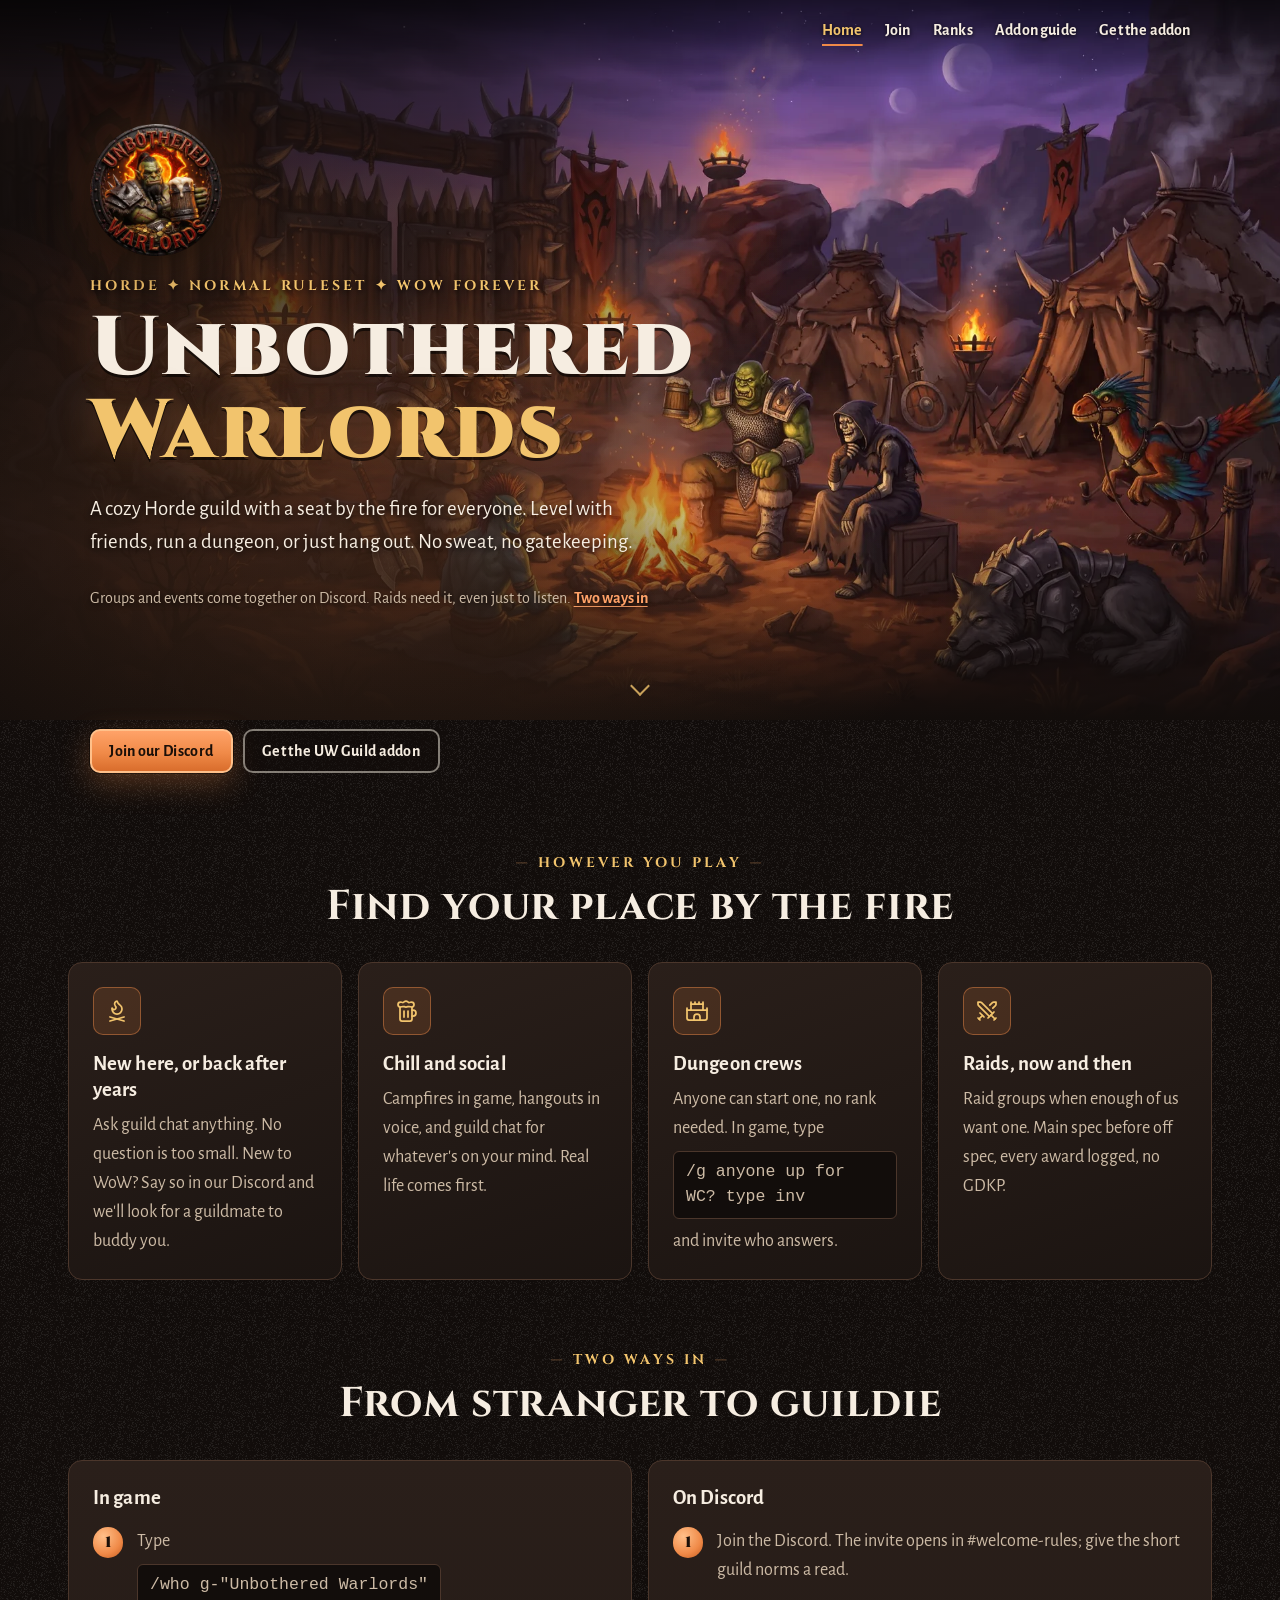
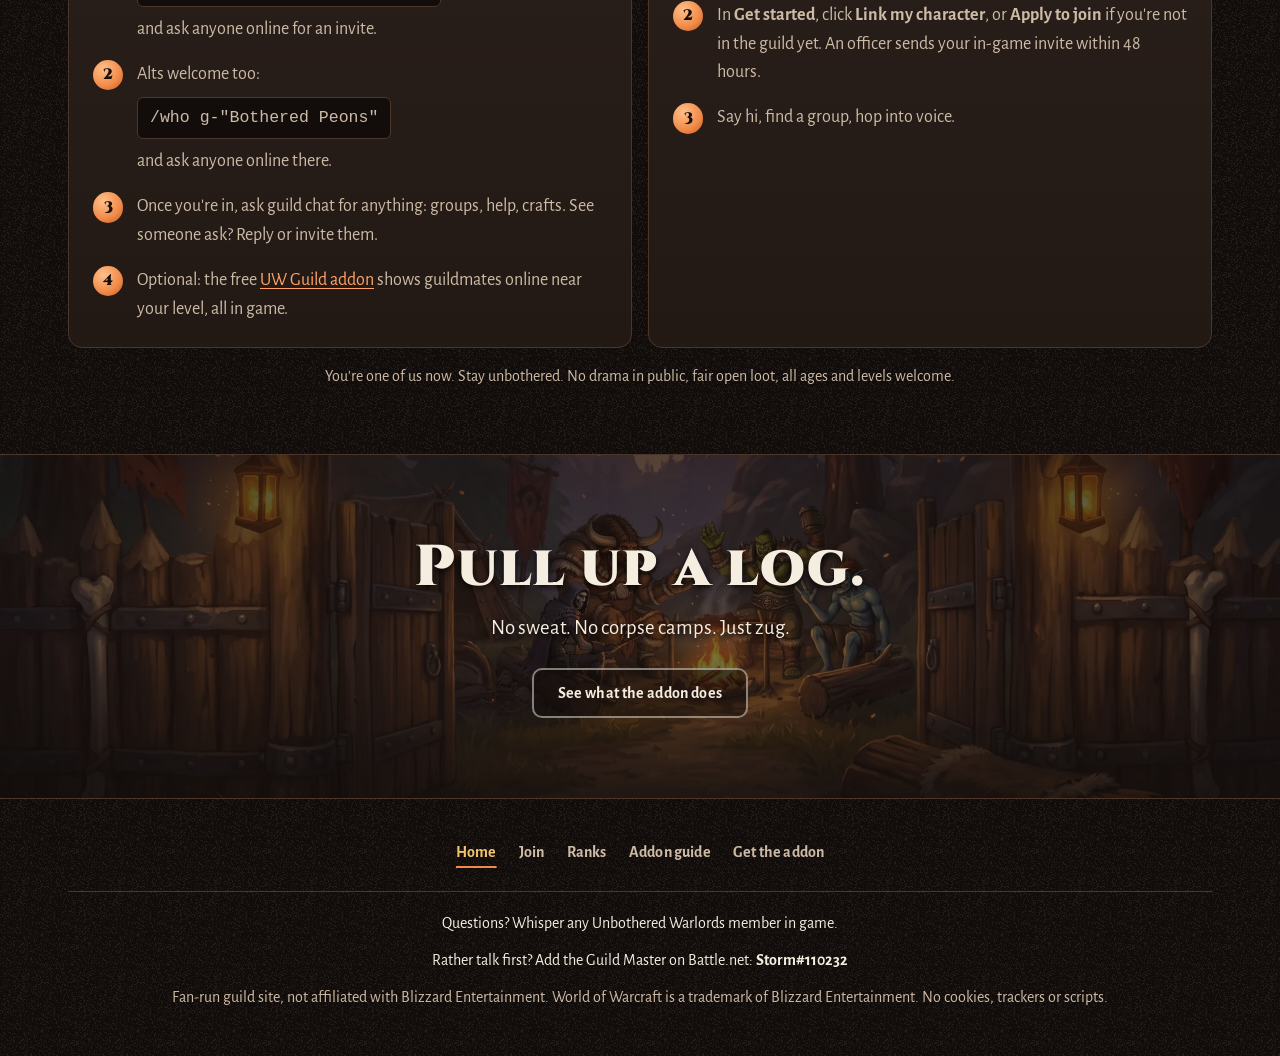
<file: index.html>
<!doctype html>
<html lang="en">
<head>
<meta charset="utf-8">
<meta name="viewport" content="width=device-width, initial-scale=1">
<meta http-equiv="Content-Security-Policy" content="default-src 'none'; script-src 'none'; style-src 'self'; img-src 'self'; font-src 'self'; base-uri 'none'; form-action 'none'">
<meta name="referrer" content="strict-origin-when-cross-origin">
<title>Unbothered Warlords · Horde guild on WoW Forever</title>
<meta name="description" content="A cozy Horde guild on WoW Forever (Normal ruleset) with a seat by the fire for everyone: easy company, quick dungeon groups and a raid when enough of us want one. All ages and levels welcome.">
<meta name="theme-color" content="#1b1411">
<link rel="canonical" href="https://unbotheredwarlords.github.io/">
<meta property="og:type" content="website">
<meta property="og:url" content="https://unbotheredwarlords.github.io/">
<meta property="og:site_name" content="Unbothered Warlords">
<meta property="og:title" content="Unbothered Warlords · Horde guild on WoW Forever">
<meta property="og:description" content="No sweat. No corpse camps. Just zug. Leveling, dungeons and chill. All ages and levels welcome.">
<meta property="og:image" content="https://unbotheredwarlords.github.io/img/og-1200x630.jpg">
<meta property="og:image:width" content="1200">
<meta property="og:image:height" content="630">
<meta property="og:image:alt" content="The Unbothered Warlords camp at dusk: Horde adventurers around a campfire beneath the guild sign">
<meta name="twitter:card" content="summary_large_image">
<link rel="icon" type="image/png" href="favicon.png">
<link rel="apple-touch-icon" href="img/apple-touch-icon.png">
<link rel="preload" href="fonts/cinzel-900.woff2" as="font" type="font/woff2" crossorigin>
<link rel="preload" href="fonts/alegreya-sans-400.woff2" as="font" type="font/woff2" crossorigin>
<link rel="preload" href="fonts/alegreya-sans-700.woff2" as="font" type="font/woff2" crossorigin>
<link rel="stylesheet" href="style.css">
</head>
<body>
<a class="skip" href="#main">Skip to content</a>
<nav class="site-nav site-nav-over" aria-label="Site">
  <div class="site-nav-inner">
    <ul>
      <li><a href="index.html" aria-current="page">Home</a></li>
      <li><a href="join.html">Join</a></li>
      <li><a href="ranks.html">Ranks</a></li>
      <li><a href="guide.html">Addon guide</a></li>
      <li><a href="addon.html">Get the addon</a></li>
    </ul>
  </div>
</nav>
<header class="hero" id="top">
  <picture class="hero-bg">
    <source type="image/webp" srcset="img/banner-640.webp 640w, img/banner-960.webp 960w, img/banner-1920.webp 1920w, img/banner-2560.webp 2560w" sizes="(orientation: portrait) 190vh, 100vw">
    <img src="img/banner-960.jpg" width="960" height="536" fetchpriority="high" alt="">
  </picture>
  <!-- Sparks rise from the fires in the picture: the campfire and four braziers (style.css, "Embers"). -->
  <div class="embers" aria-hidden="true"><div class="ember-stage"><span class="fire"></span><span class="fire"></span><span class="fire"></span><span class="fire"></span><span class="fire"></span><span class="fire"></span><span class="fire"></span><span class="fire"></span><span class="brazier b1"></span><span class="brazier b1"></span><span class="brazier b2"></span><span class="brazier b2"></span><span class="brazier b3"></span><span class="brazier b3"></span><span class="brazier b4"></span><span class="brazier b4"></span></div></div>
  <div class="hero-content">
    <img class="crest" src="img/crest-320.webp" width="132" height="132" alt="Unbothered Warlords crest: a grinning orc raising a foaming tankard in front of a fiery Horde emblem">
    <p class="eyebrow"><span class="nowrap">Horde</span> <span aria-hidden="true">✦</span> <span class="nowrap">Normal ruleset</span> <span aria-hidden="true">✦</span> <span class="nowrap">WoW Forever</span></p>
    <h1>Unbothered <span>Warlords</span></h1>
    <p class="lead">A cozy Horde guild with a seat by the fire for everyone. Level with friends, run a dungeon, or just hang out. No sweat, no gatekeeping.</p>
    <p class="hero-help">Groups and events come together on Discord. Raids need it, even just to listen. <a href="#join">Two ways in</a></p>
  </div>
  <a class="scroll-cue" href="#why" aria-label="Why join"><span aria-hidden="true"></span></a>
</header>

<!-- The page's only two buttons. They sit under the hero, then stick to the top as a slim banner (style.css, "Banner"). -->
<nav class="bar" aria-label="Join the guild">
  <div class="bar-inner">
    <div class="bar-actions">
      <a class="btn btn-primary" href="https://discord.gg/D5EZm3gAcZ" rel="noopener">Join our Discord</a>
      <a class="btn btn-ghost" href="addon.html">Get the UW Guild addon</a>
    </div>
  </div>
</nav>

<main id="main">
  <section class="section" id="why" aria-labelledby="paths-h">
    <p class="kicker">However you play</p>
    <h2 id="paths-h">Find your place by the fire</h2>
    <ul class="paths">
      <li class="path">
        <span class="path-icon" aria-hidden="true"><svg class="icon" data-icon="newcomer" viewBox="0 0 24 24" fill="none" stroke="currentColor" stroke-width="1.75" stroke-linecap="round" stroke-linejoin="round" aria-hidden="true" focusable="false"><path d="M12 2c1 3 2.5 3.5 3.5 4.5A5 5 0 0 1 17 10a5 5 0 1 1-10 0c0-.3 0-.6.1-.9a2 2 0 1 0 3.3-2C8 4.5 11 2 12 2Z"/><path d="m5 22 14-4"/><path d="m5 18 14 4"/></svg></span>
        <h3>New here, or back after years</h3>
        <p>Ask guild chat anything. No question is too small. New to WoW? Say so in our Discord and we'll look for a guildmate to buddy you.</p>
      </li>
      <li class="path">
        <span class="path-icon" aria-hidden="true"><svg class="icon" data-icon="social" viewBox="0 0 24 24" fill="none" stroke="currentColor" stroke-width="1.75" stroke-linecap="round" stroke-linejoin="round" aria-hidden="true" focusable="false"><path d="M17 11h1a3 3 0 0 1 0 6h-1"/><path d="M9 12v6"/><path d="M13 12v6"/><path d="M14 7.5c-1 0-1.44.5-3 .5s-2-.5-3-.5-1.72.5-2.5.5a2.5 2.5 0 0 1 0-5c.78 0 1.57.5 2.5.5S9.44 2 11 2s2 1.5 3 1.5 1.72-.5 2.5-.5a2.5 2.5 0 0 1 0 5c-.78 0-1.5-.5-2.5-.5Z"/><path d="M5 8v12a2 2 0 0 0 2 2h8a2 2 0 0 0 2-2V8"/></svg></span>
        <h3>Chill and social</h3>
        <p>Campfires in game, hangouts in voice, and guild chat for whatever's on your mind. Real life comes first.</p>
      </li>
      <li class="path">
        <span class="path-icon" aria-hidden="true"><svg class="icon" data-icon="dungeon" viewBox="0 0 24 24" fill="none" stroke="currentColor" stroke-width="1.75" stroke-linecap="round" stroke-linejoin="round" aria-hidden="true" focusable="false"><path d="M10 5V3"/><path d="M14 5V3"/><path d="M15 21v-3a3 3 0 0 0-6 0v3"/><path d="M18 3v8"/><path d="M18 5H6"/><path d="M22 11H2"/><path d="M22 9v10a2 2 0 0 1-2 2H4a2 2 0 0 1-2-2V9"/><path d="M6 3v8"/></svg></span>
        <h3>Dungeon crews</h3>
        <p>Anyone can start one, no rank needed. In game, type <code class="cmd">/g anyone up for WC? type inv</code> and invite who answers.</p>
      </li>
      <li class="path">
        <span class="path-icon" aria-hidden="true"><svg class="icon" data-icon="raid" viewBox="0 0 24 24" fill="none" stroke="currentColor" stroke-width="1.75" stroke-linecap="round" stroke-linejoin="round" aria-hidden="true" focusable="false"><path d="m13 19 6-6"/><path d="M14.5 17.5 3.586 6.586A2 2 0 013 5.172V3h2.172a2 2 0 011.414.586L17.5 14.5"/><path d="m14.828 6.172 2.586-2.586A2 2 0 0118.828 3H21v2.172a2 2 0 01-.586 1.414l-2.586 2.586"/><path d="m16 16 4 4"/><path d="m19 21 2-2"/><path d="m5 14 4 4"/><path d="m5 21-2-2"/><path d="M7.5 16.5 4 20"/></svg></span>
        <h3>Raids, now and then</h3>
        <p>Raid groups when enough of us want one. Main spec before off spec, every award logged, no GDKP.</p>
      </li>
    </ul>
  </section>

  <section class="section" id="join" aria-labelledby="join-h">
    <p class="kicker">Two ways in</p>
    <h2 id="join-h">From stranger to guildie</h2>
    <!-- Two ways in, in game first: Discord is highly encouraged, and needed for raids, listening in voice (Louis, 23 Nov 2026 08:54). Each
         has its own anchor for officers to link. -->
    <div class="ways">
      <article class="way" id="in-game" aria-labelledby="in-game-h">
        <h3 id="in-game-h">In game</h3>
        <ol>
          <li>Type <code class="cmd">/who <span class="tok">g-"Unbothered</span> Warlords"</code> and ask anyone online for an invite.</li>
          <li>Alts welcome too: <code class="cmd">/who <span class="tok">g-"Bothered</span> Peons"</code> and ask anyone online there.</li>
          <li>Once you're in, ask guild chat for anything: groups, help, crafts. See someone ask? Reply or invite them.</li>
          <li>Optional: the free <a href="addon.html">UW Guild addon</a> shows guildmates online near your level, all in game.</li>
        </ol>
      </article>
      <article class="way" id="discord" aria-labelledby="discord-h">
        <h3 id="discord-h">On Discord</h3>
        <ol>
          <li>Join the Discord. The invite opens in <span class="nowrap">#welcome-rules</span>; give the short guild norms a read.</li>
          <li>In <strong>Get started</strong>, click <strong>Link my character</strong>, or <strong>Apply to join</strong> if you're not in the guild yet. An officer sends your in-game invite within 48 hours.</li>
          <li>Say hi, find a group, hop into voice.</li>
        </ol>
      </article>
    </div>
    <p class="center muted small promise">You're one of us now. Stay unbothered. No drama in public, fair open loot, all ages and levels welcome.</p>
  </section>
</main>

<section class="final" aria-labelledby="final-h">
  <div class="final-inner">
    <h2 id="final-h">Pull up a log.</h2>
    <p>No sweat. No corpse camps. Just zug.</p>
    <p class="final-next"><a class="btn btn-ghost" href="guide.html">See what the addon does</a></p>
  </div>
</section>

<footer>
  <nav class="foot-nav" aria-label="Footer">
    <ul>
      <li><a href="index.html" aria-current="page">Home</a></li>
      <li><a href="join.html">Join</a></li>
      <li><a href="ranks.html">Ranks</a></li>
      <li><a href="guide.html">Addon guide</a></li>
      <li><a href="addon.html">Get the addon</a></li>
    </ul>
  </nav>
  <p class="small">Questions? Whisper any Unbothered Warlords member in game.</p>
  <p class="small">Rather talk first? Add the Guild Master on Battle.net: <span class="btag">Storm#110232</span></p>
  <p class="small muted">Fan-run guild site, not affiliated with Blizzard Entertainment. World of Warcraft is a trademark of Blizzard Entertainment. No cookies, trackers or scripts.</p>
</footer>
</body>
</html>
</file>
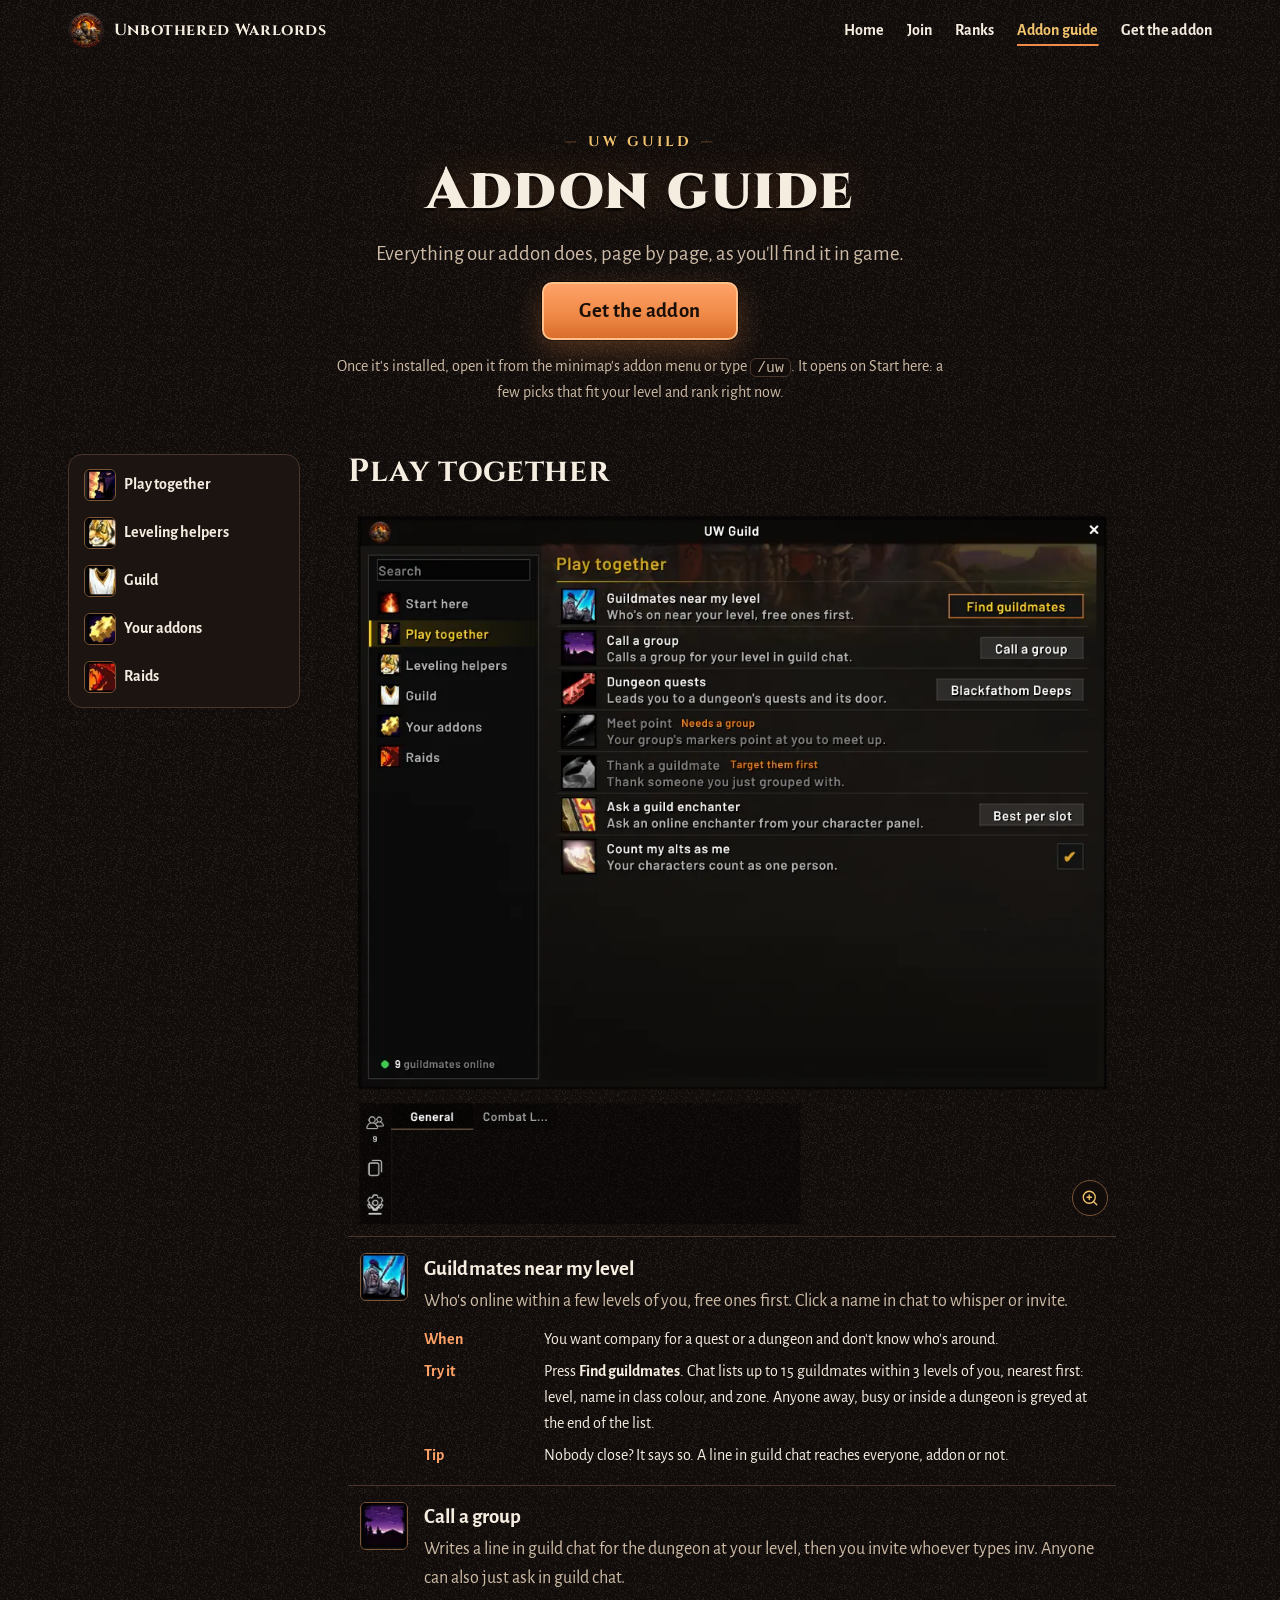
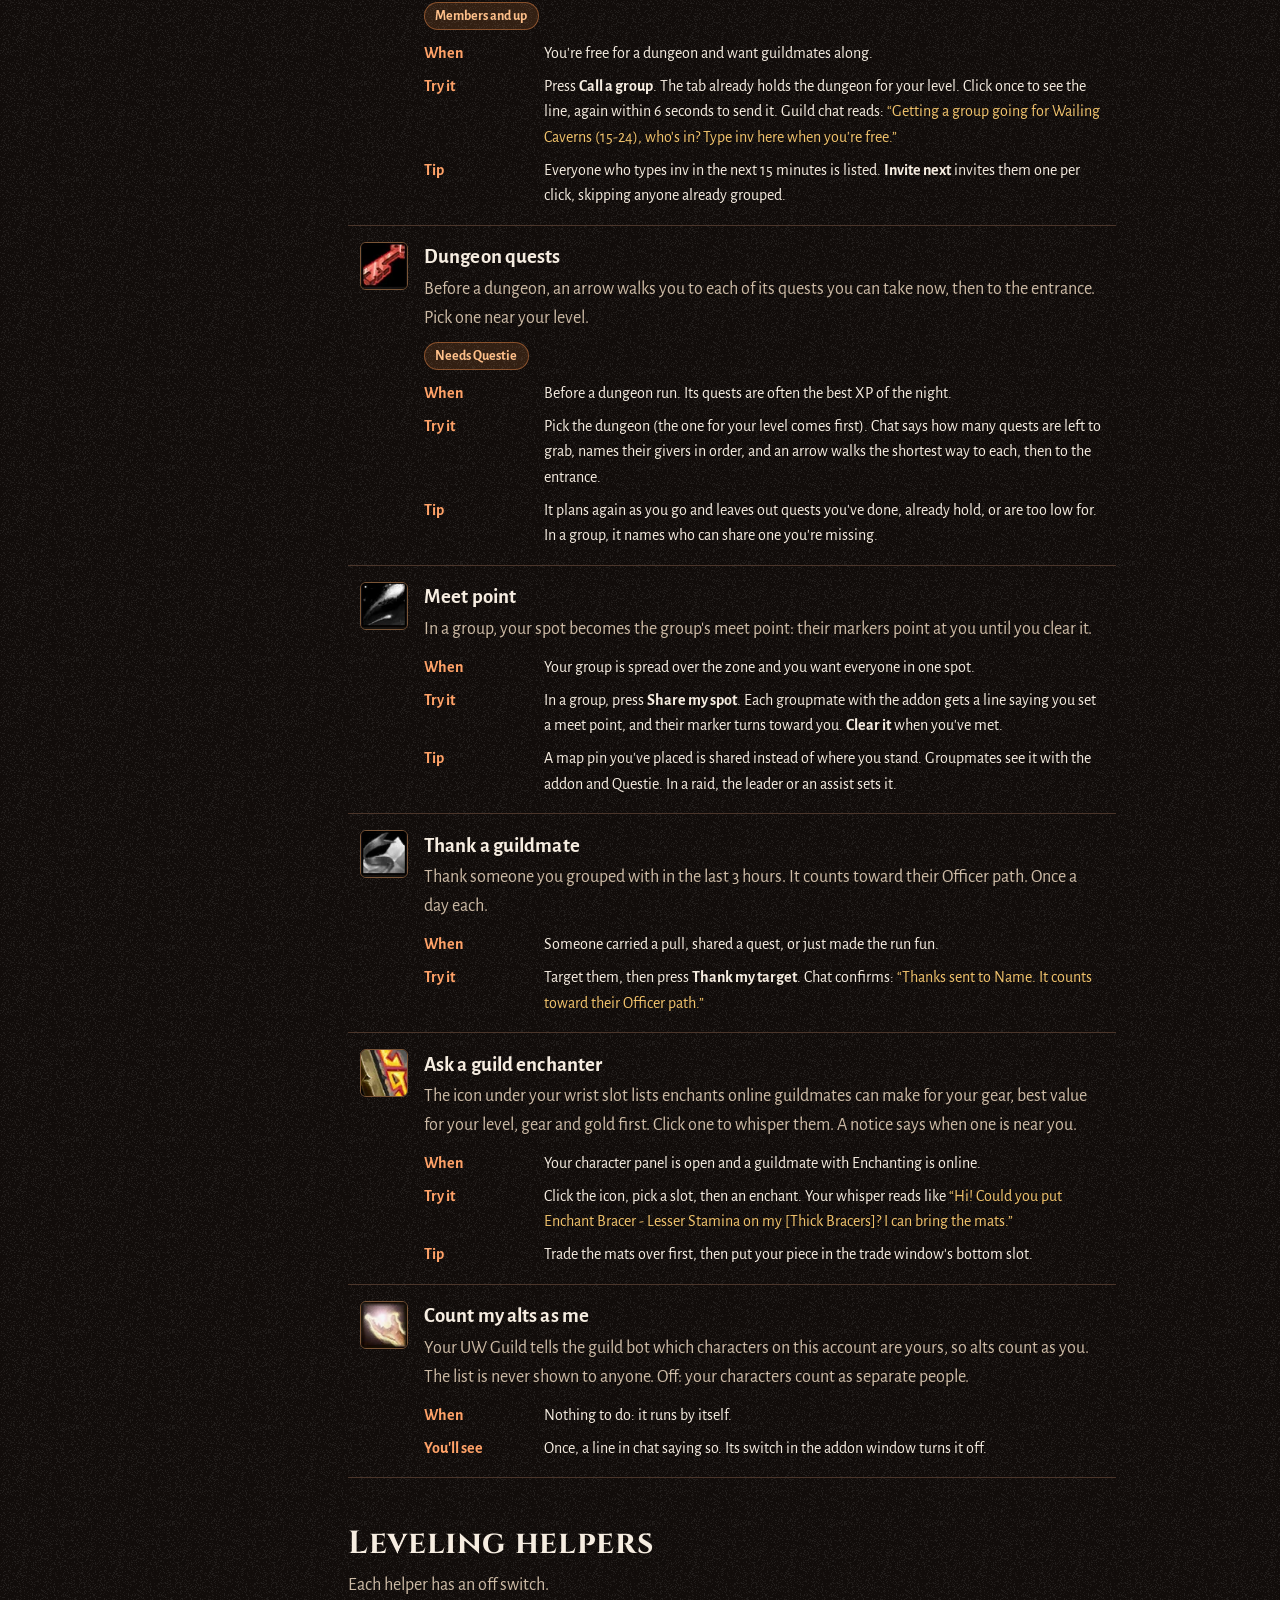
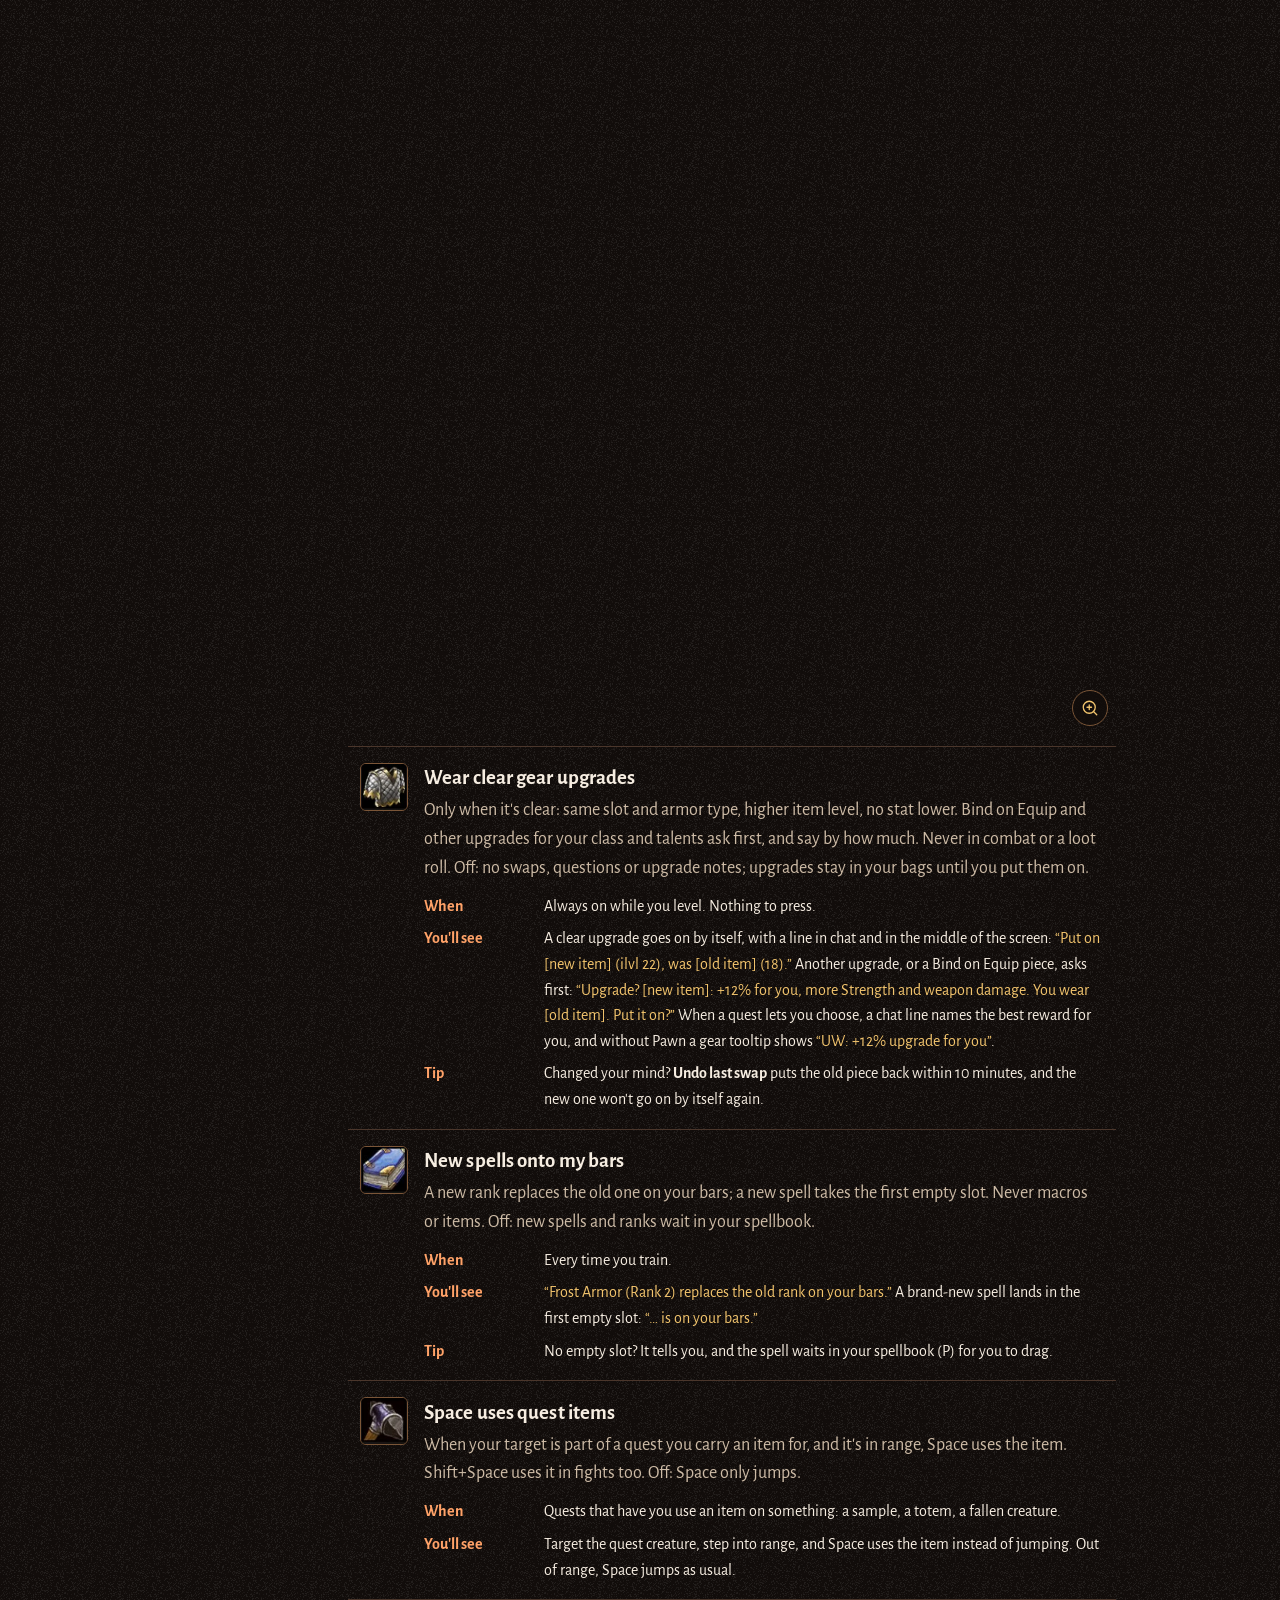
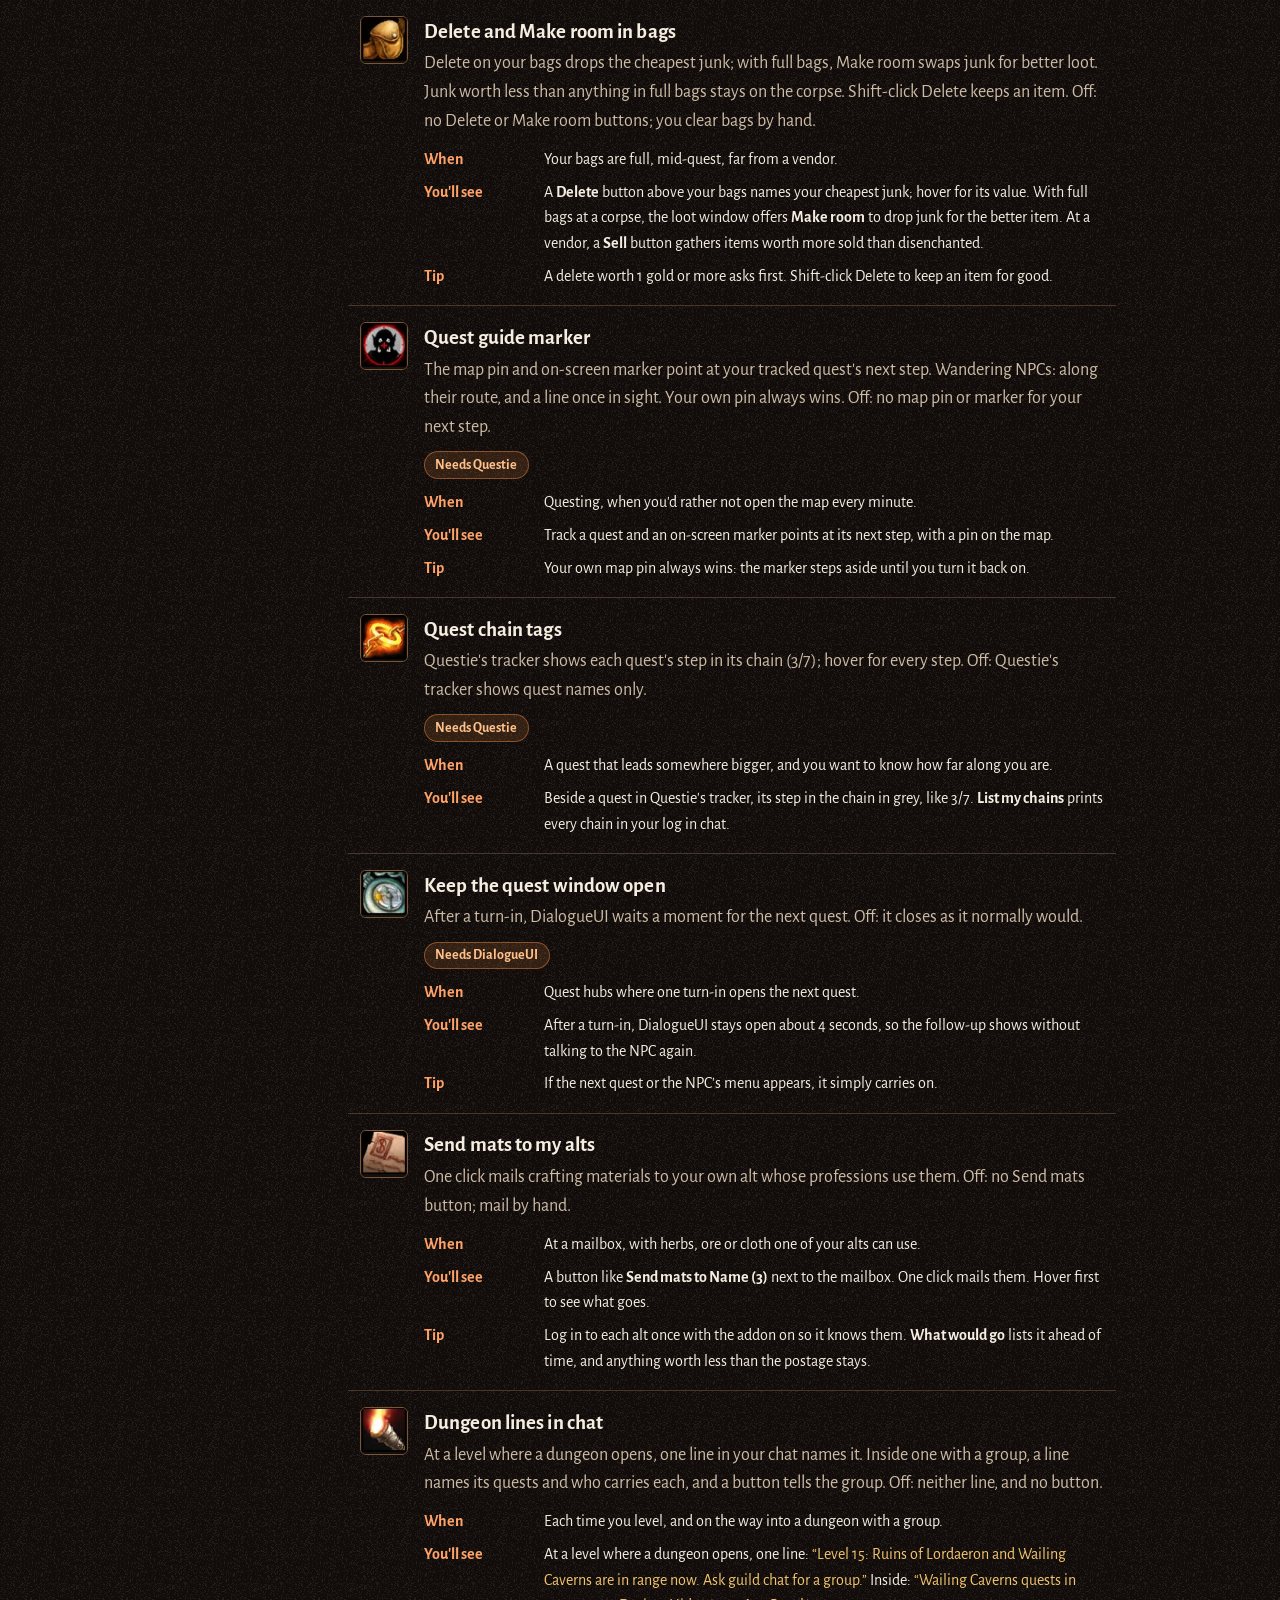
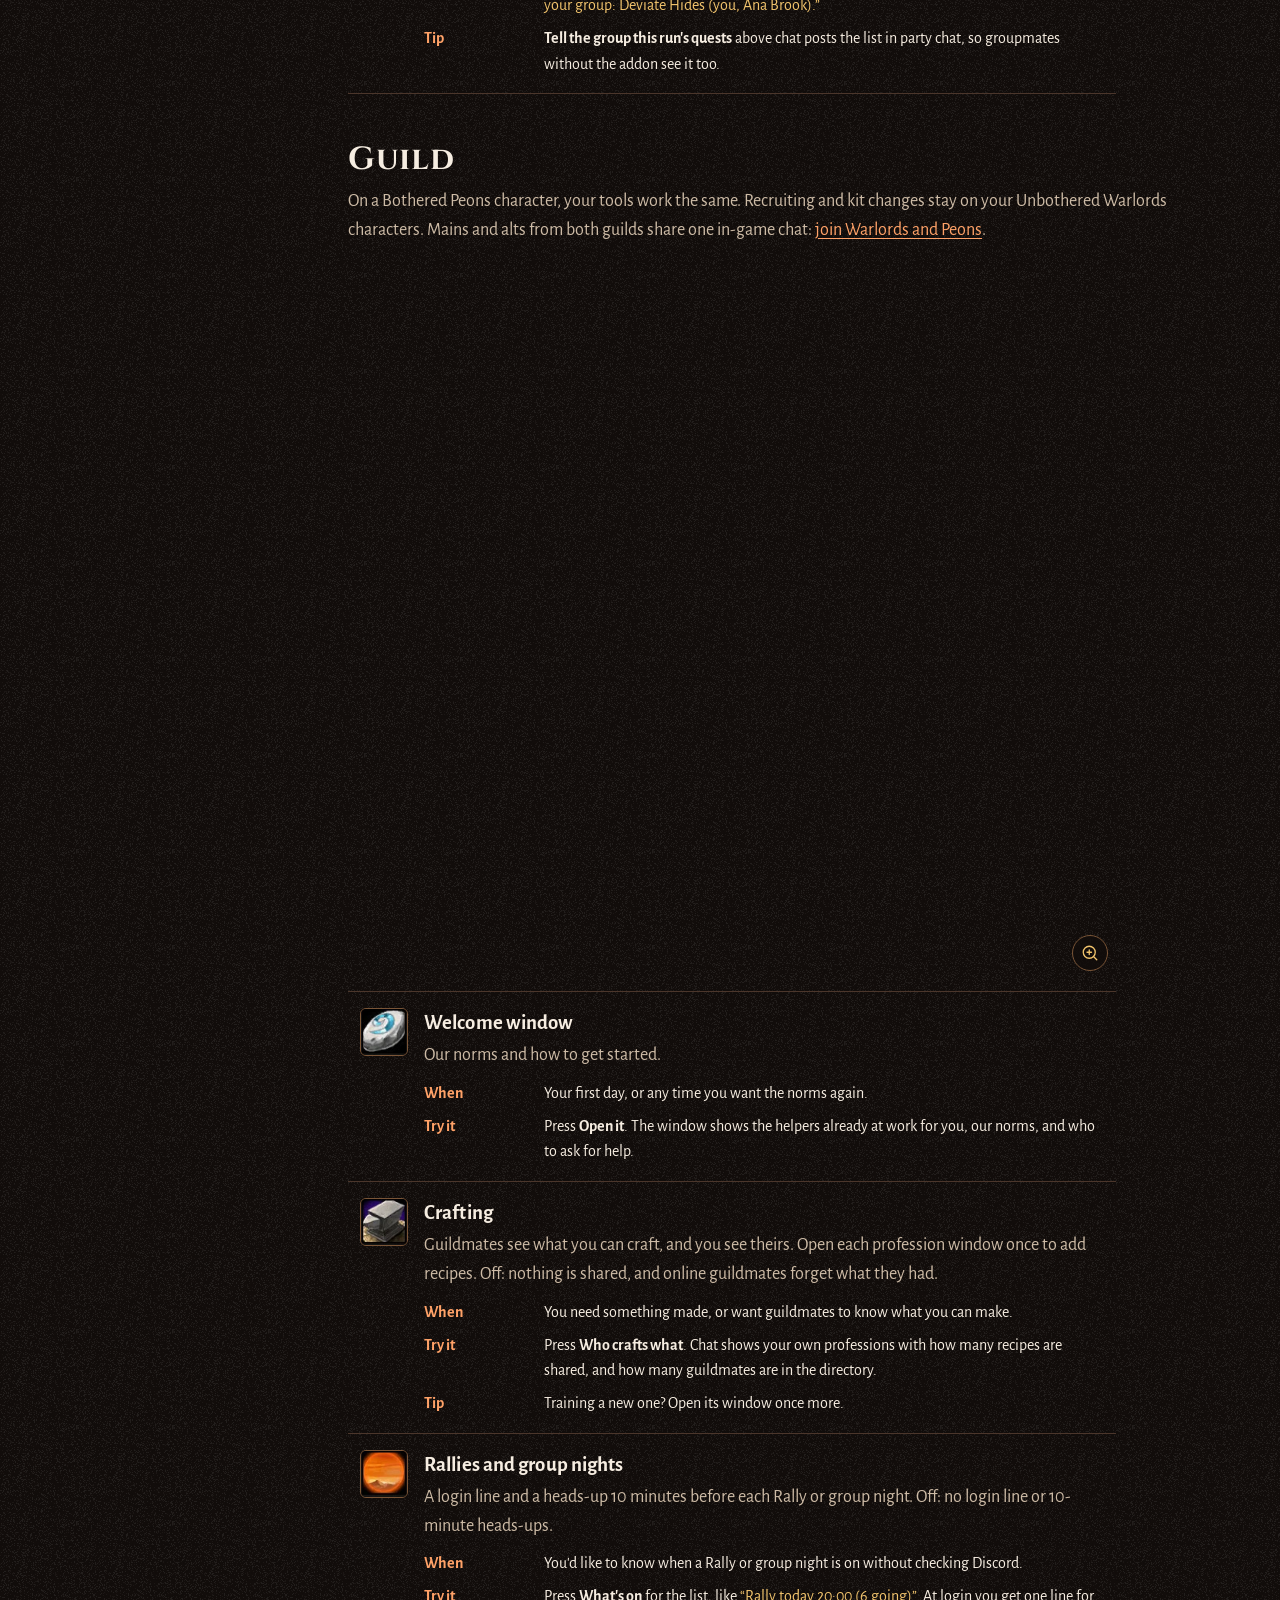
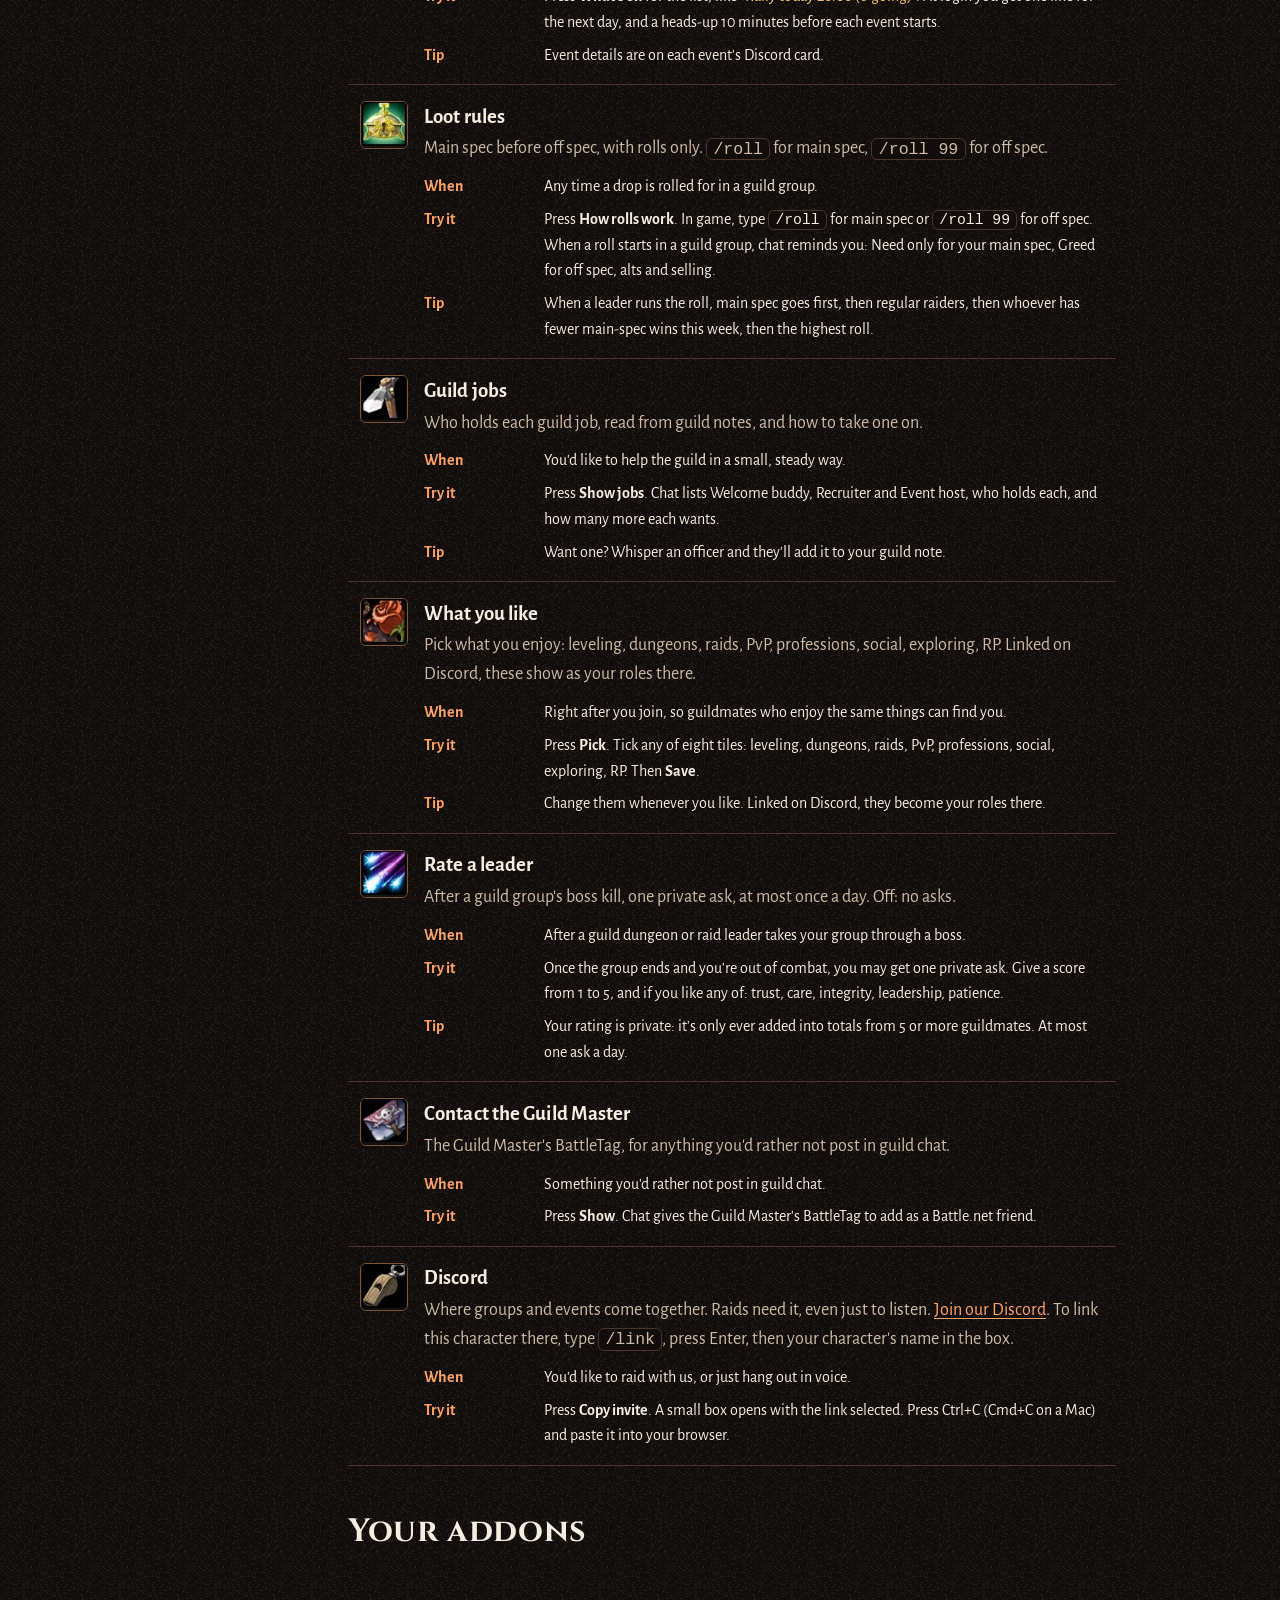
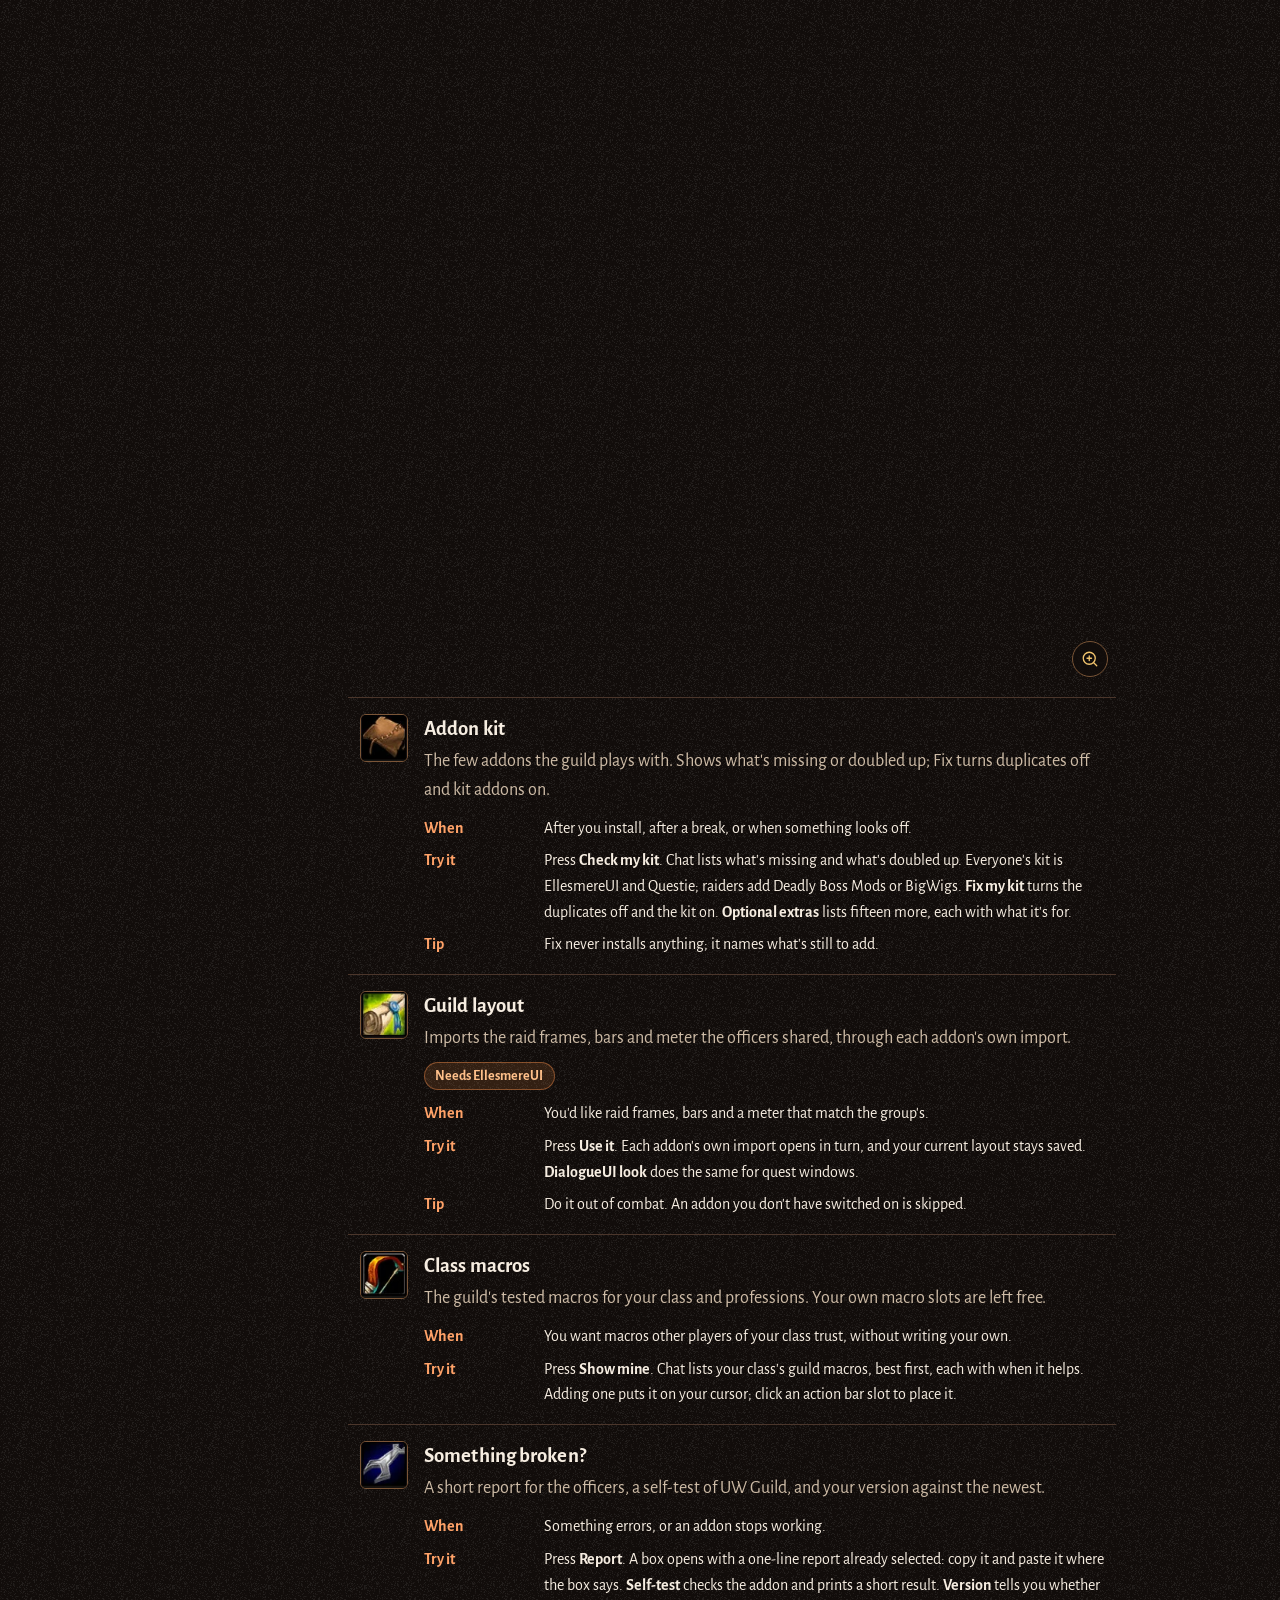
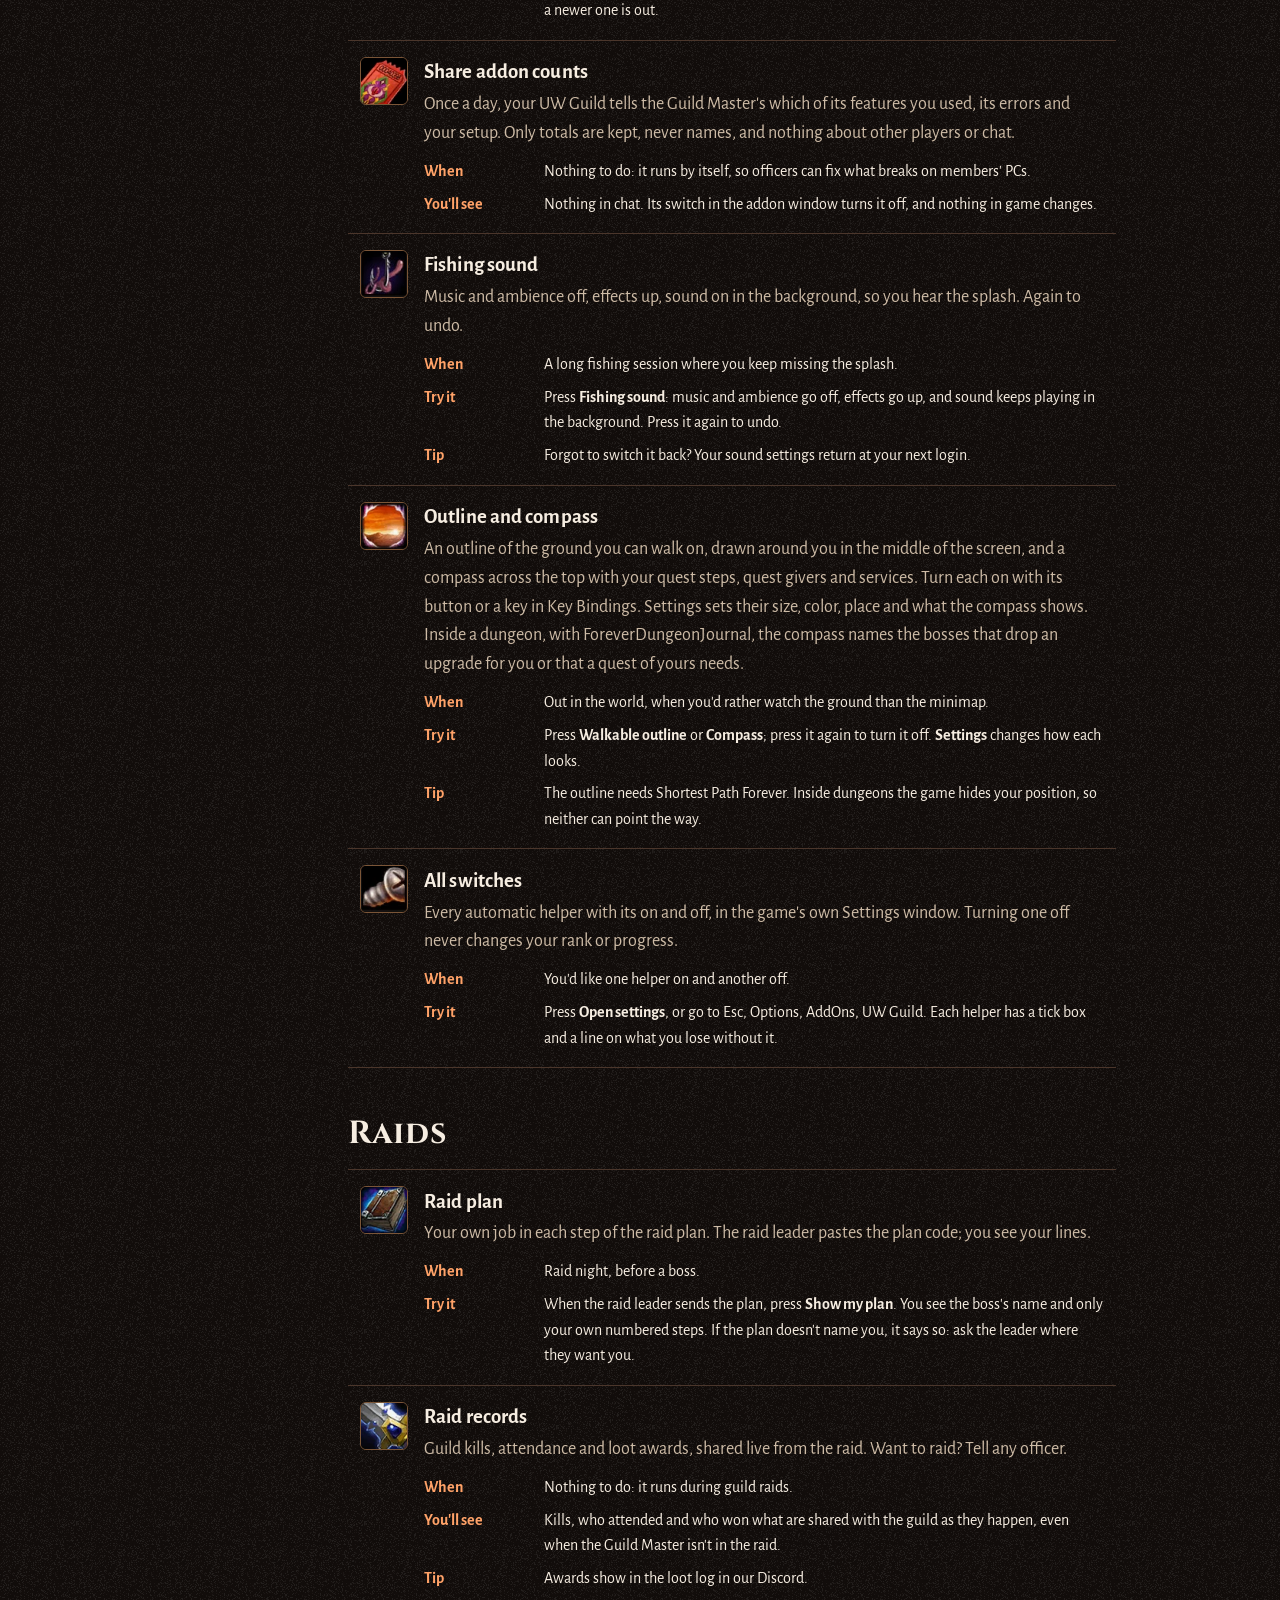
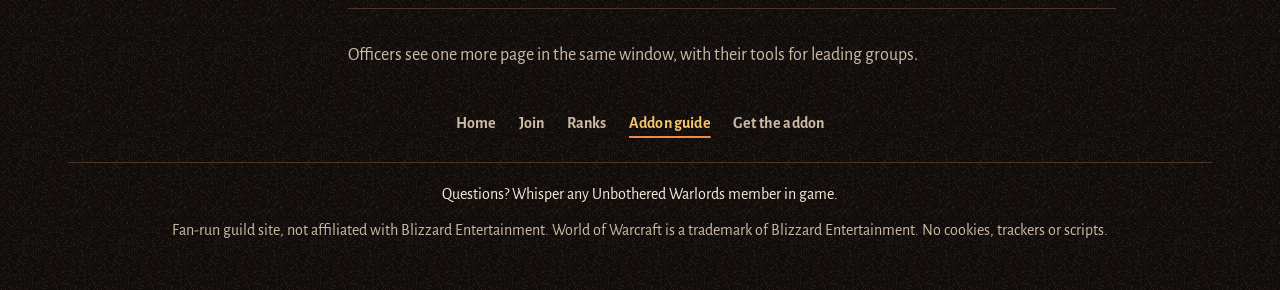
<file: guide.html>
<!doctype html>
<html lang="en">
<head>
<meta charset="utf-8">
<meta name="viewport" content="width=device-width, initial-scale=1">
<meta http-equiv="Content-Security-Policy" content="default-src 'none'; script-src 'none'; style-src 'self'; img-src 'self'; font-src 'self'; base-uri 'none'; form-action 'none'">
<meta name="referrer" content="strict-origin-when-cross-origin">
<title>Addon guide · Unbothered Warlords</title>
<meta name="description" content="Everything the UW Guild addon does, page by page, as you'll find it in game.">
<meta name="theme-color" content="#1b1411">
<link rel="canonical" href="https://unbotheredwarlords.github.io/guide">
<meta property="og:type" content="website">
<meta property="og:url" content="https://unbotheredwarlords.github.io/guide">
<meta property="og:site_name" content="Unbothered Warlords">
<meta property="og:title" content="Addon guide · Unbothered Warlords">
<meta property="og:description" content="Everything the UW Guild addon does, page by page, as you'll find it in game.">
<meta property="og:image" content="https://unbotheredwarlords.github.io/img/og-addon-1200x630.jpg">
<meta property="og:image:width" content="1200">
<meta property="og:image:height" content="630">
<meta property="og:image:alt" content="The guild crest beside a camp table at dusk: an open journal, a map, a foaming tankard and gold coins by the fire">
<meta name="twitter:card" content="summary_large_image">
<link rel="icon" type="image/png" href="favicon.png">
<link rel="apple-touch-icon" href="img/apple-touch-icon.png">
<link rel="preload" href="fonts/cinzel-900.woff2" as="font" type="font/woff2" crossorigin>
<link rel="preload" href="fonts/alegreya-sans-400.woff2" as="font" type="font/woff2" crossorigin>
<link rel="preload" href="fonts/alegreya-sans-700.woff2" as="font" type="font/woff2" crossorigin>
<link rel="stylesheet" href="style.css">
</head>
<body class="page-addon page-guide">
<a class="skip" href="#main">Skip to content</a>
<nav class="site-nav" aria-label="Site">
  <div class="site-nav-inner">
    <a class="bar-brand" href="index.html"><img src="img/mark-96.webp" width="36" height="36" alt=""><span>Unbothered Warlords</span></a>
    <ul>
      <li><a href="index.html">Home</a></li>
      <li><a href="join.html">Join</a></li>
      <li><a href="ranks.html">Ranks</a></li>
      <li><a href="guide.html" aria-current="page">Addon guide</a></li>
      <li><a href="addon.html">Get the addon</a></li>
    </ul>
  </div>
</nav>
<main id="main">
  <section class="section" aria-labelledby="guide-h">
    <p class="kicker">UW Guild</p>
    <h1 id="guide-h" class="center">Addon guide</h1>
    <p class="center page-lead">Everything our addon does, page by page, as you'll find it in game.</p>
    <p class="center get"><a class="btn btn-primary btn-lg" href="addon.html">Get the addon</a></p>
    <p class="center small muted">Once it's installed, open it from the minimap's addon menu or type <code>/uw</code>. It opens on Start here: a few picks that fit your level and rank right now.</p>
  </section>

  <!-- The in-game window's twin (Handbook.lua): its pages in its order on the left, and each row under its own
       name, so a guildmate finds the same thing in both places. An entry's id is its key in ns.HANDBOOK, so an
       officer can paste one feature: unbotheredwarlords.github.io/guide#call. bot/tests/test_site_guide.py holds the
       two together. The pictures are the addon's own window drawn at Louis's 4K EllesmereUI scale (docs/site.md), cut to the window. -->
  <div class="guide">
    <nav class="guide-rail" aria-label="Pages of the addon">
      <ul>
        <li><a href="#play"><span class="path-icon game" aria-hidden="true"><img src="img/icons/page-play.webp" width="60" height="60" alt=""></span><span>Play together</span></a></li>
        <li><a href="#level"><span class="path-icon game" aria-hidden="true"><img src="img/icons/page-level.webp" width="60" height="60" alt=""></span><span>Leveling helpers</span></a></li>
        <li><a href="#guild"><span class="path-icon game" aria-hidden="true"><img src="img/icons/page-guild.webp" width="60" height="60" alt=""></span><span>Guild</span></a></li>
        <li><a href="#addons"><span class="path-icon game" aria-hidden="true"><img src="img/icons/page-addons.webp" width="60" height="60" alt=""></span><span>Your addons</span></a></li>
        <li><a href="#raids"><span class="path-icon game" aria-hidden="true"><img src="img/icons/page-raids.webp" width="60" height="60" alt=""></span><span>Raids</span></a></li>
      </ul>
    </nav>
    <div class="guide-pages">
      <section class="guide-page" id="play" aria-labelledby="play-h">
        <h2 id="play-h">Play together</h2>
        <button class="shot-link" type="button" popovertarget="zoom-play" aria-label="Show larger: The UW Guild window on its Play together page: Guildmates near my level, Call a group, Dungeon quests, Meet point, Thank a guildmate, Ask a guild enchanter and Count my alts as me."><img class="guide-shot" src="img/sim/p_play.webp" width="984" height="920" loading="lazy" decoding="async" alt="The UW Guild window on its Play together page: Guildmates near my level, Call a group, Dungeon quests, Meet point, Thank a guildmate, Ask a guild enchanter and Count my alts as me."><span class="zoom-badge" aria-hidden="true"><svg class="icon" data-icon="zoom" viewBox="0 0 24 24" fill="none" stroke="currentColor" stroke-width="1.75" stroke-linecap="round" stroke-linejoin="round" aria-hidden="true" focusable="false"><circle cx="11" cy="11" r="8"/><path d="m21 21-4.35-4.35"/><path d="M11 8v6"/><path d="M8 11h6"/></svg></span></button>
        <div class="zoom" id="zoom-play" popover role="dialog" aria-label="The UW Guild window on its Play together page: Guildmates near my level, Call a group, Dungeon quests, Meet point, Thank a guildmate, Ask a guild enchanter and Count my alts as me."><button class="zoom-hit" type="button" popovertarget="zoom-play" popovertargetaction="hide" aria-label="Close the larger picture"><span class="zoom-close" aria-hidden="true"><svg class="icon" data-icon="close" viewBox="0 0 24 24" fill="none" stroke="currentColor" stroke-width="1.75" stroke-linecap="round" stroke-linejoin="round" aria-hidden="true" focusable="false"><path d="M18 6 6 18"/><path d="m6 6 12 12"/></svg></span><span class="zoom-pan"><img loading="lazy" decoding="async" class="zoom-img" src="img/sim/p_play.webp" width="984" height="920" alt="The UW Guild window on its Play together page: Guildmates near my level, Call a group, Dungeon quests, Meet point, Thank a guildmate, Ask a guild enchanter and Count my alts as me."></span></button></div>
        <ul class="features">
          <li class="feature" id="near">
            <span class="path-icon game" aria-hidden="true"><img src="img/icons/near.webp" width="60" height="60" alt=""></span>
            <div>
              <h3><a href="#near">Guildmates near my level</a></h3>
              <p>Who's online within a few levels of you, free ones first. Click a name in chat to whisper or invite.</p>
              <dl class="how"><div><dt>When</dt><dd>You want company for a quest or a dungeon and don't know who's around.</dd></div><div><dt>Try it</dt><dd>Press <b>Find guildmates</b>. Chat lists up to 15 guildmates within 3 levels of you, nearest first: level, name in class colour, and zone. Anyone away, busy or inside a dungeon is greyed at the end of the list.</dd></div><div><dt>Tip</dt><dd>Nobody close? It says so. A line in guild chat reaches everyone, addon or not.</dd></div></dl>
            </div>
          </li>
          <li class="feature" id="call">
            <span class="path-icon game" aria-hidden="true"><img src="img/icons/call.webp" width="60" height="60" alt=""></span>
            <div>
              <h3><a href="#call">Call a group</a></h3>
              <p>Writes a line in guild chat for the dungeon at your level, then you invite whoever types inv. Anyone can also just ask in guild chat.</p>
              <p class="tags"><span class="tag">Members and up</span></p>
              <dl class="how"><div><dt>When</dt><dd>You're free for a dungeon and want guildmates along.</dd></div><div><dt>Try it</dt><dd>Press <b>Call a group</b>. The tab already holds the dungeon for your level. Click once to see the line, again within 6 seconds to send it. Guild chat reads: <q>Getting a group going for Wailing Caverns (15-24), who's in? Type inv here when you're free.</q></dd></div><div><dt>Tip</dt><dd>Everyone who types inv in the next 15 minutes is listed. <b>Invite next</b> invites them one per click, skipping anyone already grouped.</dd></div></dl>
            </div>
          </li>
          <li class="feature" id="prep">
            <span class="path-icon game" aria-hidden="true"><img src="img/icons/prep.webp" width="60" height="60" alt=""></span>
            <div>
              <h3><a href="#prep">Dungeon quests</a></h3>
              <p>Before a dungeon, an arrow walks you to each of its quests you can take now, then to the entrance. Pick one near your level.</p>
              <p class="tags"><span class="tag">Needs Questie</span></p>
              <dl class="how"><div><dt>When</dt><dd>Before a dungeon run. Its quests are often the best XP of the night.</dd></div><div><dt>Try it</dt><dd>Pick the dungeon (the one for your level comes first). Chat says how many quests are left to grab, names their givers in order, and an arrow walks the shortest way to each, then to the entrance.</dd></div><div><dt>Tip</dt><dd>It plans again as you go and leaves out quests you've done, already hold, or are too low for. In a group, it names who can share one you're missing.</dd></div></dl>
            </div>
          </li>
          <li class="feature" id="meet">
            <span class="path-icon game" aria-hidden="true"><img src="img/icons/meet.webp" width="60" height="60" alt=""></span>
            <div>
              <h3><a href="#meet">Meet point</a></h3>
              <p>In a group, your spot becomes the group's meet point: their markers point at you until you clear it.</p>
              <dl class="how"><div><dt>When</dt><dd>Your group is spread over the zone and you want everyone in one spot.</dd></div><div><dt>Try it</dt><dd>In a group, press <b>Share my spot</b>. Each groupmate with the addon gets a line saying you set a meet point, and their marker turns toward you. <b>Clear it</b> when you've met.</dd></div><div><dt>Tip</dt><dd>A map pin you've placed is shared instead of where you stand. Groupmates see it with the addon and Questie. In a raid, the leader or an assist sets it.</dd></div></dl>
            </div>
          </li>
          <li class="feature" id="thanks">
            <span class="path-icon game" aria-hidden="true"><img src="img/icons/thanks.webp" width="60" height="60" alt=""></span>
            <div>
              <h3><a href="#thanks">Thank a guildmate</a></h3>
              <p>Thank someone you grouped with in the last 3 hours. It counts toward their Officer path. Once a day each.</p>
              <dl class="how"><div><dt>When</dt><dd>Someone carried a pull, shared a quest, or just made the run fun.</dd></div><div><dt>Try it</dt><dd>Target them, then press <b>Thank my target</b>. Chat confirms: <q>Thanks sent to Name. It counts toward their Officer path.</q></dd></div></dl>
            </div>
          </li>
          <li class="feature" id="enchant">
            <span class="path-icon game" aria-hidden="true"><img src="img/icons/enchant.webp" width="60" height="60" alt=""></span>
            <div>
              <h3><a href="#enchant">Ask a guild enchanter</a></h3>
              <p>The icon under your wrist slot lists enchants online guildmates can make for your gear, best value for your level, gear and gold first. Click one to whisper them. A notice says when one is near you.</p>
              <dl class="how"><div><dt>When</dt><dd>Your character panel is open and a guildmate with Enchanting is online.</dd></div><div><dt>Try it</dt><dd>Click the icon, pick a slot, then an enchant. Your whisper reads like <q>Hi! Could you put Enchant Bracer - Lesser Stamina on my [Thick Bracers]? I can bring the mats.</q></dd></div><div><dt>Tip</dt><dd>Trade the mats over first, then put your piece in the trade window's bottom slot.</dd></div></dl>
            </div>
          </li>
          <li class="feature" id="alts">
            <span class="path-icon game" aria-hidden="true"><img src="img/icons/alts.webp" width="60" height="60" alt=""></span>
            <div>
              <h3><a href="#alts">Count my alts as me</a></h3>
              <p>Your UW Guild tells the guild bot which characters on this account are yours, so alts count as you. The list is never shown to anyone. Off: your characters count as separate people.</p>
              <dl class="how"><div><dt>When</dt><dd>Nothing to do: it runs by itself.</dd></div><div><dt>You'll see</dt><dd>Once, a line in chat saying so. Its switch in the addon window turns it off.</dd></div></dl>
            </div>
          </li>
        </ul>
      </section>
      <section class="guide-page" id="level" aria-labelledby="level-h">
        <h2 id="level-h">Leveling helpers</h2>
        <p class="guide-intro">Each helper has an off switch.</p>
        <button class="shot-link" type="button" popovertarget="zoom-level" aria-label="Show larger: The UW Guild window on its Leveling helpers page: nine helpers, each with a tick box to switch it off."><img class="guide-shot" src="img/sim/p_level.webp" width="984" height="920" loading="lazy" decoding="async" alt="The UW Guild window on its Leveling helpers page: nine helpers, each with a tick box to switch it off."><span class="zoom-badge" aria-hidden="true"><svg class="icon" data-icon="zoom" viewBox="0 0 24 24" fill="none" stroke="currentColor" stroke-width="1.75" stroke-linecap="round" stroke-linejoin="round" aria-hidden="true" focusable="false"><circle cx="11" cy="11" r="8"/><path d="m21 21-4.35-4.35"/><path d="M11 8v6"/><path d="M8 11h6"/></svg></span></button>
        <div class="zoom" id="zoom-level" popover role="dialog" aria-label="The UW Guild window on its Leveling helpers page: nine helpers, each with a tick box to switch it off."><button class="zoom-hit" type="button" popovertarget="zoom-level" popovertargetaction="hide" aria-label="Close the larger picture"><span class="zoom-close" aria-hidden="true"><svg class="icon" data-icon="close" viewBox="0 0 24 24" fill="none" stroke="currentColor" stroke-width="1.75" stroke-linecap="round" stroke-linejoin="round" aria-hidden="true" focusable="false"><path d="M18 6 6 18"/><path d="m6 6 12 12"/></svg></span><span class="zoom-pan"><img loading="lazy" decoding="async" class="zoom-img" src="img/sim/p_level.webp" width="984" height="920" alt="The UW Guild window on its Leveling helpers page: nine helpers, each with a tick box to switch it off."></span></button></div>
        <ul class="features">
          <li class="feature" id="gear">
            <span class="path-icon game" aria-hidden="true"><img src="img/icons/gear.webp" width="60" height="60" alt=""></span>
            <div>
              <h3><a href="#gear">Wear clear gear upgrades</a></h3>
              <p>Only when it's clear: same slot and armor type, higher item level, no stat lower. Bind on Equip and other upgrades for your class and talents ask first, and say by how much. Never in combat or a loot roll. Off: no swaps, questions or upgrade notes; upgrades stay in your bags until you put them on.</p>
              <dl class="how"><div><dt>When</dt><dd>Always on while you level. Nothing to press.</dd></div><div><dt>You'll see</dt><dd>A clear upgrade goes on by itself, with a line in chat and in the middle of the screen: <q>Put on [new item] (ilvl 22), was [old item] (18).</q> Another upgrade, or a Bind on Equip piece, asks first: <q>Upgrade? [new item]: +12% for you, more Strength and weapon damage. You wear [old item]. Put it on?</q> When a quest lets you choose, a chat line names the best reward for you, and without Pawn a gear tooltip shows <q>UW: +12% upgrade for you</q>.</dd></div><div><dt>Tip</dt><dd>Changed your mind? <b>Undo last swap</b> puts the old piece back within 10 minutes, and the new one won't go on by itself again.</dd></div></dl>
            </div>
          </li>
          <li class="feature" id="bars">
            <span class="path-icon game" aria-hidden="true"><img src="img/icons/bars.webp" width="60" height="60" alt=""></span>
            <div>
              <h3><a href="#bars">New spells onto my bars</a></h3>
              <p>A new rank replaces the old one on your bars; a new spell takes the first empty slot. Never macros or items. Off: new spells and ranks wait in your spellbook.</p>
              <dl class="how"><div><dt>When</dt><dd>Every time you train.</dd></div><div><dt>You'll see</dt><dd><q>Frost Armor (Rank 2) replaces the old rank on your bars.</q> A brand-new spell lands in the first empty slot: <q>… is on your bars.</q></dd></div><div><dt>Tip</dt><dd>No empty slot? It tells you, and the spell waits in your spellbook (P) for you to drag.</dd></div></dl>
            </div>
          </li>
          <li class="feature" id="space">
            <span class="path-icon game" aria-hidden="true"><img src="img/icons/space.webp" width="60" height="60" alt=""></span>
            <div>
              <h3><a href="#space">Space uses quest items</a></h3>
              <p>When your target is part of a quest you carry an item for, and it's in range, Space uses the item. Shift+Space uses it in fights too. Off: Space only jumps.</p>
              <dl class="how"><div><dt>When</dt><dd>Quests that have you use an item on something: a sample, a totem, a fallen creature.</dd></div><div><dt>You'll see</dt><dd>Target the quest creature, step into range, and Space uses the item instead of jumping. Out of range, Space jumps as usual.</dd></div></dl>
            </div>
          </li>
          <li class="feature" id="bags">
            <span class="path-icon game" aria-hidden="true"><img src="img/icons/bags.webp" width="60" height="60" alt=""></span>
            <div>
              <h3><a href="#bags">Delete and Make room in bags</a></h3>
              <p>Delete on your bags drops the cheapest junk; with full bags, Make room swaps junk for better loot. Junk worth less than anything in full bags stays on the corpse. Shift-click Delete keeps an item. Off: no Delete or Make room buttons; you clear bags by hand.</p>
              <dl class="how"><div><dt>When</dt><dd>Your bags are full, mid-quest, far from a vendor.</dd></div><div><dt>You'll see</dt><dd>A <b>Delete</b> button above your bags names your cheapest junk; hover for its value. With full bags at a corpse, the loot window offers <b>Make room</b> to drop junk for the better item. At a vendor, a <b>Sell</b> button gathers items worth more sold than disenchanted.</dd></div><div><dt>Tip</dt><dd>A delete worth 1 gold or more asks first. Shift-click Delete to keep an item for good.</dd></div></dl>
            </div>
          </li>
          <li class="feature" id="guide">
            <span class="path-icon game" aria-hidden="true"><img src="img/icons/guide.webp" width="60" height="60" alt=""></span>
            <div>
              <h3><a href="#guide">Quest guide marker</a></h3>
              <p>The map pin and on-screen marker point at your tracked quest's next step. Wandering NPCs: along their route, and a line once in sight. Your own pin always wins. Off: no map pin or marker for your next step.</p>
              <p class="tags"><span class="tag">Needs Questie</span></p>
              <dl class="how"><div><dt>When</dt><dd>Questing, when you'd rather not open the map every minute.</dd></div><div><dt>You'll see</dt><dd>Track a quest and an on-screen marker points at its next step, with a pin on the map.</dd></div><div><dt>Tip</dt><dd>Your own map pin always wins: the marker steps aside until you turn it back on.</dd></div></dl>
            </div>
          </li>
          <li class="feature" id="chain">
            <span class="path-icon game" aria-hidden="true"><img src="img/icons/chain.webp" width="60" height="60" alt=""></span>
            <div>
              <h3><a href="#chain">Quest chain tags</a></h3>
              <p>Questie's tracker shows each quest's step in its chain (3/7); hover for every step. Off: Questie's tracker shows quest names only.</p>
              <p class="tags"><span class="tag">Needs Questie</span></p>
              <dl class="how"><div><dt>When</dt><dd>A quest that leads somewhere bigger, and you want to know how far along you are.</dd></div><div><dt>You'll see</dt><dd>Beside a quest in Questie's tracker, its step in the chain in grey, like 3/7. <b>List my chains</b> prints every chain in your log in chat.</dd></div></dl>
            </div>
          </li>
          <li class="feature" id="hold">
            <span class="path-icon game" aria-hidden="true"><img src="img/icons/hold.webp" width="60" height="60" alt=""></span>
            <div>
              <h3><a href="#hold">Keep the quest window open</a></h3>
              <p>After a turn-in, DialogueUI waits a moment for the next quest. Off: it closes as it normally would.</p>
              <p class="tags"><span class="tag">Needs DialogueUI</span></p>
              <dl class="how"><div><dt>When</dt><dd>Quest hubs where one turn-in opens the next quest.</dd></div><div><dt>You'll see</dt><dd>After a turn-in, DialogueUI stays open about 4 seconds, so the follow-up shows without talking to the NPC again.</dd></div><div><dt>Tip</dt><dd>If the next quest or the NPC's menu appears, it simply carries on.</dd></div></dl>
            </div>
          </li>
          <li class="feature" id="mail">
            <span class="path-icon game" aria-hidden="true"><img src="img/icons/mail.webp" width="60" height="60" alt=""></span>
            <div>
              <h3><a href="#mail">Send mats to my alts</a></h3>
              <p>One click mails crafting materials to your own alt whose professions use them. Off: no Send mats button; mail by hand.</p>
              <dl class="how"><div><dt>When</dt><dd>At a mailbox, with herbs, ore or cloth one of your alts can use.</dd></div><div><dt>You'll see</dt><dd>A button like <b>Send mats to Name (3)</b> next to the mailbox. One click mails them. Hover first to see what goes.</dd></div><div><dt>Tip</dt><dd>Log in to each alt once with the addon on so it knows them. <b>What would go</b> lists it ahead of time, and anything worth less than the postage stays.</dd></div></dl>
            </div>
          </li>
          <li class="feature" id="dungeons">
            <span class="path-icon game" aria-hidden="true"><img src="img/icons/dungeons.webp" width="60" height="60" alt=""></span>
            <div>
              <h3><a href="#dungeons">Dungeon lines in chat</a></h3>
              <p>At a level where a dungeon opens, one line in your chat names it. Inside one with a group, a line names its quests and who carries each, and a button tells the group. Off: neither line, and no button.</p>
              <dl class="how"><div><dt>When</dt><dd>Each time you level, and on the way into a dungeon with a group.</dd></div><div><dt>You'll see</dt><dd>At a level where a dungeon opens, one line: <q>Level 15: Ruins of Lordaeron and Wailing Caverns are in range now. Ask guild chat for a group.</q> Inside: <q>Wailing Caverns quests in your group: Deviate Hides (you, Ana Brook).</q></dd></div><div><dt>Tip</dt><dd><b>Tell the group this run's quests</b> above chat posts the list in party chat, so groupmates without the addon see it too.</dd></div></dl>
            </div>
          </li>
        </ul>
      </section>
      <section class="guide-page" id="guild" aria-labelledby="guild-h">
        <h2 id="guild-h">Guild</h2>
        <p class="guide-intro">On a Bothered Peons character, your tools work the same. Recruiting and kit changes stay on your Unbothered Warlords characters. Mains and alts from both guilds share one in-game chat: <a href="https://www.worldofwarcraft.com/invite/BlegM4rfype?region=US&amp;faction=Horde" rel="noopener">join Warlords and Peons</a>.</p>
        <button class="shot-link" type="button" popovertarget="zoom-guild" aria-label="Show larger: The UW Guild window on its Guild page: nine rows from the Welcome window to Discord, each with its button."><img class="guide-shot" src="img/sim/p_guild.webp" width="984" height="920" loading="lazy" decoding="async" alt="The UW Guild window on its Guild page: nine rows from the Welcome window to Discord, each with its button."><span class="zoom-badge" aria-hidden="true"><svg class="icon" data-icon="zoom" viewBox="0 0 24 24" fill="none" stroke="currentColor" stroke-width="1.75" stroke-linecap="round" stroke-linejoin="round" aria-hidden="true" focusable="false"><circle cx="11" cy="11" r="8"/><path d="m21 21-4.35-4.35"/><path d="M11 8v6"/><path d="M8 11h6"/></svg></span></button>
        <div class="zoom" id="zoom-guild" popover role="dialog" aria-label="The UW Guild window on its Guild page: nine rows from the Welcome window to Discord, each with its button."><button class="zoom-hit" type="button" popovertarget="zoom-guild" popovertargetaction="hide" aria-label="Close the larger picture"><span class="zoom-close" aria-hidden="true"><svg class="icon" data-icon="close" viewBox="0 0 24 24" fill="none" stroke="currentColor" stroke-width="1.75" stroke-linecap="round" stroke-linejoin="round" aria-hidden="true" focusable="false"><path d="M18 6 6 18"/><path d="m6 6 12 12"/></svg></span><span class="zoom-pan"><img loading="lazy" decoding="async" class="zoom-img" src="img/sim/p_guild.webp" width="984" height="920" alt="The UW Guild window on its Guild page: nine rows from the Welcome window to Discord, each with its button."></span></button></div>
        <ul class="features">
          <li class="feature" id="welcome">
            <span class="path-icon game" aria-hidden="true"><img src="img/icons/welcome.webp" width="60" height="60" alt=""></span>
            <div>
              <h3><a href="#welcome">Welcome window</a></h3>
              <p>Our norms and how to get started.</p>
              <dl class="how"><div><dt>When</dt><dd>Your first day, or any time you want the norms again.</dd></div><div><dt>Try it</dt><dd>Press <b>Open it</b>. The window shows the helpers already at work for you, our norms, and who to ask for help.</dd></div></dl>
            </div>
          </li>
          <li class="feature" id="craft">
            <span class="path-icon game" aria-hidden="true"><img src="img/icons/craft.webp" width="60" height="60" alt=""></span>
            <div>
              <h3><a href="#craft">Crafting</a></h3>
              <p>Guildmates see what you can craft, and you see theirs. Open each profession window once to add recipes. Off: nothing is shared, and online guildmates forget what they had.</p>
              <dl class="how"><div><dt>When</dt><dd>You need something made, or want guildmates to know what you can make.</dd></div><div><dt>Try it</dt><dd>Press <b>Who crafts what</b>. Chat shows your own professions with how many recipes are shared, and how many guildmates are in the directory.</dd></div><div><dt>Tip</dt><dd>Training a new one? Open its window once more.</dd></div></dl>
            </div>
          </li>
          <li class="feature" id="events">
            <span class="path-icon game" aria-hidden="true"><img src="img/icons/events.webp" width="60" height="60" alt=""></span>
            <div>
              <h3><a href="#events">Rallies and group nights</a></h3>
              <p>A login line and a heads-up 10 minutes before each Rally or group night. Off: no login line or 10-minute heads-ups.</p>
              <dl class="how"><div><dt>When</dt><dd>You'd like to know when a Rally or group night is on without checking Discord.</dd></div><div><dt>Try it</dt><dd>Press <b>What's on</b> for the list, like <q>Rally today 20:00 (6 going)</q>. At login you get one line for the next day, and a heads-up 10 minutes before each event starts.</dd></div><div><dt>Tip</dt><dd>Event details are on each event's Discord card.</dd></div></dl>
            </div>
          </li>
          <li class="feature" id="loot">
            <span class="path-icon game" aria-hidden="true"><img src="img/icons/loot.webp" width="60" height="60" alt=""></span>
            <div>
              <h3><a href="#loot">Loot rules</a></h3>
              <p>Main spec before off spec, with rolls only. <code>/roll</code> for main spec, <code>/roll 99</code> for off spec.</p>
              <dl class="how"><div><dt>When</dt><dd>Any time a drop is rolled for in a guild group.</dd></div><div><dt>Try it</dt><dd>Press <b>How rolls work</b>. In game, type <code>/roll</code> for main spec or <code>/roll 99</code> for off spec. When a roll starts in a guild group, chat reminds you: Need only for your main spec, Greed for off spec, alts and selling.</dd></div><div><dt>Tip</dt><dd>When a leader runs the roll, main spec goes first, then regular raiders, then whoever has fewer main-spec wins this week, then the highest roll.</dd></div></dl>
            </div>
          </li>
          <li class="feature" id="jobs">
            <span class="path-icon game" aria-hidden="true"><img src="img/icons/jobs.webp" width="60" height="60" alt=""></span>
            <div>
              <h3><a href="#jobs">Guild jobs</a></h3>
              <p>Who holds each guild job, read from guild notes, and how to take one on.</p>
              <dl class="how"><div><dt>When</dt><dd>You'd like to help the guild in a small, steady way.</dd></div><div><dt>Try it</dt><dd>Press <b>Show jobs</b>. Chat lists Welcome buddy, Recruiter and Event host, who holds each, and how many more each wants.</dd></div><div><dt>Tip</dt><dd>Want one? Whisper an officer and they'll add it to your guild note.</dd></div></dl>
            </div>
          </li>
          <li class="feature" id="likes">
            <span class="path-icon game" aria-hidden="true"><img src="img/icons/likes.webp" width="60" height="60" alt=""></span>
            <div>
              <h3><a href="#likes">What you like</a></h3>
              <p>Pick what you enjoy: leveling, dungeons, raids, PvP, professions, social, exploring, RP. Linked on Discord, these show as your roles there.</p>
              <dl class="how"><div><dt>When</dt><dd>Right after you join, so guildmates who enjoy the same things can find you.</dd></div><div><dt>Try it</dt><dd>Press <b>Pick</b>. Tick any of eight tiles: leveling, dungeons, raids, PvP, professions, social, exploring, RP. Then <b>Save</b>.</dd></div><div><dt>Tip</dt><dd>Change them whenever you like. Linked on Discord, they become your roles there.</dd></div></dl>
            </div>
          </li>
          <li class="feature" id="rate">
            <span class="path-icon game" aria-hidden="true"><img src="img/icons/rate.webp" width="60" height="60" alt=""></span>
            <div>
              <h3><a href="#rate">Rate a leader</a></h3>
              <p>After a guild group's boss kill, one private ask, at most once a day. Off: no asks.</p>
              <dl class="how"><div><dt>When</dt><dd>After a guild dungeon or raid leader takes your group through a boss.</dd></div><div><dt>Try it</dt><dd>Once the group ends and you're out of combat, you may get one private ask. Give a score from 1 to 5, and if you like any of: trust, care, integrity, leadership, patience.</dd></div><div><dt>Tip</dt><dd>Your rating is private: it's only ever added into totals from 5 or more guildmates. At most one ask a day.</dd></div></dl>
            </div>
          </li>
          <li class="feature" id="contact">
            <span class="path-icon game" aria-hidden="true"><img src="img/icons/contact.webp" width="60" height="60" alt=""></span>
            <div>
              <h3><a href="#contact">Contact the Guild Master</a></h3>
              <p>The Guild Master's BattleTag, for anything you'd rather not post in guild chat.</p>
              <dl class="how"><div><dt>When</dt><dd>Something you'd rather not post in guild chat.</dd></div><div><dt>Try it</dt><dd>Press <b>Show</b>. Chat gives the Guild Master's BattleTag to add as a Battle.net friend.</dd></div></dl>
            </div>
          </li>
          <li class="feature" id="discord">
            <span class="path-icon game" aria-hidden="true"><img src="img/icons/discord.webp" width="60" height="60" alt=""></span>
            <div>
              <h3><a href="#discord">Discord</a></h3>
              <p>Where groups and events come together. Raids need it, even just to listen. <a href="https://discord.gg/D5EZm3gAcZ" rel="noopener">Join our Discord</a>. To link this character there, type <code>/link</code>, press Enter, then your character's name in the box.</p>
              <dl class="how"><div><dt>When</dt><dd>You'd like to raid with us, or just hang out in voice.</dd></div><div><dt>Try it</dt><dd>Press <b>Copy invite</b>. A small box opens with the link selected. Press Ctrl+C (Cmd+C on a Mac) and paste it into your browser.</dd></div></dl>
            </div>
          </li>
        </ul>
      </section>
      <section class="guide-page" id="addons" aria-labelledby="addons-h">
        <h2 id="addons-h">Your addons</h2>
        <button class="shot-link" type="button" popovertarget="zoom-addons" aria-label="Show larger: The UW Guild window on its Your addons page: Addon kit, Guild layout, Class macros, Something broken?, Share addon counts, Fishing sound, Outline and compass, and All switches."><img class="guide-shot" src="img/sim/p_addons.webp" width="984" height="920" loading="lazy" decoding="async" alt="The UW Guild window on its Your addons page: Addon kit, Guild layout, Class macros, Something broken?, Share addon counts, Fishing sound, Outline and compass, and All switches."><span class="zoom-badge" aria-hidden="true"><svg class="icon" data-icon="zoom" viewBox="0 0 24 24" fill="none" stroke="currentColor" stroke-width="1.75" stroke-linecap="round" stroke-linejoin="round" aria-hidden="true" focusable="false"><circle cx="11" cy="11" r="8"/><path d="m21 21-4.35-4.35"/><path d="M11 8v6"/><path d="M8 11h6"/></svg></span></button>
        <div class="zoom" id="zoom-addons" popover role="dialog" aria-label="The UW Guild window on its Your addons page: Addon kit, Guild layout, Class macros, Something broken?, Share addon counts, Fishing sound, Outline and compass, and All switches."><button class="zoom-hit" type="button" popovertarget="zoom-addons" popovertargetaction="hide" aria-label="Close the larger picture"><span class="zoom-close" aria-hidden="true"><svg class="icon" data-icon="close" viewBox="0 0 24 24" fill="none" stroke="currentColor" stroke-width="1.75" stroke-linecap="round" stroke-linejoin="round" aria-hidden="true" focusable="false"><path d="M18 6 6 18"/><path d="m6 6 12 12"/></svg></span><span class="zoom-pan"><img loading="lazy" decoding="async" class="zoom-img" src="img/sim/p_addons.webp" width="984" height="920" alt="The UW Guild window on its Your addons page: Addon kit, Guild layout, Class macros, Something broken?, Share addon counts, Fishing sound, Outline and compass, and All switches."></span></button></div>
        <ul class="features">
          <li class="feature" id="kit">
            <span class="path-icon game" aria-hidden="true"><img src="img/icons/kit.webp" width="60" height="60" alt=""></span>
            <div>
              <h3><a href="#kit">Addon kit</a></h3>
              <p>The few addons the guild plays with. Shows what's missing or doubled up; Fix turns duplicates off and kit addons on.</p>
              <dl class="how"><div><dt>When</dt><dd>After you install, after a break, or when something looks off.</dd></div><div><dt>Try it</dt><dd>Press <b>Check my kit</b>. Chat lists what's missing and what's doubled up. Everyone's kit is EllesmereUI and Questie; raiders add Deadly Boss Mods or BigWigs. <b>Fix my kit</b> turns the duplicates off and the kit on. <b>Optional extras</b> lists fifteen more, each with what it's for.</dd></div><div><dt>Tip</dt><dd>Fix never installs anything; it names what's still to add.</dd></div></dl>
            </div>
          </li>
          <li class="feature" id="layout">
            <span class="path-icon game" aria-hidden="true"><img src="img/icons/layout.webp" width="60" height="60" alt=""></span>
            <div>
              <h3><a href="#layout">Guild layout</a></h3>
              <p>Imports the raid frames, bars and meter the officers shared, through each addon's own import.</p>
              <p class="tags"><span class="tag">Needs EllesmereUI</span></p>
              <dl class="how"><div><dt>When</dt><dd>You'd like raid frames, bars and a meter that match the group's.</dd></div><div><dt>Try it</dt><dd>Press <b>Use it</b>. Each addon's own import opens in turn, and your current layout stays saved. <b>DialogueUI look</b> does the same for quest windows.</dd></div><div><dt>Tip</dt><dd>Do it out of combat. An addon you don't have switched on is skipped.</dd></div></dl>
            </div>
          </li>
          <li class="feature" id="macros">
            <span class="path-icon game" aria-hidden="true"><img src="img/icons/macros.webp" width="60" height="60" alt=""></span>
            <div>
              <h3><a href="#macros">Class macros</a></h3>
              <p>The guild's tested macros for your class and professions. Your own macro slots are left free.</p>
              <dl class="how"><div><dt>When</dt><dd>You want macros other players of your class trust, without writing your own.</dd></div><div><dt>Try it</dt><dd>Press <b>Show mine</b>. Chat lists your class's guild macros, best first, each with when it helps. Adding one puts it on your cursor; click an action bar slot to place it.</dd></div></dl>
            </div>
          </li>
          <li class="feature" id="report">
            <span class="path-icon game" aria-hidden="true"><img src="img/icons/report.webp" width="60" height="60" alt=""></span>
            <div>
              <h3><a href="#report">Something broken?</a></h3>
              <p>A short report for the officers, a self-test of UW Guild, and your version against the newest.</p>
              <dl class="how"><div><dt>When</dt><dd>Something errors, or an addon stops working.</dd></div><div><dt>Try it</dt><dd>Press <b>Report</b>. A box opens with a one-line report already selected: copy it and paste it where the box says. <b>Self-test</b> checks the addon and prints a short result. <b>Version</b> tells you whether a newer one is out.</dd></div></dl>
            </div>
          </li>
          <li class="feature" id="share">
            <span class="path-icon game" aria-hidden="true"><img src="img/icons/share.webp" width="60" height="60" alt=""></span>
            <div>
              <h3><a href="#share">Share addon counts</a></h3>
              <p>Once a day, your UW Guild tells the Guild Master's which of its features you used, its errors and your setup. Only totals are kept, never names, and nothing about other players or chat.</p>
              <dl class="how"><div><dt>When</dt><dd>Nothing to do: it runs by itself, so officers can fix what breaks on members' PCs.</dd></div><div><dt>You'll see</dt><dd>Nothing in chat. Its switch in the addon window turns it off, and nothing in game changes.</dd></div></dl>
            </div>
          </li>
          <li class="feature" id="fish">
            <span class="path-icon game" aria-hidden="true"><img src="img/icons/fish.webp" width="60" height="60" alt=""></span>
            <div>
              <h3><a href="#fish">Fishing sound</a></h3>
              <p>Music and ambience off, effects up, sound on in the background, so you hear the splash. Again to undo.</p>
              <dl class="how"><div><dt>When</dt><dd>A long fishing session where you keep missing the splash.</dd></div><div><dt>Try it</dt><dd>Press <b>Fishing sound</b>: music and ambience go off, effects go up, and sound keeps playing in the background. Press it again to undo.</dd></div><div><dt>Tip</dt><dd>Forgot to switch it back? Your sound settings return at your next login.</dd></div></dl>
            </div>
          </li>
          <li class="feature" id="view">
            <span class="path-icon game" aria-hidden="true"><img src="img/icons/view.webp" width="60" height="60" alt=""></span>
            <div>
              <h3><a href="#view">Outline and compass</a></h3>
              <p>An outline of the ground you can walk on, drawn around you in the middle of the screen, and a compass across the top with your quest steps, quest givers and services. Turn each on with its button or a key in Key Bindings. Settings sets their size, color, place and what the compass shows. Inside a dungeon, with ForeverDungeonJournal, the compass names the bosses that drop an upgrade for you or that a quest of yours needs.</p>
              <dl class="how"><div><dt>When</dt><dd>Out in the world, when you'd rather watch the ground than the minimap.</dd></div><div><dt>Try it</dt><dd>Press <b>Walkable outline</b> or <b>Compass</b>; press it again to turn it off. <b>Settings</b> changes how each looks.</dd></div><div><dt>Tip</dt><dd>The outline needs Shortest Path Forever. Inside dungeons the game hides your position, so neither can point the way.</dd></div></dl>
            </div>
          </li>
          <li class="feature" id="settings">
            <span class="path-icon game" aria-hidden="true"><img src="img/icons/settings.webp" width="60" height="60" alt=""></span>
            <div>
              <h3><a href="#settings">All switches</a></h3>
              <p>Every automatic helper with its on and off, in the game's own Settings window. Turning one off never changes your rank or progress.</p>
              <dl class="how"><div><dt>When</dt><dd>You'd like one helper on and another off.</dd></div><div><dt>Try it</dt><dd>Press <b>Open settings</b>, or go to Esc, Options, AddOns, UW Guild. Each helper has a tick box and a line on what you lose without it.</dd></div></dl>
            </div>
          </li>
        </ul>
      </section>
      <section class="guide-page" id="raids" aria-labelledby="raids-h">
        <h2 id="raids-h">Raids</h2>
        <ul class="features">
          <li class="feature" id="plan">
            <span class="path-icon game" aria-hidden="true"><img src="img/icons/plan.webp" width="60" height="60" alt=""></span>
            <div>
              <h3><a href="#plan">Raid plan</a></h3>
              <p>Your own job in each step of the raid plan. The raid leader pastes the plan code; you see your lines.</p>
              <dl class="how"><div><dt>When</dt><dd>Raid night, before a boss.</dd></div><div><dt>Try it</dt><dd>When the raid leader sends the plan, press <b>Show my plan</b>. You see the boss's name and only your own numbered steps. If the plan doesn't name you, it says so: ask the leader where they want you.</dd></div></dl>
            </div>
          </li>
          <li class="feature" id="raidrec">
            <span class="path-icon game" aria-hidden="true"><img src="img/icons/raidrec.webp" width="60" height="60" alt=""></span>
            <div>
              <h3><a href="#raidrec">Raid records</a></h3>
              <p>Guild kills, attendance and loot awards, shared live from the raid. Want to raid? Tell any officer.</p>
              <dl class="how"><div><dt>When</dt><dd>Nothing to do: it runs during guild raids.</dd></div><div><dt>You'll see</dt><dd>Kills, who attended and who won what are shared with the guild as they happen, even when the Guild Master isn't in the raid.</dd></div><div><dt>Tip</dt><dd>Awards show in the loot log in our Discord.</dd></div></dl>
            </div>
          </li>
        </ul>
      </section>
      <p class="muted guide-end">Officers see one more page in the same window, with their tools for leading groups.</p>
    </div>
  </div>
</main>
<footer>
  <nav class="foot-nav" aria-label="Footer">
    <ul>
      <li><a href="index.html">Home</a></li>
      <li><a href="join.html">Join</a></li>
      <li><a href="ranks.html">Ranks</a></li>
      <li><a href="guide.html" aria-current="page">Addon guide</a></li>
      <li><a href="addon.html">Get the addon</a></li>
    </ul>
  </nav>
  <p class="small">Questions? Whisper any Unbothered Warlords member in game.</p>
  <p class="small muted">Fan-run guild site, not affiliated with Blizzard Entertainment. World of Warcraft is a trademark of Blizzard Entertainment. No cookies, trackers or scripts.</p>
</footer>
</body>
</html>
</file>
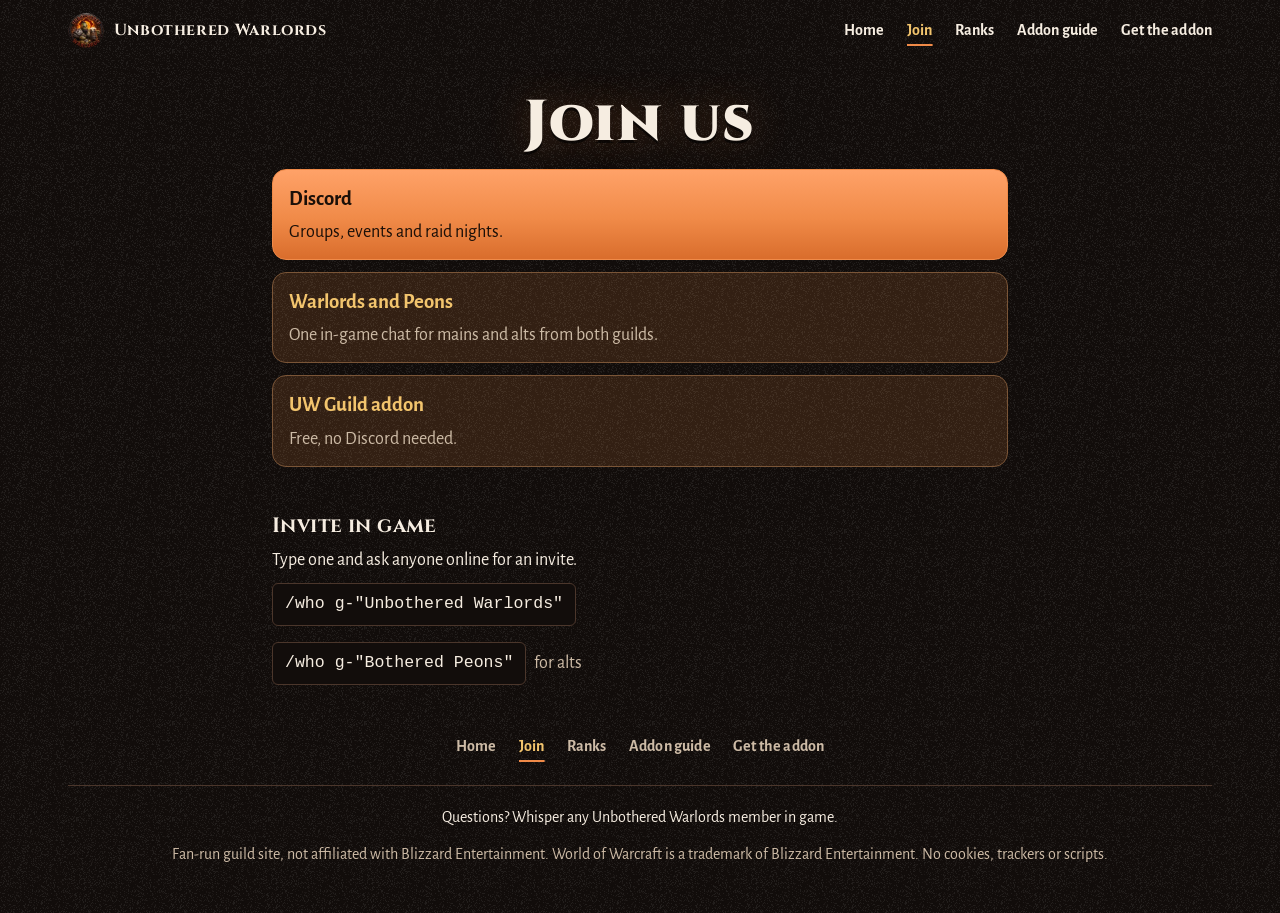
<file: join.html>
<!doctype html>
<html lang="en">
<head>
<meta charset="utf-8">
<meta name="viewport" content="width=device-width, initial-scale=1">
<meta http-equiv="Content-Security-Policy" content="default-src 'none'; script-src 'none'; style-src 'self'; img-src 'self'; font-src 'self'; base-uri 'none'; form-action 'none'">
<meta name="referrer" content="strict-origin-when-cross-origin">
<title>Join · Unbothered Warlords</title>
<meta name="description" content="Join Unbothered Warlords: our Discord, the Warlords and Peons in-game chat, the UW Guild addon, and how to get an invite in game.">
<meta name="theme-color" content="#1b1411">
<link rel="canonical" href="https://unbotheredwarlords.github.io/join">
<meta property="og:type" content="website">
<meta property="og:url" content="https://unbotheredwarlords.github.io/join">
<meta property="og:site_name" content="Unbothered Warlords">
<meta property="og:title" content="Join · Unbothered Warlords">
<meta property="og:description" content="Discord, in-game chat, the addon and invites in one place.">
<meta property="og:image" content="https://unbotheredwarlords.github.io/img/og-1200x630.jpg">
<meta property="og:image:width" content="1200">
<meta property="og:image:height" content="630">
<meta property="og:image:alt" content="The Unbothered Warlords camp at dusk: Horde adventurers around a campfire beneath the guild sign">
<meta name="twitter:card" content="summary_large_image">
<link rel="icon" type="image/png" href="favicon.png">
<link rel="apple-touch-icon" href="img/apple-touch-icon.png">
<link rel="preload" href="fonts/cinzel-900.woff2" as="font" type="font/woff2" crossorigin>
<link rel="preload" href="fonts/alegreya-sans-400.woff2" as="font" type="font/woff2" crossorigin>
<link rel="preload" href="fonts/alegreya-sans-700.woff2" as="font" type="font/woff2" crossorigin>
<link rel="stylesheet" href="style.css">
</head>
<body class="page-addon page-join">
<a class="skip" href="#main">Skip to content</a>
<nav class="site-nav" aria-label="Site">
  <div class="site-nav-inner">
    <a class="bar-brand" href="index.html"><img src="img/mark-96.webp" width="36" height="36" alt=""><span>Unbothered Warlords</span></a>
    <ul>
      <li><a href="index.html">Home</a></li>
      <li><a href="join.html" aria-current="page">Join</a></li>
      <li><a href="ranks.html">Ranks</a></li>
      <li><a href="guide.html">Addon guide</a></li>
      <li><a href="addon.html">Get the addon</a></li>
    </ul>
  </div>
</nav>
<main id="main">
  <section class="section join" aria-labelledby="join-h">
    <h1 id="join-h" class="center">Join us</h1>
    <ul class="join-links">
      <li><a class="join-card join-main" href="https://discord.gg/D5EZm3gAcZ" rel="noopener"><strong>Discord</strong><span>Groups, events and raid nights.</span></a></li>
      <li><a class="join-card" href="https://www.worldofwarcraft.com/invite/BlegM4rfype?region=US&amp;faction=Horde" rel="noopener"><strong>Warlords and Peons</strong><span>One in-game chat for mains and alts from both guilds.</span></a></li>
      <li><a class="join-card" href="addon.html"><strong>UW Guild addon</strong><span>Free, no Discord needed.</span></a></li>
    </ul>
    <div class="join-who">
      <h2>Invite in game</h2>
      <p>Type one and ask anyone online for an invite.</p>
      <ul class="join-cmds">
        <li><code class="cmd">/who <span class="tok">g-"Unbothered</span> Warlords"</code></li>
        <li><code class="cmd">/who <span class="tok">g-"Bothered</span> Peons"</code> <span class="muted">for alts</span></li>
      </ul>
    </div>
  </section>
</main>
<footer>
  <nav class="foot-nav" aria-label="Footer">
    <ul>
      <li><a href="index.html">Home</a></li>
      <li><a href="join.html" aria-current="page">Join</a></li>
      <li><a href="ranks.html">Ranks</a></li>
      <li><a href="guide.html">Addon guide</a></li>
      <li><a href="addon.html">Get the addon</a></li>
    </ul>
  </nav>
  <p class="small">Questions? Whisper any Unbothered Warlords member in game.</p>
  <p class="small muted">Fan-run guild site, not affiliated with Blizzard Entertainment. World of Warcraft is a trademark of Blizzard Entertainment. No cookies, trackers or scripts.</p>
</footer>
</body>
</html>
</file>
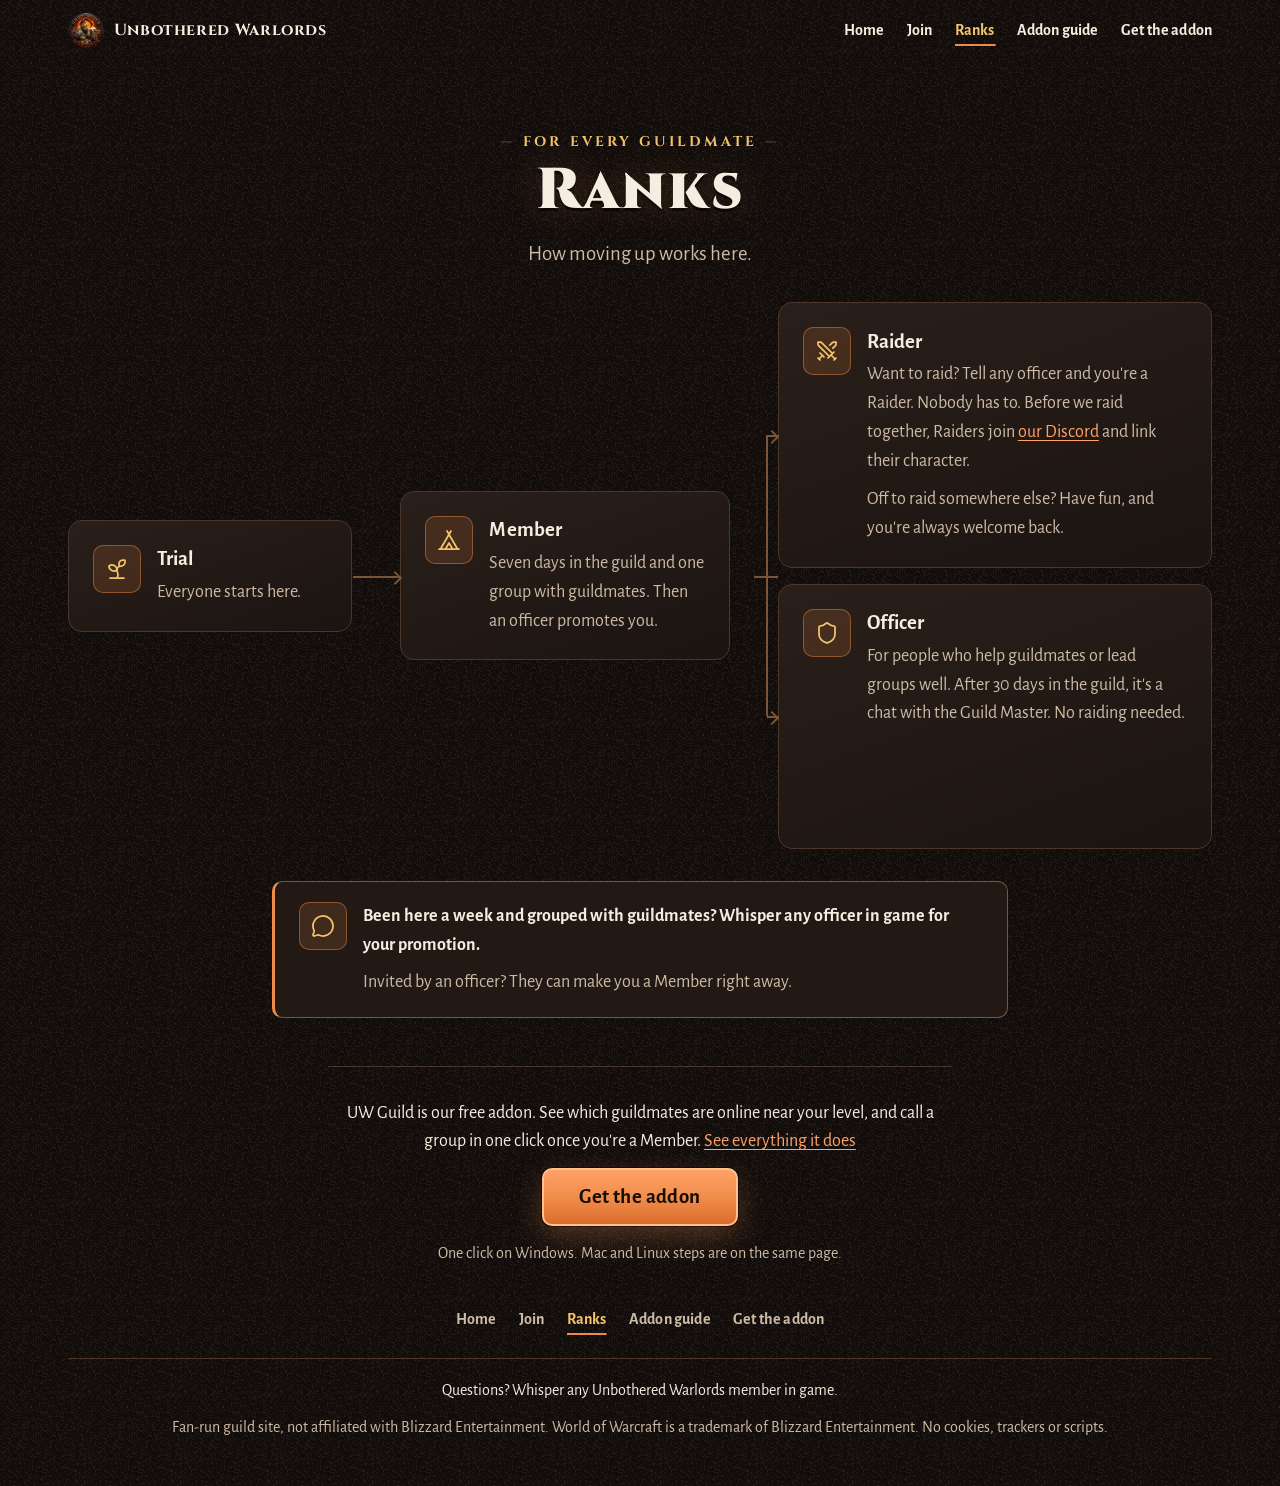
<file: ranks.html>
<!doctype html>
<html lang="en">
<head>
<meta charset="utf-8">
<meta name="viewport" content="width=device-width, initial-scale=1">
<meta http-equiv="Content-Security-Policy" content="default-src 'none'; script-src 'none'; style-src 'self'; img-src 'self'; font-src 'self'; base-uri 'none'; form-action 'none'">
<meta name="referrer" content="strict-origin-when-cross-origin">
<title>Ranks · Unbothered Warlords</title>
<meta name="description" content="How ranks work in Unbothered Warlords.">
<meta name="theme-color" content="#1b1411">
<link rel="canonical" href="https://unbotheredwarlords.github.io/ranks">
<meta property="og:type" content="website">
<meta property="og:url" content="https://unbotheredwarlords.github.io/ranks">
<meta property="og:site_name" content="Unbothered Warlords">
<meta property="og:title" content="Ranks · Unbothered Warlords">
<meta property="og:description" content="How ranks work in Unbothered Warlords.">
<meta property="og:image" content="https://unbotheredwarlords.github.io/img/og-1200x630.jpg">
<meta property="og:image:width" content="1200">
<meta property="og:image:height" content="630">
<meta property="og:image:alt" content="The Unbothered Warlords camp at dusk: Horde adventurers around a campfire beneath the guild sign">
<meta name="twitter:card" content="summary_large_image">
<link rel="icon" type="image/png" href="favicon.png">
<link rel="apple-touch-icon" href="img/apple-touch-icon.png">
<link rel="preload" href="fonts/cinzel-900.woff2" as="font" type="font/woff2" crossorigin>
<link rel="preload" href="fonts/alegreya-sans-400.woff2" as="font" type="font/woff2" crossorigin>
<link rel="preload" href="fonts/alegreya-sans-700.woff2" as="font" type="font/woff2" crossorigin>
<link rel="stylesheet" href="style.css">
</head>
<body class="page-addon">
<a class="skip" href="#main">Skip to content</a>
<nav class="site-nav" aria-label="Site">
  <div class="site-nav-inner">
    <a class="bar-brand" href="index.html"><img src="img/mark-96.webp" width="36" height="36" alt=""><span>Unbothered Warlords</span></a>
    <ul>
      <li><a href="index.html">Home</a></li>
      <li><a href="join.html">Join</a></li>
      <li><a href="ranks.html" aria-current="page">Ranks</a></li>
      <li><a href="guide.html">Addon guide</a></li>
      <li><a href="addon.html">Get the addon</a></li>
    </ul>
  </div>
</nav>
<main id="main">
  <section class="section" aria-labelledby="ranks-h">
    <p class="kicker">For every guildmate</p>
    <h1 id="ranks-h" class="center">Ranks</h1>
    <p class="center page-lead">How moving up works here.</p>

    <!-- The path as docs/ownership.md has it: Trial, then Member; from Member, Raider for those who'd like to raid
         and Officer, raiding or not. The four rank lines are Louis's approved text (15 Nov 2026), word for word. -->
    <ol class="ladder" aria-labelledby="ranks-h">
      <li class="rank">
        <span class="path-icon" aria-hidden="true"><svg class="icon" data-icon="trial" viewBox="0 0 24 24" fill="none" stroke="currentColor" stroke-width="1.75" stroke-linecap="round" stroke-linejoin="round" aria-hidden="true" focusable="false"><path d="M14 9.536V7a4 4 0 0 1 4-4h1.5a.5.5 0 0 1 .5.5V5a4 4 0 0 1-4 4 4 4 0 0 0-4 4c0 2 1 3 1 5a5 5 0 0 1-1 3"/><path d="M4 9a5 5 0 0 1 8 4 5 5 0 0 1-8-4"/><path d="M5 21h14"/></svg></span>
        <div>
          <h3>Trial</h3>
          <p>Everyone starts here.</p>
        </div>
      </li>
      <li class="rank">
        <span class="path-icon" aria-hidden="true"><svg class="icon" data-icon="member" viewBox="0 0 24 24" fill="none" stroke="currentColor" stroke-width="1.75" stroke-linecap="round" stroke-linejoin="round" aria-hidden="true" focusable="false"><path d="M3.5 21 14 3"/><path d="M20.5 21 10 3"/><path d="M15.5 21 12 15l-3.5 6"/><path d="M2 21h20"/></svg></span>
        <div>
          <h3>Member</h3>
          <p>Seven days in the guild and one group with guildmates. Then an officer promotes you.</p>
        </div>
      </li>
      <li class="ladder-fork">
        <ul>
          <li class="rank">
            <span class="path-icon" aria-hidden="true"><svg class="icon" data-icon="raid" viewBox="0 0 24 24" fill="none" stroke="currentColor" stroke-width="1.75" stroke-linecap="round" stroke-linejoin="round" aria-hidden="true" focusable="false"><path d="m13 19 6-6"/><path d="M14.5 17.5 3.586 6.586A2 2 0 013 5.172V3h2.172a2 2 0 011.414.586L17.5 14.5"/><path d="m14.828 6.172 2.586-2.586A2 2 0 0118.828 3H21v2.172a2 2 0 01-.586 1.414l-2.586 2.586"/><path d="m16 16 4 4"/><path d="m19 21 2-2"/><path d="m5 14 4 4"/><path d="m5 21-2-2"/><path d="M7.5 16.5 4 20"/></svg></span>
            <div>
              <h3>Raider</h3>
              <p>Want to raid? Tell any officer and you're a Raider. Nobody has to. Before we raid together, Raiders join <a href="https://discord.gg/D5EZm3gAcZ">our Discord</a> and link their character.</p>
              <p>Off to raid somewhere else? Have fun, and you're always welcome back.</p>
            </div>
          </li>
          <li class="rank">
            <span class="path-icon" aria-hidden="true"><svg class="icon" data-icon="officer" viewBox="0 0 24 24" fill="none" stroke="currentColor" stroke-width="1.75" stroke-linecap="round" stroke-linejoin="round" aria-hidden="true" focusable="false"><path d="M20 13c0 5-3.5 7.5-7.66 8.95a1 1 0 0 1-.67-.01C7.5 20.5 4 18 4 13V6a1 1 0 0 1 1-1c2 0 4.5-1.2 6.24-2.72a1.17 1.17 0 0 1 1.52 0C14.51 3.81 17 5 19 5a1 1 0 0 1 1 1z"/></svg></span>
            <div>
              <h3>Officer</h3>
              <p>For people who help guildmates or lead groups well. After 30 days in the guild, it's a chat with the Guild Master. No raiding needed.</p>
            </div>
          </li>
        </ul>
      </li>
    </ol>
    <div class="note">
      <span class="path-icon" aria-hidden="true"><svg class="icon" data-icon="whisper" viewBox="0 0 24 24" fill="none" stroke="currentColor" stroke-width="1.75" stroke-linecap="round" stroke-linejoin="round" aria-hidden="true" focusable="false"><path d="M2.992 16.342a2 2 0 0 1 .094 1.167l-1.065 3.29a1 1 0 0 0 1.236 1.168l3.413-.998a2 2 0 0 1 1.099.092 10 10 0 1 0-4.777-4.719"/></svg></span>
      <div>
        <p>Been here a week and grouped with guildmates? Whisper any officer in game for your promotion.</p>
        <p>Invited by an officer? They can make you a Member right away.</p>
      </div>
    </div>

    <p class="center page-next">UW Guild is our free addon. <!-- pitch -->See which guildmates are online near your level, and call a group in one click once you're a Member.<!-- /pitch --> <a href="guide.html">See everything it does</a></p>
    <p class="center get"><a class="btn btn-primary btn-lg" href="addon.html">Get the addon</a></p>
    <p class="center small muted">One click on Windows. Mac and Linux steps are on the same page.</p>
  </section>
</main>
<footer>
  <nav class="foot-nav" aria-label="Footer">
    <ul>
      <li><a href="index.html">Home</a></li>
      <li><a href="join.html">Join</a></li>
      <li><a href="ranks.html" aria-current="page">Ranks</a></li>
      <li><a href="guide.html">Addon guide</a></li>
      <li><a href="addon.html">Get the addon</a></li>
    </ul>
  </nav>
  <p class="small">Questions? Whisper any Unbothered Warlords member in game.</p>
  <p class="small muted">Fan-run guild site, not affiliated with Blizzard Entertainment. World of Warcraft is a trademark of Blizzard Entertainment. No cookies, trackers or scripts.</p>
</footer>
</body>
</html>
</file>
<file: style.css>
/* Unbothered Warlords. Art direction: cozy war camp at dusk. Firelight on dark wood, iron and ember accents,
   Cinzel for carved headings, Alegreya Sans for warm reading text. Fonts are self-hosted (SIL OFL, see fonts/). */
@font-face { font-family: "Cinzel"; src: url("fonts/cinzel-700.woff2") format("woff2"); font-weight: 700; font-display: swap; }
@font-face { font-family: "Cinzel"; src: url("fonts/cinzel-900.woff2") format("woff2"); font-weight: 900; font-display: swap; }
@font-face { font-family: "Alegreya Sans"; src: url("fonts/alegreya-sans-400.woff2") format("woff2"); font-weight: 400; font-display: swap; }
@font-face { font-family: "Alegreya Sans"; src: url("fonts/alegreya-sans-700.woff2") format("woff2"); font-weight: 700; font-display: swap; }

:root {
  --bar-h: 3.9rem;   /* the banner's height: the hero leaves room for it so both fit the first screen */
  --bg: #120d0b;
  --bg-2: #1b1411;
  --card: #221915;
  --card-2: #2a1f1a;
  --line: #4b362b;
  --line-hi: #7a5537;
  --text: #f6ede1;
  --muted: #cdbba6;
  /* Colour by meaning, as in game (docs/house-style.md, ops/design-system.md): gold marks a label or heading accent,
     ember is the guild's fire and every action (buttons, links, badges, glows). One ember hue, lighter tints for text
     on the dark page (#E67E22 is the brand ember Discord uses; it reads 6.8:1 here, the 200 tint 9.8:1). */
  --gold: #f2c46d;
  --ember: #f08a48;
  --ember-100: #ffc08a;
  --ember-200: #ffa268;
  --ember-600: #d96d2c;
  --ember-700: #c25a1f;
  --ember-hover: var(--ember-200);
  --ember-ink: #1a0f08;
  --glow-1: rgba(240,138,72,.15);
  --glow-2: rgba(240,138,72,.3);
  --glow-3: rgba(240,138,72,.45);
  --shade-1: rgba(0,0,0,.45);
  --shade-2: rgba(0,0,0,.6);
  --shade-3: rgba(0,0,0,.9);
  /* One type scale (8 steps), one spacing scale (8 steps, rem so it grows with the fluid root), three radii. */
  --fs-label: .875rem;
  --fs-small: 1rem;
  --fs-body: 1.125rem;
  --fs-h3: 1.3rem;
  --fs-h2: clamp(1.75rem, 4vw, 2.6rem);
  --fs-h2-sm: clamp(1.5rem, 3.2vw, 2rem);   /* a section of a reference page, such as the guide */
  --fs-title: clamp(2.2rem, 6vw, 3.6rem);
  --fs-h1: clamp(min(2.6rem, (100vw - 2.5rem) * .135), 9vw, 5.2rem);   /* "UNBOTHERED" is 7.3 em wide: it fits its
     column on any phone, at any text size (the min() term only bites with large text) */
  --s-1: .25rem; --s-2: .5rem; --s-3: .75rem; --s-4: 1rem; --s-5: 1.5rem; --s-6: 2rem; --s-7: 3rem; --s-8: 4.5rem;
  --radius-sm: .375rem;
  --radius-md: .625rem;
  --radius-lg: .875rem;
  --radius: var(--radius-lg);
  --measure: 39rem;   /* reading line length: about 66 characters of body text (45-75: Bringhurst; Dyson 2004). In rem,
     not ch, so small notes under a paragraph share its edges instead of centring narrower */
  --display: "Cinzel", "Trajan Pro", "Iowan Old Style", Georgia, serif;
  --sans: "Alegreya Sans", system-ui, -apple-system, "Segoe UI", Roboto, Arial, sans-serif;
  --mono: ui-monospace, "Cascadia Mono", "SF Mono", Menlo, Consolas, monospace;
  /* Shades the pieces use, so no colour is written outside this block (scripts/check_site.py). */
  --black: #000; --white: #fff; --bg-deep: #0a0706;
  --spark: #ffc27a; --spark-glow: #ff8c3c;   /* the hero's drifting embers */
  color-scheme: dark;
}
* { box-sizing: border-box; }
/* Wide screens: everything is sized in rem, and the root grows from 16px at 1440px wide to 24px at 2560px (fluid
   type, 0.714vw slope), so the page keeps its proportions on 1920, 2560 and ultrawide monitors instead of shrinking
   into a strip. Percentages keep the visitor's own browser font setting as the base. scripts/check_site.py checks it. */
/* scroll-padding keeps anchors and keyboard focus clear of the sticky banner, top or bottom (WCAG 2.4.11). */
html { -webkit-text-size-adjust: 100%; scroll-behavior: smooth; scroll-padding-block: 4.75rem; font-size: clamp(100%, 35.7% + .714vw, 150%); }
body {
  margin: 0; color: var(--text); font: var(--fs-body)/1.6 var(--sans);
  background: var(--bg) url("img/grain.png");   /* film grain: texture without weight */
}
h1, h2, h3 { font-family: var(--display); font-weight: 700; line-height: 1.15; margin: 0; letter-spacing: .02em; }
h2 { font-size: var(--fs-h2); }
/* Card and step titles use the reading face: Cinzel is all capitals, which slows reading at small sizes, so it stays
   for the h1 and h2 only (two clear levels: display for sections, sans for what's inside them). */
h3 { font-family: var(--sans); font-size: var(--fs-h3); letter-spacing: .005em; line-height: 1.25; }
p { margin: 0; }
a { color: var(--ember-200); text-underline-offset: .18em; }
/* One focus ring for everything that takes focus (WCAG 2.4.7, 2.4.13): 3px gold, offset so it never hides the text. */
:focus-visible { outline: 3px solid var(--gold); outline-offset: 3px; }
/* Inline code never breaks inside a word, and its box wraps cleanly line by line. A long command or path is a block
   (.cmd): one box to read or copy, wrapping inside it only where it must. */
code { font: .92em/1.5 var(--mono); background: var(--bg); border: 1px solid var(--line); border-radius: var(--radius-sm); padding: .05rem .4rem;
  overflow-wrap: normal; -webkit-box-decoration-break: clone; box-decoration-break: clone; }
code.cmd { display: block; width: fit-content; max-width: 100%; margin: var(--s-2) 0; padding: var(--s-2) var(--s-3); white-space: pre-wrap; overflow-wrap: normal;
  overflow-x: auto; text-wrap: balance; }   /* a command wraps only at its spaces, into even lines: a path too long for
  a phone scrolls in its box instead of breaking mid-word, so it can be read and typed as it is */
.nowrap { white-space: nowrap; }
.cmd .tok { white-space: nowrap; }   /* a piece of a command: it breaks only at a space or a <wbr> after a slash, never at a hyphen */
@media (max-width: 30rem) { .faq .nowrap, .steps .nowrap, .way .nowrap { white-space: normal; } }   /* a folder path may wrap at
   its spaces on a phone (at large text it would push the page sideways) */
.muted { color: var(--muted); }
.small { font-size: var(--fs-small); }
.center { text-align: center; }
.skip { position: absolute; left: -999px; }
.skip:focus { left: 1rem; top: 1rem; background: var(--text); color: var(--bg); padding: .5rem 1rem; z-index: 5; }

/* Buttons */
.btn { display: inline-flex; align-items: center; justify-content: center; min-height: 3.125rem; padding: .8rem 1.5rem;
  border-radius: var(--radius-md); font: 700 var(--fs-small)/1 var(--sans); letter-spacing: .02em; text-decoration: none; border: 2px solid transparent;
  text-shadow: none; transition: transform .15s ease, box-shadow .15s ease, border-color .15s ease; }
.btn-primary { background: linear-gradient(180deg, var(--ember-200), var(--ember) 55%, var(--ember-600)); color: var(--ember-ink);
  border-color: var(--ember-100); box-shadow: 0 0 0 1px var(--shade-1), 0 10px 30px var(--glow-2); }
.btn-primary:hover { transform: translateY(-1px); box-shadow: 0 0 0 1px var(--shade-1), 0 14px 36px var(--glow-3); }
.btn-ghost { color: var(--text); border-color: color-mix(in srgb, var(--text) 50%, transparent); background: color-mix(in srgb, var(--bg) 50%, transparent); }
.btn-ghost:hover { border-color: var(--text); }
.btn-lg { min-height: 3.625rem; padding: 1rem 2.2rem; font-size: var(--fs-h3); }

/* Hero */
.hero { position: relative; isolation: isolate; display: flex; align-items: flex-end; min-height: min(calc(100svh - var(--bar-h)), 50rem);
  padding: 6rem 1.25rem 3rem; overflow: hidden; }
.hero-bg, .hero-bg img { position: absolute; inset: 0; width: 100%; height: 100%; z-index: -3; }
.hero-bg img { object-fit: cover; object-position: 38% 50%; }
.hero::before { content: ""; position: absolute; inset: 0; z-index: -2;
  background: radial-gradient(ellipse at 40% 75%, color-mix(in srgb, var(--ember) 18%, transparent), transparent 55%),
              linear-gradient(180deg, color-mix(in srgb, var(--bg) 15%, transparent) 5%, color-mix(in srgb, var(--bg) 80%, transparent) 50%, var(--bg) 97%); }
.hero-content { width: 100%; max-width: 40rem; margin: 0 auto; text-align: center; text-shadow: 0 2px 6px var(--shade-3); }
.crest { width: 8.25rem; height: 8.25rem; display: block; margin: 0 auto 1rem;
  filter: drop-shadow(0 8px 22px color-mix(in srgb, var(--black) 80%, transparent)) drop-shadow(0 0 18px color-mix(in srgb, var(--ember) 25%, transparent)); }
.eyebrow { font: 700 var(--fs-label)/1.4 var(--display); letter-spacing: .22em; text-transform: uppercase; color: var(--gold); margin-bottom: .75rem; }
h1 { font-weight: 900; font-size: var(--fs-h1); line-height: 1; letter-spacing: .03em; margin-bottom: 1.1rem;
  text-shadow: 0 3px 0 var(--shade-2), 0 0 40px color-mix(in srgb, var(--ember) 25%, transparent); }
h1 span { display: block; color: var(--gold); }
.lead { font-size: clamp(var(--fs-body), 2.3vw, var(--fs-h3)); color: var(--text); margin-bottom: 1.75rem; max-width: var(--measure); }
.scroll-cue { position: absolute; left: 50%; bottom: .75rem; width: 44px; height: 44px; margin-left: -22px; display: none; place-items: center; }
.scroll-cue span { width: 14px; height: 14px; border-right: 2px solid var(--gold); border-bottom: 2px solid var(--gold); transform: rotate(45deg); opacity: .8; }
@media (min-width: 56rem) {
  /* The hero text lines up with the page column below it (74rem) on wide screens. */
  .hero { align-items: center; min-height: min(calc(100svh - var(--bar-h)), 56.25vw, 56rem);
    padding: 5rem clamp(2rem, 7vw, 7rem) 4rem max(clamp(2rem, 7vw, 7rem), calc((100% - 74rem) / 2 + 1.25rem)); }
  .hero-bg img { object-position: 50% 50%; }
  .embers { --ox: .5; }   /* the sparks follow the picture's position */
  .hero::before { background:
      radial-gradient(ellipse at 30% 70%, color-mix(in srgb, var(--ember) 16%, transparent), transparent 50%),
      linear-gradient(90deg, color-mix(in srgb, var(--bg) 92%, transparent) 0%, color-mix(in srgb, var(--bg) 66%, transparent) 36%, color-mix(in srgb, var(--bg) 0%, transparent) 62%),
      linear-gradient(180deg, color-mix(in srgb, var(--bg) 0%, transparent) 70%, var(--bg) 100%); }
  .hero-content { margin: 0; max-width: 36rem; text-align: left; }
  .crest { margin: 0 0 1.25rem; }
  .scroll-cue { display: grid; }
}

/* Embers: sparks rise from the fires in the picture (Louis, 8 Nov: from the real light sources, like the campfire),
   not from the bottom of the screen. .embers is a size container the same size as the hero picture; .ember-stage
   inside it is sized and placed exactly like the cropped picture (object-fit: cover, same object-position), so a
   point given as a fraction of the image (x% from the left, y% from the top) stays on its fire at any screen size.
   Source points were measured on the campfire hero (2752x1536, img/banner-*): the campfire and four braziers.
   Only transform and opacity animate (compositor only). Hidden when the visitor prefers reduced motion. */
.embers { position: absolute; inset: 0; z-index: -1; pointer-events: none; overflow: hidden; container-type: size;
  --ratio: 1.7917; --ox: .38; }   /* the picture's width / height, and the object-position x below */
.ember-stage { position: absolute; top: calc((100cqh - max(100cqh, 100cqw / var(--ratio))) / 2);
  left: calc((100cqw - max(100cqw, 100cqh * var(--ratio))) * var(--ox));
  width: max(100cqw, 100cqh * var(--ratio)); height: max(100cqh, 100cqw / var(--ratio)); container-type: size; }
.embers span { position: absolute; left: var(--x); top: var(--y); width: 3px; height: 3px; margin: -1.5px; border-radius: 50%;
  background: var(--spark); box-shadow: 0 0 6px 2px color-mix(in srgb, var(--spark-glow) 65%, transparent); opacity: 0; will-change: transform, opacity; }
/* The campfire: most of the sparks, rising high. Braziers: a couple each, a short lift. */
.embers .fire { --y: 69%; --rise: 20cqh; --o: .9; }
.embers .fire:nth-child(1) { --x: 50.2%; --sway: 1.2cqh; animation-duration: 4.2s; animation-delay: 0s; }
.embers .fire:nth-child(2) { --x: 51.4%; --sway: -1.6cqh; animation-duration: 5.1s; animation-delay: 1.1s; width: 2px; height: 2px; }
.embers .fire:nth-child(3) { --x: 49.4%; --sway: 2cqh; animation-duration: 3.6s; animation-delay: 2.3s; }
.embers .fire:nth-child(4) { --x: 52.3%; --sway: -.8cqh; animation-duration: 4.8s; animation-delay: .6s; width: 4px; height: 4px; }
.embers .fire:nth-child(5) { --x: 50.8%; --sway: 1.8cqh; animation-duration: 5.6s; animation-delay: 3.2s; width: 2px; height: 2px; }
.embers .fire:nth-child(6) { --x: 48.9%; --sway: -1.2cqh; animation-duration: 4.4s; animation-delay: 1.8s; }
.embers .fire:nth-child(7) { --x: 51.9%; --sway: .9cqh; animation-duration: 3.9s; animation-delay: 4.1s; }
.embers .fire:nth-child(8) { --x: 50.5%; --sway: -2cqh; animation-duration: 6s; animation-delay: 2.7s; width: 2px; height: 2px; }
.embers .brazier { --rise: 9cqh; --o: .85; width: 2px; height: 2px; margin: -1px; }
.embers .b1 { --x: 21.8%; --y: 40%; --o: .5; }   /* left of the gate; on wide screens it sits behind the hero text, so fainter */
.embers .b2 { --x: 48%; --y: 41%; }
.embers .b3 { --x: 56.6%; --y: 18.5%; }           /* the watchtower */
.embers .b4 { --x: 75.9%; --y: 44%; }
.embers .brazier:nth-child(odd)  { --sway: .8cqh; animation-duration: 3.4s; }
.embers .brazier:nth-child(even) { --sway: -.6cqh; animation-duration: 4.1s; animation-delay: 1.7s; }
.embers .b2:nth-child(odd), .embers .b4:nth-child(even) { animation-delay: .9s; }
.embers .b3:nth-child(odd) { animation-delay: 2.4s; }
@media (prefers-reduced-motion: no-preference) {
  .embers span { animation-name: rise; animation-timing-function: cubic-bezier(.3,.6,.5,1); animation-iteration-count: infinite; }
  @keyframes rise {
    0%   { transform: translate3d(0, 0, 0) scale(1); opacity: 0; }
    12%  { opacity: var(--o); }
    60%  { transform: translate3d(var(--sway), calc(var(--rise) * -.6), 0) scale(.8); opacity: calc(var(--o) * .6); }
    100% { transform: translate3d(calc(var(--sway) * -.5), calc(var(--rise) * -1), 0) scale(.4); opacity: 0; }
  }
  .scroll-cue span { animation: bob 2.4s ease-in-out infinite; }
  @keyframes bob { 50% { transform: translateY(5px) rotate(45deg); } }
}
@media (prefers-reduced-motion: reduce) {
  html { scroll-behavior: auto; }
  .embers { display: none; }
  .btn { transition: none; }
  .btn-primary:hover { transform: none; }
  .bar-inner, .bar .bar-brand { transition: none !important; }   /* the banner still changes, just instantly */
}

/* Layout */
main { max-width: 74rem; margin: 0 auto; padding: 0 1.25rem; }
.section { padding: 4.5rem 0 0; }
.section > h2, .kicker { text-align: center; }
.kicker { font: 700 var(--fs-label)/1.2 var(--display); letter-spacing: .22em; text-transform: uppercase; color: var(--gold); margin-bottom: .7rem; }
.kicker::before, .kicker::after { content: "—"; margin: 0 .6em; color: var(--line-hi); }
@media (max-width: 22rem) { .kicker::before, .kicker::after { content: none; } }   /* text at 200% on a phone: it wraps */

/* Paths */
.paths { list-style: none; padding: 0; margin: var(--s-6) 0 0; display: grid; gap: 1rem; grid-template-columns: repeat(auto-fit, minmax(min(15.5rem, 100%), 1fr)); }
.path { position: relative; padding: 1.5rem; border-radius: var(--radius); border: 1px solid var(--line);
  background: linear-gradient(160deg, var(--card-2), var(--bg-2)); overflow: hidden; }
.path::after { content: ""; position: absolute; right: -30%; bottom: -60%; width: 70%; aspect-ratio: 1; border-radius: 50%;
  background: radial-gradient(circle, var(--glow-1), transparent 70%); pointer-events: none; }
.path-icon { display: inline-grid; place-items: center; width: 3rem; height: 3rem; border-radius: var(--radius-md); font-size: 1.5rem;
  background: var(--glow-1); border: 1px solid var(--glow-3); margin-bottom: 1rem; }
.path h3 { margin-bottom: .5rem; }
.path p { color: var(--muted); }
@media (max-width: 45.99rem) {   /* phones: icon beside the heading keeps the four paths short */
  .path { padding: 1.2rem; }
  .path-icon { float: left; width: 2.5rem; height: 2.5rem; font-size: 1.25rem; margin: 0 .85rem .2rem 0; }
  .path h3 { min-height: 2.5rem; display: flex; align-items: center; }
  .path p { clear: left; }
}

/* Steps */
/* One column up to tablets, three side by side from 56rem: never two plus an orphan, never three cramped. */
.steps { list-style: none; padding: 0; margin: var(--s-6) 0; display: grid; gap: 1rem; grid-template-columns: 1fr; counter-reset: step; }
@media (min-width: 56rem) { .steps { grid-template-columns: repeat(3, 1fr); } }
.steps li { position: relative; padding: 1.5rem 1.5rem 1.5rem 4.6rem; background: linear-gradient(180deg, var(--card-2), var(--card));
  border: 1px solid var(--line); border-radius: var(--radius); counter-increment: step; }
.steps li::before { content: counter(step); position: absolute; left: 1.2rem; top: 1.3rem; width: 2.4rem; height: 2.4rem; border-radius: 50%;
  display: grid; place-items: center; font: 900 1.15rem/1 var(--display); color: var(--ember-ink);
  background: radial-gradient(circle at 35% 30%, var(--ember-100), var(--ember) 60%, var(--ember-700)); box-shadow: 0 0 16px var(--glow-3); }
@media (max-width: 45.99rem) {   /* phones: the number sits beside the title, so the text keeps the card's full width */
  .steps li { padding: 1.2rem; }
  .steps li::before { position: static; float: left; margin: 0 .85rem .2rem 0; }
  .steps h3 { min-height: 2.4rem; padding-top: .4rem; }   /* block, not flex: flex would eat the space before an <em> */
  .steps p { clear: left; }
}
.steps h3 { margin-bottom: .4rem; }
.steps p { color: var(--muted); }

/* Final call: a firelit band */
/* The camp gate at dusk (docs/brand.md: painted scenes on the site), shaded so the words read on it. */
.final { margin-top: 4rem; padding: 5rem 1.25rem; text-align: center; border-top: 1px solid var(--line); border-bottom: 1px solid var(--line);
  text-shadow: 0 2px 6px var(--shade-3);
  background: linear-gradient(color-mix(in srgb, var(--bg) 72%, transparent), color-mix(in srgb, var(--bg) 55%, transparent) 55%,
    color-mix(in srgb, var(--bg) 85%, transparent)), url("img/final-960.webp") center 60% / cover no-repeat, var(--bg-2); }
@media (max-width: 45.99rem) { .final { background-image: linear-gradient(color-mix(in srgb, var(--bg) 72%, transparent),
    color-mix(in srgb, var(--bg) 55%, transparent) 55%, color-mix(in srgb, var(--bg) 85%, transparent)), url("img/final-640.webp"); } }
@media (min-width: 64rem) { .final { background-image: linear-gradient(color-mix(in srgb, var(--bg) 72%, transparent),
    color-mix(in srgb, var(--bg) 55%, transparent) 55%, color-mix(in srgb, var(--bg) 85%, transparent)), url("img/final-1920.webp"); } }
.final h2 { font-weight: 900; font-size: var(--fs-title); margin-bottom: .6rem; }
.final p { color: var(--text); font-size: var(--fs-h3); }
.final .final-next { margin-top: var(--s-5); font-size: var(--fs-body); }

footer { max-width: 74rem; margin: 0 auto; padding: 2rem 1.25rem 2.75rem; text-align: center; }
footer p + p { margin-top: .4rem; }
.btag { font-weight: 700; color: var(--text); user-select: all; }
.promise { margin-top: 1rem; }

/* Long titles never push the page sideways on small phones */
.path, .steps li { min-width: 0; overflow-wrap: anywhere; }

/* addon.html: the download page (no hero; the crest lives in its top bar, so the button gets room). */
.page-addon .get { margin: 1.75rem 0 .9rem; }
.page-addon .release { margin-bottom: 3rem; line-height: 1.8; }
.page-addon h1 { font-size: var(--fs-title); }   /* a page title, not the guild's name: the button outweighs it */
.page-addon h2 { margin: var(--s-7) 0 var(--s-5); }
.page-addon h2 + .steps { margin-top: 0; }
.kit-more { max-width: var(--measure); margin: var(--s-5) auto 0; }
.kit-extras { list-style: none; padding: 0; margin-top: var(--s-3); display: grid; gap: .6rem 1.5rem;
  grid-template-columns: repeat(auto-fill, minmax(min(100%, 15rem), 1fr)); }
.kit-extras li { display: grid; gap: .1rem; min-width: 0; }
.kit-extras b { overflow-wrap: anywhere; }
.kit-extras span { font-size: var(--fs-small); color: var(--muted); }
.kit-extras .kit-uw { color: inherit; }
.kit-where { margin-top: var(--s-4); font-size: var(--fs-small); color: var(--muted); }
.page-addon .section > p, .page-addon .os-panel > p, .faq { max-width: var(--measure); margin-left: auto; margin-right: auto; }
.page-addon .section > p + p, .page-addon .os-panel > p + p { margin-top: .75rem; }   /* paragraphs read as separate thoughts */
.page-addon .paths + p { margin-top: var(--s-5); }   /* ranks.html: the line under a row of cards */
.ver { font-size: var(--fs-small); color: var(--text); }
.hash { overflow-wrap: anywhere; font-size: .82em; }
.faq { display: grid; gap: .6rem; }
.faq details { background: var(--card); border: 1px solid var(--line); border-radius: var(--radius-md); padding: .1rem 1rem; }
/* A gold chevron, and a question that wraps lines up under its own first word. */
.faq summary { cursor: pointer; padding: .7rem 0 .7rem 1.4em; font-weight: 700; list-style: none; position: relative; }
.faq summary::-webkit-details-marker { display: none; }
.faq summary::before { content: "\203A"; position: absolute; left: .2em; color: var(--gold); transition: transform .15s ease; }
.faq details[open] summary::before { transform: rotate(90deg); }
.faq summary:focus-visible { border-radius: var(--radius-sm); }
.faq details[open] summary { color: var(--gold); }
.faq details p { color: var(--muted); padding-bottom: .9rem; }
.hero-help { margin-top: 1.1rem; font-size: var(--fs-small); color: var(--muted); text-shadow: 0 1px 6px var(--shade-3); }
.hero-help a { font-weight: 700; }
/* Two ways in, the same weight: in game first, since most members never join Discord. Side by side from 48rem. */
.ways { display: grid; gap: 1rem; margin-top: var(--s-6); grid-template-columns: 1fr; }
@media (min-width: 46rem) { .ways { grid-template-columns: 1fr 1fr; } }
.way { padding: 1.5rem; border: 1px solid var(--line); border-radius: var(--radius); min-width: 0; overflow-wrap: anywhere;
  background: linear-gradient(180deg, var(--card-2), var(--card)); }
.way h3 { font-size: var(--fs-h3); margin-bottom: var(--s-4); }
.way ol { list-style: none; padding: 0; margin: 0; counter-reset: step; display: grid; gap: var(--s-4); }
.way li { counter-increment: step; position: relative; padding-left: 2.75rem; min-height: 1.9rem; color: var(--muted);
  max-width: var(--measure); }
.way li::before { content: counter(step); position: absolute; left: 0; top: 0; width: 1.9rem; height: 1.9rem; border-radius: 50%;
  display: grid; place-items: center; font: 900 .95rem/1 var(--display); color: var(--ember-ink);
  background: radial-gradient(circle at 35% 30%, var(--ember-100), var(--ember) 60%, var(--ember-700)); }
@media (max-width: 45.99rem) {   /* phones and large text: a slimmer card edge and number, so a word fits its line */
  .way { padding: 1.2rem 1rem; }
  .way li { padding-left: 2.2rem; min-height: 1.6rem; }
  .way li::before { width: 1.6rem; height: 1.6rem; font-size: .85rem; top: .1rem; }
}
/* A jump to #join, #in-game or #discord lands below the sticky bar. */
.section, .way { scroll-margin-top: var(--s-8); }
.zip-size { display: block; margin-top: var(--s-2); }

/* Footer and inline links get room to tap (WCAG 2.5.8 spacing) without changing how the text looks. */
footer { line-height: 1.9; }
footer a { padding-block: .35rem; }
/* A link that is a route (another section or install path) gets a 44 px target (WCAG 2.5.5). */
.hero-help a, .other-os a { display: inline-block; padding-block: .6rem; margin-block: -.6rem; }   /* the margin gives the
   padding back, so a wrapped line keeps plain-text spacing (render pass 4, 14 Nov) */

/* Banner: the page's only Join and addon buttons (Louis, 8 Nov: one of each, no duplicates). They sit under the
   hero, then stick to the top as a slim bar while you scroll. No script: position: sticky does the work.
   bottom: 0 as well, so on a short phone, where the hero is taller than the screen, the bar waits at the bottom edge
   instead of below it: the buttons are always in view.
   Nothing moves or appears when it sticks (Louis, 8 Nov 23:50: the buttons jumped across the screen; 15 Nov: no
   one-use crest showing up at the right). The buttons keep one place: on wide screens they start where the hero's text
   starts, straight under it; while the hero is centred, so are they. The bar is opaque, so nothing reads through it,
   and only its shadow and edge show once it sticks (scroll-state container query: Chrome and Edge).
   With large text on a short screen (200% text on a phone) a stuck bar would cover a fifth of it, so there it scrolls
   with the page (max-height in em follows the reader's text size). */
.bar { position: sticky; top: 0; bottom: 0; z-index: 10; container-type: scroll-state; }
.bar-static { position: static; }
.bar-inner { display: flex; align-items: center; gap: .6rem; padding: .55rem max(1.25rem, calc((100% - 74rem) / 2 + 1.25rem));
  background: var(--bg) url("img/grain.png"); border-bottom: 1px solid transparent; box-shadow: 0 6px 18px color-mix(in srgb, var(--black) 0%, transparent);
  transition: box-shadow .3s ease, border-color .3s ease; }
.bar-brand { display: inline-flex; align-items: center; gap: .6rem; min-height: 2.75rem; margin-right: auto;
  color: var(--text); text-decoration: none; font: 700 1rem/1.1 var(--display); letter-spacing: .04em; }
.bar-brand img { width: 2.25rem; height: 2.25rem; border-radius: 50%; }
.bar-brand:hover span { text-decoration: underline; text-underline-offset: .2em; }
.bar-actions { display: flex; gap: .6rem; }
@media (min-width: 56rem) {   /* hero text on the left: the buttons line up under it */
  .bar .bar-inner { padding-inline-start: max(clamp(2rem, 7vw, 7rem), calc((100% - 74rem) / 2 + 1.25rem)); }
}
@media (min-width: 46rem) and (max-width: 55.99rem) {   /* hero centred: so are the buttons */
  .bar .bar-inner { justify-content: center; }
}
@media (max-height: 34em) { .bar { position: static; } }
.bar .btn { min-height: 2.75rem; padding: .55rem 1.1rem; font-size: 1rem; white-space: nowrap; }
@container scroll-state(stuck: top) {
  .bar .bar-inner { border-bottom-color: var(--line); box-shadow: 0 6px 18px var(--shade-1); }
}
@media (max-width: 45.99rem) {   /* phones: the two buttons share the width */
  .bar .bar-inner { padding-inline: .75rem; }
  .bar-actions { flex: 1; }
  .bar-actions .btn { flex: 1 1 0; min-width: 0; padding-inline: .5rem; font-size: .95rem;
    white-space: normal; line-height: 1.15; text-align: center; }   /* 320px: a label may take two lines, never overflow */
}
.page-addon .other-os { color: var(--muted); margin-bottom: 1.1rem; }
@media (max-width: 22rem) { :root { --fs-h1: min(2.3rem, (100vw - 2.5rem) * .135); } .eyebrow { letter-spacing: .12em; } }   /* 320px phones, and any phone at
   large text (this rem query matches there too): the name fits with room to spare */

/* Site navigation: the same header and footer on every page, every page linked from both, the current one marked
   (Louis, 15 Nov 2026: "/ranks and any other pages don't have a way to navigate to them"). scripts/check_site.py
   fails when a page in site/ is missing from either list. The links wrap under the guild's name on a phone.
   On the landing page the header lies over the top of the hero picture, without the name the hero already shows. */
.site-nav-inner { display: flex; flex-wrap: wrap; align-items: center; gap: 0 var(--s-5); max-width: 74rem; margin: 0 auto; padding: .55rem 1.25rem; }
.site-nav ul, .foot-nav ul { list-style: none; margin: 0; padding: 0; display: flex; flex-wrap: wrap; }
.site-nav ul { margin-inline: -.7rem; }   /* the first link's words line up with the page's edge, its tap area reaches past it */
.site-nav li a, .foot-nav li a { display: inline-flex; align-items: center; min-height: 2.75rem; padding: 0 .7rem;
  font: 700 var(--fs-small)/1.1 var(--sans); letter-spacing: .01em; text-decoration: none; color: var(--text); border-radius: var(--radius-sm); }
.site-nav li a:hover, .foot-nav li a:hover { color: var(--ember-200); }
.site-nav li a[aria-current="page"], .foot-nav li a[aria-current="page"] { color: var(--gold);
  background: linear-gradient(var(--ember), var(--ember)) no-repeat .7rem calc(100% - .45rem) / calc(100% - 1.4rem) 2px; }
.site-nav-over { position: absolute; inset: 0 0 auto; z-index: 3; text-shadow: 0 1px 4px var(--shade-3);
  background: linear-gradient(180deg, var(--shade-2), transparent); }
.site-nav-over .site-nav-inner { justify-content: center; max-width: none; padding-bottom: 1.5rem; }
.site-nav-over ul { justify-content: center; }
/* Text at 200% on a phone: the links wrap to three rows, more than the sky above the crest holds, so the header
   takes its own strip above the picture. */
@media (max-width: 22rem) { .site-nav-over { position: static; background: var(--bg); text-shadow: none; }
  .site-nav-over .site-nav-inner { padding-bottom: 0; } }
@media (min-width: 56rem) {   /* the hero's words are on the left: the links sit over the sky on the right */
  .site-nav-over .site-nav-inner { justify-content: flex-end; padding-inline: clamp(2rem, 7vw, 7rem); }
}
.foot-nav { margin-bottom: var(--s-4); padding-bottom: var(--s-4); border-bottom: 1px solid var(--line); }
.foot-nav ul { justify-content: center; }
.foot-nav li a { color: var(--muted); }

/* Icons: one family, drawn from scripts/site_icons.py (Lucide), gold on the tile; the stylesheet gives the size. */
.icon { display: block; width: 1.5rem; height: 1.5rem; }
.path-icon { color: var(--gold); flex: none; }
@media (max-width: 45.99rem) { .path-icon .icon { width: 1.25rem; height: 1.25rem; } }

/* Inner pages: the line under the title. */
.page-lead { font-size: var(--fs-h3); color: var(--muted); margin-top: var(--s-3); }

/* ranks.html: the ranks as the path they are. Trial, then Member; from Member two ways on, side by side, since
   neither Raider nor Officer leads to the other (docs/ownership.md). One column on a phone, the fork drawn as a
   branch; three columns from 60rem, the fork's two cards the same height so the branch meets each at its middle. */
.ladder, .ladder-fork ul { list-style: none; padding: 0; margin: 0; display: grid; --gap: 1.5rem; gap: var(--gap); }
.ladder { margin-top: var(--s-6); --rail: var(--line-hi); }
.ladder-fork ul { grid-auto-rows: 1fr; gap: 1rem; position: relative; padding-left: 1.75rem; }
.rank { position: relative; display: flex; gap: 1rem; align-items: flex-start; padding: 1.25rem; min-width: 0; overflow-wrap: anywhere;
  border: 1px solid var(--line); border-radius: var(--radius); background: linear-gradient(160deg, var(--card-2), var(--bg-2)); }
.rank .path-icon { margin: 0; float: none; }
.rank h3 { margin: .1rem 0 .35rem; }
.rank p { color: var(--muted); }
.rank p + p { margin-top: .6rem; }
/* The rail. Phone: a short drop from Trial to Member under the icons, then a branch down Member's left edge. */
.ladder > .rank + .rank::before { content: ""; position: absolute; left: 2.45rem; bottom: 100%; height: var(--gap); border-left: 2px solid var(--rail); }
.ladder-fork { position: relative; }
.ladder-fork ul::before { content: ""; position: absolute; left: .75rem; top: calc(var(--gap) * -1); bottom: calc(25% - .25rem); border-left: 2px solid var(--rail); }
.ladder-fork .rank::before { content: ""; position: absolute; right: 100%; top: 50%; width: 1rem; border-top: 2px solid var(--rail); }
/* Each stretch of rail ends in a small arrowhead at the card it leads to. */
.ladder > .rank + .rank::after, .ladder-fork .rank::after { content: ""; position: absolute; width: .5rem; height: .5rem;
  border-top: 2px solid var(--rail); border-right: 2px solid var(--rail); }
.ladder > .rank + .rank::after { left: calc(2.45rem + 1px - .25rem); bottom: calc(100% + .1rem); transform: rotate(135deg); }
.ladder-fork .rank::after { right: calc(100% + .1rem); top: calc(50% + 1px - .25rem); transform: rotate(45deg); }
@media (min-width: 64rem) {
  .ladder > .rank + .rank::after { left: auto; bottom: auto; right: calc(100% + .1rem); top: calc(50% + 1px - .25rem); transform: rotate(45deg); }
  .ladder { grid-template-columns: minmax(0, .95fr) minmax(0, 1.1fr) minmax(0, 1.45fr); --gap: 3rem; gap: 0 var(--gap); align-items: center; }
  .rank { padding: 1.5rem; }
  .ladder > .rank + .rank::before { left: auto; right: 100%; bottom: auto; top: 50%; height: 0; width: var(--gap); border-left: 0; border-top: 2px solid var(--rail); }
  .ladder-fork ul { padding-left: 0; }
  .ladder-fork::before { content: ""; position: absolute; right: 100%; top: 50%; width: calc(var(--gap) / 2); border-top: 2px solid var(--rail); }
  .ladder-fork ul::before { left: calc(var(--gap) / -2); top: calc(25% - .25rem); }
  .ladder-fork .rank::before { width: calc(var(--gap) / 2); }
}
/* What to do next, where it can't be missed: a marked panel, not small print between two sections. */
.note { display: flex; gap: 1rem; align-items: flex-start; max-width: 46rem; margin: var(--s-6) auto 0; padding: 1.25rem 1.5rem;
  border: 1px solid var(--line-hi); border-left: 3px solid var(--ember); border-radius: var(--radius-md); background: var(--card); }
.note .path-icon { margin: 0; float: none; }
.note p:first-child { font-weight: 700; }
.note p + p { margin-top: var(--s-2); color: var(--muted); }
/* Four short cards read better two by two with the icon beside the words than as four tall, mostly empty boxes. */
@media (min-width: 46rem) {
  .paths-wide { grid-template-columns: 1fr 1fr; }
  .paths-wide .path { display: flex; gap: 1rem; align-items: flex-start; }
  .paths-wide .path-icon { margin: 0; }
}
/* Large text on a phone (200% makes a 390px screen 12rem wide; a 320px phone is 20rem): the icon goes above the
   words instead of beside them, and the branch hugs the edge, so no word is squeezed into a sliver. */
@media (max-width: 22rem) {
  .rank, .note { flex-direction: column; gap: .6rem; padding: 1rem; }
  .ladder > .rank + .rank::before { left: 1.6rem; }
  .ladder > .rank + .rank::after { left: calc(1.6rem + 1px - .25rem); }
  .ladder-fork ul { padding-left: 1rem; }
  .ladder-fork ul::before { left: .3rem; }
  .ladder-fork .rank::before { width: .7rem; }
  .ladder-fork .rank::after { display: none; }
}

/* guide.html: the addon guide, the in-game window's twin. Its pages in its order: a rail on the left that stays in
   view on wide screens (chips above the pages on a phone), each page's real picture, then a row a feature under the
   name the window gives it. A row's id is its key in the addon, so one feature can be linked (guide#call), and the
   row a link lands on is marked. */
.guide { display: grid; grid-template-columns: minmax(0, 1fr); gap: var(--s-6); margin-top: var(--s-7); }
.guide-rail, .guide-pages { min-width: 0; }
.guide-rail ul { list-style: none; margin: 0; padding: 0; display: flex; flex-wrap: wrap; justify-content: center; gap: var(--s-2); }
.guide-rail a { display: flex; align-items: center; gap: var(--s-2); min-height: 2.75rem; padding: .3rem .9rem .3rem .4rem;
  border: 1px solid var(--line); border-radius: var(--radius-md); background: var(--card);
  color: var(--text); font: 700 var(--fs-small)/1.2 var(--sans); text-decoration: none; }
.guide-rail a:hover { border-color: var(--line-hi); color: var(--ember-200); }
.guide-rail .path-icon { width: 2rem; height: 2rem; margin: 0; float: none; font-size: 1rem; }
.guide-rail .icon { width: 1.125rem; height: 1.125rem; }
@media (max-width: 63.99rem) {   /* phones and tablets: the page list is one row that stays at the top while you read */
  .guide-rail { position: sticky; top: 0; z-index: 5; margin-inline: -1.25rem; padding: .5rem 1.25rem;
    background: var(--bg) url("img/grain.png"); border-bottom: 1px solid var(--line); }
  .guide-rail ul { flex-wrap: nowrap; justify-content: flex-start; overflow-x: auto; scrollbar-width: none;
    scroll-snap-type: x proximity; overscroll-behavior-x: contain; }
  .guide-rail ul::-webkit-scrollbar { display: none; }
  .guide-rail li { flex: none; scroll-snap-align: start; }
  .guide-page, .feature { scroll-margin-top: 4.5rem; }
}
@media (min-width: 64rem) {
  .guide { grid-template-columns: 14.5rem minmax(0, 1fr); gap: var(--s-7); align-items: start; }
  .guide-rail { position: sticky; top: var(--s-5); }
  .guide-rail ul { flex-direction: column; flex-wrap: nowrap; gap: var(--s-1); padding: var(--s-2);
    border: 1px solid var(--line); border-radius: var(--radius); background: var(--bg-2); }
  .guide-rail a { border-color: transparent; background: none; }
  .guide-rail a:hover { border-color: transparent; background: var(--card-2); }
}
.guide-page { scroll-margin-top: var(--s-5); }
.guide-page + .guide-page { margin-top: var(--s-7); }
.page-guide .guide-page h2 { margin: 0 0 var(--s-4); font-size: var(--fs-h2-sm); }
.guide-intro { color: var(--muted); margin: calc(var(--s-2) * -1) 0 var(--s-4); }
.guide-shot { display: block; width: 100%; max-width: 48rem; height: auto; margin-bottom: var(--s-3); }
.features { list-style: none; margin: 0; padding: 0; max-width: 48rem; border-top: 1px solid var(--line); }
.feature { display: flex; gap: 1rem; align-items: flex-start; padding: 1rem var(--s-3); border-bottom: 1px solid var(--line);
  scroll-margin-top: var(--s-5); min-width: 0; overflow-wrap: anywhere; }
.feature .path-icon { margin: 0; float: none; }
.path-icon.game { overflow: hidden; background: var(--bg-deep); border-color: var(--line-hi); border-radius: var(--radius-sm); }
.path-icon.game img { display: block; width: 100%; height: 100%; }
.feature h3 { margin: .15rem 0 .3rem; color: var(--text); }
.feature h3 a { color: inherit; text-decoration: none; }
.feature h3 a:hover { text-decoration: underline; }
.feature p { color: var(--muted); }
.feature:target { background: var(--card); box-shadow: inset 3px 0 0 var(--ember); }
.how { display: grid; gap: .45rem; margin: .7rem 0 0; font-size: var(--fs-small); }
.how > div { display: grid; grid-template-columns: 6.75rem minmax(0, 1fr); gap: .75rem; }
.how dt { color: var(--ember-200); font-weight: 700; }
.how dd { margin: 0; color: var(--text); }
.how q { color: var(--gold); quotes: "\201C" "\201D"; }
@media (max-width: 30rem) { .how > div { grid-template-columns: 1fr; gap: .1rem; } }
.tags { margin-top: var(--s-2); }
.tag { display: inline-block; padding: .1rem .65rem; border: 1px solid var(--glow-3); border-radius: 999px; background: var(--glow-1);
  color: var(--ember-100); font-size: var(--fs-label); font-weight: 700; }
.guide-end { max-width: 48rem; margin-top: var(--s-6); }
@media (max-width: 22rem) { .feature { flex-direction: column; gap: .6rem; padding-inline: 0; } }
/* A window picture links to its own file: on a phone its words are small, and the file opens to zoom. */
/* A picture of the window opens larger in place (Louis, 15 Nov 2026: it opened a new page). No script: the browser's
   own popover. Click or tap anywhere, or Esc, closes it; on a narrow screen the picture keeps a readable size and
   pans. Where popover isn't supported the button does nothing and the picture stays as it is. */
.shot-link { position: relative; display: block; width: 100%; max-width: 48rem; margin: 0 0 var(--s-3); padding: 0;
  border: 0; background: none; cursor: zoom-in; border-radius: var(--radius-sm); }
.shot-link .guide-shot { margin-bottom: 0; transition: filter .2s ease; }
.shot-link:hover .guide-shot { filter: brightness(1.08); }
.zoom-badge { position: absolute; right: .5rem; bottom: .5rem; display: grid; place-items: center; width: 2.25rem; height: 2.25rem;
  border-radius: 50%; background: color-mix(in srgb, var(--bg) 85%, transparent); border: 1px solid var(--line-hi); color: var(--gold); }
.zoom-badge .icon, .zoom-close .icon { width: 1.125rem; height: 1.125rem; }
.zoom { inset: 0; width: 100%; height: 100%; max-width: none; max-height: none; margin: 0; padding: 0; border: 0;
  background: color-mix(in srgb, var(--bg-deep) 95%, transparent); color: var(--text); }
.zoom::backdrop { background: transparent; }
.zoom-hit { display: block; width: 100%; height: 100%; padding: 0; border: 0; background: none; cursor: zoom-out;
  overflow: auto; overscroll-behavior: contain; }
.zoom-pan { display: grid; place-items: center; min-width: 100%; min-height: 100%; padding: 3.5rem 1rem 1rem; box-sizing: border-box; }
.zoom-img { display: block; width: min(76.5rem, 100%); height: auto; border-radius: var(--radius-sm); box-shadow: 0 12px 40px color-mix(in srgb, var(--black) 60%, transparent); }
@media (max-width: 45.99rem) { .zoom-img { width: 56rem; max-width: none; } .zoom-pan { place-items: center start; } }
.zoom-close { position: fixed; top: .75rem; right: .75rem; display: grid; place-items: center; width: 2.75rem; height: 2.75rem;
  border-radius: 50%; background: var(--card); border: 1px solid var(--line-hi); color: var(--text); }
.shot-link:focus-visible, .zoom-hit:focus-visible { outline: 3px solid var(--ember); outline-offset: 3px; }
/* A picture of the window on other pages (addon.html), centred in the reading column. */
.shot-center { margin: 0 auto var(--s-6); max-width: 44rem; }
/* ranks.html ends by pointing on: one line on the addon, the guide and the download. */
.page-next { max-width: var(--measure); margin: var(--s-7) auto 0; padding-top: var(--s-6); border-top: 1px solid var(--line); }

/* The UW Guild window to click through on /addon: the addon's own window, drawn from its code a state at a time
   (scripts/site_window.py). A radio button a state; each clickable part of a picture is a label for the state it
   leads to. Over the Barrens' ground, as in game. */
.join { max-width: 46rem; margin: 0 auto; }
.join-links { list-style: none; padding: 0; margin: var(--s-4) 0 var(--s-6); display: grid; gap: var(--s-3); }
.join-card { display: flex; flex-direction: column; gap: .2rem; min-height: 4.5rem; justify-content: center; padding: var(--s-3) var(--s-4);
  border: 1px solid var(--line-hi); border-radius: var(--radius); background: var(--glow-1); color: var(--text); text-decoration: none; }
.join-card strong { font-size: var(--fs-h3); color: var(--gold); }
.join-card span { color: var(--muted); }
.join-card:hover, .join-card:focus-visible { border-color: var(--ember); }
.join-main { background: linear-gradient(180deg, var(--ember-200), var(--ember) 55%, var(--ember-600)); border-color: var(--ember); }
.join-solo { max-width: 28rem; margin-inline: auto; grid-template-columns: 1fr; }
.join-main strong, .join-main span { color: var(--ember-ink); }
.join-who h2 { font-size: var(--fs-h3); margin-bottom: var(--s-2); }
.join-cmds { list-style: none; padding: 0; margin: 0; }
.join-cmds li { display: flex; flex-wrap: wrap; align-items: center; gap: var(--s-2); }
.join .section, .section.join { padding-top: var(--s-6); }
.sim-lead { margin: var(--s-6) auto var(--s-3); }
.sim { max-width: 62rem; margin: 0 auto var(--s-6); border-radius: var(--radius); overflow: hidden; }
.sim-radio { position: absolute; width: 1px; height: 1px; overflow: hidden; clip-path: inset(50%); white-space: nowrap; }
.sr { position: absolute; width: 1px; height: 1px; overflow: hidden; clip-path: inset(50%); white-space: nowrap; }
.sim-view { position: relative; aspect-ratio: 984 / 861; background: var(--bg-deep) url(img/sim/ground.webp) center / cover; }
.sim-st { visibility: hidden; position: absolute; inset: 0; background: 0 0 / 100% 100% no-repeat; }
.sim-st img { display: block; width: 100%; height: 100%; }
.sim-hot { position: absolute; cursor: pointer; }
.sim-hot:hover { background: color-mix(in srgb, var(--white) 10%, transparent); }
.sim-radio:focus-visible ~ .sim-view { outline: 3px solid var(--ember); outline-offset: 2px; }
.sim-under { padding: var(--s-3) var(--s-4) var(--s-4); background: var(--bg-deep); }
.sim-u { display: none; }
.sim-tabs, .sim-acts { display: none; flex-wrap: wrap; gap: var(--s-2); margin: 0 0 var(--s-3); }
.sim-chip { display: inline-flex; align-items: center; min-height: 44px; padding: 0 var(--s-4); border: 1px solid var(--line); border-radius: 999px; cursor: pointer; }
.sim-chip.sim-on { border-color: var(--ember); color: var(--ember); }
.sim-guide { margin: 0; }
@media (max-width: 45.99rem) {
  .sim-tabs, .sim-acts { display: flex; }
}
/* sim:start */
#sim-b_addons_fish:checked ~ .sim-view .sim-st-b_addons_fish { visibility: visible; } #sim-b_addons_fish:checked ~ .sim-under .sim-u-b_addons_fish { display: block; }
.sim-st-b_addons_fish { background-image: url(img/sim/p_addons.webp); }
#sim-b_addons_kit:checked ~ .sim-view .sim-st-b_addons_kit { visibility: visible; } #sim-b_addons_kit:checked ~ .sim-under .sim-u-b_addons_kit { display: block; }
.sim-st-b_addons_kit { background-image: url(img/sim/p_addons.webp); }
#sim-b_addons_layout:checked ~ .sim-view .sim-st-b_addons_layout { visibility: visible; } #sim-b_addons_layout:checked ~ .sim-under .sim-u-b_addons_layout { display: block; }
.sim-st-b_addons_layout { background-image: url(img/sim/p_addons.webp); }
#sim-b_addons_macros:checked ~ .sim-view .sim-st-b_addons_macros { visibility: visible; } #sim-b_addons_macros:checked ~ .sim-under .sim-u-b_addons_macros { display: block; }
.sim-st-b_addons_macros { background-image: url(img/sim/p_addons.webp); }
#sim-b_addons_report:checked ~ .sim-view .sim-st-b_addons_report { visibility: visible; } #sim-b_addons_report:checked ~ .sim-under .sim-u-b_addons_report { display: block; }
.sim-st-b_addons_report { background-image: url(img/sim/p_addons.webp); }
#sim-b_addons_view:checked ~ .sim-view .sim-st-b_addons_view { visibility: visible; } #sim-b_addons_view:checked ~ .sim-under .sim-u-b_addons_view { display: block; }
.sim-st-b_addons_view { background-image: url(img/sim/p_addons.webp); }
#sim-b_guild_contact:checked ~ .sim-view .sim-st-b_guild_contact { visibility: visible; } #sim-b_guild_contact:checked ~ .sim-under .sim-u-b_guild_contact { display: block; }
.sim-st-b_guild_contact { background-image: url(img/sim/p_guild.webp); }
#sim-b_guild_craft:checked ~ .sim-view .sim-st-b_guild_craft { visibility: visible; } #sim-b_guild_craft:checked ~ .sim-under .sim-u-b_guild_craft { display: block; }
.sim-st-b_guild_craft { background-image: url(img/sim/p_guild.webp); }
#sim-b_guild_discord:checked ~ .sim-view .sim-st-b_guild_discord { visibility: visible; } #sim-b_guild_discord:checked ~ .sim-under .sim-u-b_guild_discord { display: block; }
.sim-st-b_guild_discord { background-image: url(img/sim/p_guild.webp); }
#sim-b_guild_events:checked ~ .sim-view .sim-st-b_guild_events { visibility: visible; } #sim-b_guild_events:checked ~ .sim-under .sim-u-b_guild_events { display: block; }
.sim-st-b_guild_events { background-image: url(img/sim/p_guild.webp); }
#sim-b_guild_jobs:checked ~ .sim-view .sim-st-b_guild_jobs { visibility: visible; } #sim-b_guild_jobs:checked ~ .sim-under .sim-u-b_guild_jobs { display: block; }
.sim-st-b_guild_jobs { background-image: url(img/sim/p_guild.webp); }
#sim-b_guild_likes:checked ~ .sim-view .sim-st-b_guild_likes { visibility: visible; } #sim-b_guild_likes:checked ~ .sim-under .sim-u-b_guild_likes { display: block; }
.sim-st-b_guild_likes { background-image: url(img/sim/p_guild.webp); }
#sim-b_guild_loot:checked ~ .sim-view .sim-st-b_guild_loot { visibility: visible; } #sim-b_guild_loot:checked ~ .sim-under .sim-u-b_guild_loot { display: block; }
.sim-st-b_guild_loot { background-image: url(img/sim/p_guild.webp); }
#sim-b_guild_rate:checked ~ .sim-view .sim-st-b_guild_rate { visibility: visible; } #sim-b_guild_rate:checked ~ .sim-under .sim-u-b_guild_rate { display: block; }
.sim-st-b_guild_rate { background-image: url(img/sim/p_guild.webp); }
#sim-b_guild_welcome:checked ~ .sim-view .sim-st-b_guild_welcome { visibility: visible; } #sim-b_guild_welcome:checked ~ .sim-under .sim-u-b_guild_welcome { display: block; }
.sim-st-b_guild_welcome { background-image: url(img/sim/p_guild.webp); }
#sim-b_level_chain:checked ~ .sim-view .sim-st-b_level_chain { visibility: visible; } #sim-b_level_chain:checked ~ .sim-under .sim-u-b_level_chain { display: block; }
.sim-st-b_level_chain { background-image: url(img/sim/p_level.webp); }
#sim-b_level_gear:checked ~ .sim-view .sim-st-b_level_gear { visibility: visible; } #sim-b_level_gear:checked ~ .sim-under .sim-u-b_level_gear { display: block; }
.sim-st-b_level_gear { background-image: url(img/sim/p_level.webp); }
#sim-b_level_mail:checked ~ .sim-view .sim-st-b_level_mail { visibility: visible; } #sim-b_level_mail:checked ~ .sim-under .sim-u-b_level_mail { display: block; }
.sim-st-b_level_mail { background-image: url(img/sim/p_level.webp); }
#sim-b_play_call:checked ~ .sim-view .sim-st-b_play_call { visibility: visible; } #sim-b_play_call:checked ~ .sim-under .sim-u-b_play_call { display: block; }
.sim-st-b_play_call { background-image: url(img/sim/p_play.webp); }
#sim-b_play_enchant:checked ~ .sim-view .sim-st-b_play_enchant { visibility: visible; } #sim-b_play_enchant:checked ~ .sim-under .sim-u-b_play_enchant { display: block; }
.sim-st-b_play_enchant { background-image: url(img/sim/p_play.webp); }
#sim-b_play_near:checked ~ .sim-view .sim-st-b_play_near { visibility: visible; } #sim-b_play_near:checked ~ .sim-under .sim-u-b_play_near { display: block; }
.sim-st-b_play_near { background-image: url(img/sim/p_play.webp); }
#sim-b_play_prep:checked ~ .sim-view .sim-st-b_play_prep { visibility: visible; } #sim-b_play_prep:checked ~ .sim-under .sim-u-b_play_prep { display: block; }
.sim-st-b_play_prep { background-image: url(img/sim/p_play.webp); }
#sim-b_raids_plan:checked ~ .sim-view .sim-st-b_raids_plan { visibility: visible; } #sim-b_raids_plan:checked ~ .sim-under .sim-u-b_raids_plan { display: block; }
.sim-st-b_raids_plan { background-image: url(img/sim/p_raids.webp); }
#sim-b_start_call:checked ~ .sim-view .sim-st-b_start_call { visibility: visible; } #sim-b_start_call:checked ~ .sim-under .sim-u-b_start_call { display: block; }
.sim-st-b_start_call { background-image: url(img/sim/p_start.webp); }
#sim-b_start_gear:checked ~ .sim-view .sim-st-b_start_gear { visibility: visible; } #sim-b_start_gear:checked ~ .sim-under .sim-u-b_start_gear { display: block; }
.sim-st-b_start_gear { background-image: url(img/sim/p_start.webp); }
#sim-b_start_prep:checked ~ .sim-view .sim-st-b_start_prep { visibility: visible; } #sim-b_start_prep:checked ~ .sim-under .sim-u-b_start_prep { display: block; }
.sim-st-b_start_prep { background-image: url(img/sim/p_start.webp); }
#sim-o_addons_fish:checked ~ .sim-view .sim-st-o_addons_fish { visibility: visible; } #sim-o_addons_fish:checked ~ .sim-under .sim-u-o_addons_fish { display: block; }
.sim-st-o_addons_fish { background-image: url(img/sim/p_addons.webp); }
#sim-o_addons_kit:checked ~ .sim-view .sim-st-o_addons_kit { visibility: visible; } #sim-o_addons_kit:checked ~ .sim-under .sim-u-o_addons_kit { display: block; }
.sim-st-o_addons_kit { background-image: url(img/sim/p_addons.webp); }
#sim-o_addons_layout:checked ~ .sim-view .sim-st-o_addons_layout { visibility: visible; } #sim-o_addons_layout:checked ~ .sim-under .sim-u-o_addons_layout { display: block; }
.sim-st-o_addons_layout { background-image: url(img/sim/p_addons.webp); }
#sim-o_addons_macros:checked ~ .sim-view .sim-st-o_addons_macros { visibility: visible; } #sim-o_addons_macros:checked ~ .sim-under .sim-u-o_addons_macros { display: block; }
.sim-st-o_addons_macros { background-image: url(img/sim/p_addons.webp); }
#sim-o_addons_report:checked ~ .sim-view .sim-st-o_addons_report { visibility: visible; } #sim-o_addons_report:checked ~ .sim-under .sim-u-o_addons_report { display: block; }
.sim-st-o_addons_report { background-image: url(img/sim/p_addons.webp); }
#sim-o_addons_settings:checked ~ .sim-view .sim-st-o_addons_settings { visibility: visible; } #sim-o_addons_settings:checked ~ .sim-under .sim-u-o_addons_settings { display: block; }
.sim-st-o_addons_settings { background-image: url(img/sim/p_addons.webp); }
#sim-o_addons_share:checked ~ .sim-view .sim-st-o_addons_share { visibility: visible; } #sim-o_addons_share:checked ~ .sim-under .sim-u-o_addons_share { display: block; }
.sim-st-o_addons_share { background-image: url(img/sim/p_addons.webp); }
#sim-o_addons_view:checked ~ .sim-view .sim-st-o_addons_view { visibility: visible; } #sim-o_addons_view:checked ~ .sim-under .sim-u-o_addons_view { display: block; }
.sim-st-o_addons_view { background-image: url(img/sim/p_addons.webp); }
#sim-o_guild_contact:checked ~ .sim-view .sim-st-o_guild_contact { visibility: visible; } #sim-o_guild_contact:checked ~ .sim-under .sim-u-o_guild_contact { display: block; }
.sim-st-o_guild_contact { background-image: url(img/sim/p_guild.webp); }
#sim-o_guild_craft:checked ~ .sim-view .sim-st-o_guild_craft { visibility: visible; } #sim-o_guild_craft:checked ~ .sim-under .sim-u-o_guild_craft { display: block; }
.sim-st-o_guild_craft { background-image: url(img/sim/p_guild.webp); }
#sim-o_guild_discord:checked ~ .sim-view .sim-st-o_guild_discord { visibility: visible; } #sim-o_guild_discord:checked ~ .sim-under .sim-u-o_guild_discord { display: block; }
.sim-st-o_guild_discord { background-image: url(img/sim/p_guild.webp); }
#sim-o_guild_events:checked ~ .sim-view .sim-st-o_guild_events { visibility: visible; } #sim-o_guild_events:checked ~ .sim-under .sim-u-o_guild_events { display: block; }
.sim-st-o_guild_events { background-image: url(img/sim/p_guild.webp); }
#sim-o_guild_jobs:checked ~ .sim-view .sim-st-o_guild_jobs { visibility: visible; } #sim-o_guild_jobs:checked ~ .sim-under .sim-u-o_guild_jobs { display: block; }
.sim-st-o_guild_jobs { background-image: url(img/sim/p_guild.webp); }
#sim-o_guild_likes:checked ~ .sim-view .sim-st-o_guild_likes { visibility: visible; } #sim-o_guild_likes:checked ~ .sim-under .sim-u-o_guild_likes { display: block; }
.sim-st-o_guild_likes { background-image: url(img/sim/p_guild.webp); }
#sim-o_guild_loot:checked ~ .sim-view .sim-st-o_guild_loot { visibility: visible; } #sim-o_guild_loot:checked ~ .sim-under .sim-u-o_guild_loot { display: block; }
.sim-st-o_guild_loot { background-image: url(img/sim/p_guild.webp); }
#sim-o_guild_rate:checked ~ .sim-view .sim-st-o_guild_rate { visibility: visible; } #sim-o_guild_rate:checked ~ .sim-under .sim-u-o_guild_rate { display: block; }
.sim-st-o_guild_rate { background-image: url(img/sim/p_guild.webp); }
#sim-o_guild_welcome:checked ~ .sim-view .sim-st-o_guild_welcome { visibility: visible; } #sim-o_guild_welcome:checked ~ .sim-under .sim-u-o_guild_welcome { display: block; }
.sim-st-o_guild_welcome { background-image: url(img/sim/p_guild.webp); }
#sim-o_level_bags:checked ~ .sim-view .sim-st-o_level_bags { visibility: visible; } #sim-o_level_bags:checked ~ .sim-under .sim-u-o_level_bags { display: block; }
.sim-st-o_level_bags { background-image: url(img/sim/p_level.webp); }
#sim-o_level_bars:checked ~ .sim-view .sim-st-o_level_bars { visibility: visible; } #sim-o_level_bars:checked ~ .sim-under .sim-u-o_level_bars { display: block; }
.sim-st-o_level_bars { background-image: url(img/sim/p_level.webp); }
#sim-o_level_chain:checked ~ .sim-view .sim-st-o_level_chain { visibility: visible; } #sim-o_level_chain:checked ~ .sim-under .sim-u-o_level_chain { display: block; }
.sim-st-o_level_chain { background-image: url(img/sim/p_level.webp); }
#sim-o_level_dungeons:checked ~ .sim-view .sim-st-o_level_dungeons { visibility: visible; } #sim-o_level_dungeons:checked ~ .sim-under .sim-u-o_level_dungeons { display: block; }
.sim-st-o_level_dungeons { background-image: url(img/sim/p_level.webp); }
#sim-o_level_gear:checked ~ .sim-view .sim-st-o_level_gear { visibility: visible; } #sim-o_level_gear:checked ~ .sim-under .sim-u-o_level_gear { display: block; }
.sim-st-o_level_gear { background-image: url(img/sim/p_level.webp); }
#sim-o_level_guide:checked ~ .sim-view .sim-st-o_level_guide { visibility: visible; } #sim-o_level_guide:checked ~ .sim-under .sim-u-o_level_guide { display: block; }
.sim-st-o_level_guide { background-image: url(img/sim/p_level.webp); }
#sim-o_level_hold:checked ~ .sim-view .sim-st-o_level_hold { visibility: visible; } #sim-o_level_hold:checked ~ .sim-under .sim-u-o_level_hold { display: block; }
.sim-st-o_level_hold { background-image: url(img/sim/p_level.webp); }
#sim-o_level_mail:checked ~ .sim-view .sim-st-o_level_mail { visibility: visible; } #sim-o_level_mail:checked ~ .sim-under .sim-u-o_level_mail { display: block; }
.sim-st-o_level_mail { background-image: url(img/sim/p_level.webp); }
#sim-o_level_space:checked ~ .sim-view .sim-st-o_level_space { visibility: visible; } #sim-o_level_space:checked ~ .sim-under .sim-u-o_level_space { display: block; }
.sim-st-o_level_space { background-image: url(img/sim/p_level.webp); }
#sim-o_play_alts:checked ~ .sim-view .sim-st-o_play_alts { visibility: visible; } #sim-o_play_alts:checked ~ .sim-under .sim-u-o_play_alts { display: block; }
.sim-st-o_play_alts { background-image: url(img/sim/p_play.webp); }
#sim-o_play_call:checked ~ .sim-view .sim-st-o_play_call { visibility: visible; } #sim-o_play_call:checked ~ .sim-under .sim-u-o_play_call { display: block; }
.sim-st-o_play_call { background-image: url(img/sim/p_play.webp); }
#sim-o_play_enchant:checked ~ .sim-view .sim-st-o_play_enchant { visibility: visible; } #sim-o_play_enchant:checked ~ .sim-under .sim-u-o_play_enchant { display: block; }
.sim-st-o_play_enchant { background-image: url(img/sim/p_play.webp); }
#sim-o_play_meet:checked ~ .sim-view .sim-st-o_play_meet { visibility: visible; } #sim-o_play_meet:checked ~ .sim-under .sim-u-o_play_meet { display: block; }
.sim-st-o_play_meet { background-image: url(img/sim/p_play.webp); }
#sim-o_play_near:checked ~ .sim-view .sim-st-o_play_near { visibility: visible; } #sim-o_play_near:checked ~ .sim-under .sim-u-o_play_near { display: block; }
.sim-st-o_play_near { background-image: url(img/sim/p_play.webp); }
#sim-o_play_prep:checked ~ .sim-view .sim-st-o_play_prep { visibility: visible; } #sim-o_play_prep:checked ~ .sim-under .sim-u-o_play_prep { display: block; }
.sim-st-o_play_prep { background-image: url(img/sim/p_play.webp); }
#sim-o_play_thanks:checked ~ .sim-view .sim-st-o_play_thanks { visibility: visible; } #sim-o_play_thanks:checked ~ .sim-under .sim-u-o_play_thanks { display: block; }
.sim-st-o_play_thanks { background-image: url(img/sim/p_play.webp); }
#sim-o_raids_plan:checked ~ .sim-view .sim-st-o_raids_plan { visibility: visible; } #sim-o_raids_plan:checked ~ .sim-under .sim-u-o_raids_plan { display: block; }
.sim-st-o_raids_plan { background-image: url(img/sim/p_raids.webp); }
#sim-o_raids_raidrec:checked ~ .sim-view .sim-st-o_raids_raidrec { visibility: visible; } #sim-o_raids_raidrec:checked ~ .sim-under .sim-u-o_raids_raidrec { display: block; }
.sim-st-o_raids_raidrec { background-image: url(img/sim/p_raids.webp); }
#sim-o_start_call:checked ~ .sim-view .sim-st-o_start_call { visibility: visible; } #sim-o_start_call:checked ~ .sim-under .sim-u-o_start_call { display: block; }
.sim-st-o_start_call { background-image: url(img/sim/p_start.webp); }
#sim-o_start_gear:checked ~ .sim-view .sim-st-o_start_gear { visibility: visible; } #sim-o_start_gear:checked ~ .sim-under .sim-u-o_start_gear { display: block; }
.sim-st-o_start_gear { background-image: url(img/sim/p_start.webp); }
#sim-o_start_near:checked ~ .sim-view .sim-st-o_start_near { visibility: visible; } #sim-o_start_near:checked ~ .sim-under .sim-u-o_start_near { display: block; }
.sim-st-o_start_near { background-image: url(img/sim/p_start.webp); }
#sim-o_start_prep:checked ~ .sim-view .sim-st-o_start_prep { visibility: visible; } #sim-o_start_prep:checked ~ .sim-under .sim-u-o_start_prep { display: block; }
.sim-st-o_start_prep { background-image: url(img/sim/p_start.webp); }
#sim-p_addons:checked ~ .sim-view .sim-st-p_addons { visibility: visible; } #sim-p_addons:checked ~ .sim-under .sim-u-p_addons { display: block; }
#sim-p_guild:checked ~ .sim-view .sim-st-p_guild { visibility: visible; } #sim-p_guild:checked ~ .sim-under .sim-u-p_guild { display: block; }
#sim-p_level:checked ~ .sim-view .sim-st-p_level { visibility: visible; } #sim-p_level:checked ~ .sim-under .sim-u-p_level { display: block; }
#sim-p_play:checked ~ .sim-view .sim-st-p_play { visibility: visible; } #sim-p_play:checked ~ .sim-under .sim-u-p_play { display: block; }
#sim-p_raids:checked ~ .sim-view .sim-st-p_raids { visibility: visible; } #sim-p_raids:checked ~ .sim-under .sim-u-p_raids { display: block; }
#sim-p_start:checked ~ .sim-view .sim-st-p_start { visibility: visible; } #sim-p_start:checked ~ .sim-under .sim-u-p_start { display: block; }
#sim-t_addons_share:checked ~ .sim-view .sim-st-t_addons_share { visibility: visible; } #sim-t_addons_share:checked ~ .sim-under .sim-u-t_addons_share { display: block; }
.sim-st-t_addons_share { background-image: url(img/sim/p_addons.webp); }
#sim-t_guild_craft:checked ~ .sim-view .sim-st-t_guild_craft { visibility: visible; } #sim-t_guild_craft:checked ~ .sim-under .sim-u-t_guild_craft { display: block; }
.sim-st-t_guild_craft { background-image: url(img/sim/p_guild.webp); }
#sim-t_guild_events:checked ~ .sim-view .sim-st-t_guild_events { visibility: visible; } #sim-t_guild_events:checked ~ .sim-under .sim-u-t_guild_events { display: block; }
.sim-st-t_guild_events { background-image: url(img/sim/p_guild.webp); }
#sim-t_guild_rate:checked ~ .sim-view .sim-st-t_guild_rate { visibility: visible; } #sim-t_guild_rate:checked ~ .sim-under .sim-u-t_guild_rate { display: block; }
.sim-st-t_guild_rate { background-image: url(img/sim/p_guild.webp); }
#sim-t_level_bags:checked ~ .sim-view .sim-st-t_level_bags { visibility: visible; } #sim-t_level_bags:checked ~ .sim-under .sim-u-t_level_bags { display: block; }
.sim-st-t_level_bags { background-image: url(img/sim/p_level.webp); }
#sim-t_level_bars:checked ~ .sim-view .sim-st-t_level_bars { visibility: visible; } #sim-t_level_bars:checked ~ .sim-under .sim-u-t_level_bars { display: block; }
.sim-st-t_level_bars { background-image: url(img/sim/p_level.webp); }
#sim-t_level_chain:checked ~ .sim-view .sim-st-t_level_chain { visibility: visible; } #sim-t_level_chain:checked ~ .sim-under .sim-u-t_level_chain { display: block; }
.sim-st-t_level_chain { background-image: url(img/sim/p_level.webp); }
#sim-t_level_dungeons:checked ~ .sim-view .sim-st-t_level_dungeons { visibility: visible; } #sim-t_level_dungeons:checked ~ .sim-under .sim-u-t_level_dungeons { display: block; }
.sim-st-t_level_dungeons { background-image: url(img/sim/p_level.webp); }
#sim-t_level_gear:checked ~ .sim-view .sim-st-t_level_gear { visibility: visible; } #sim-t_level_gear:checked ~ .sim-under .sim-u-t_level_gear { display: block; }
.sim-st-t_level_gear { background-image: url(img/sim/p_level.webp); }
#sim-t_level_guide:checked ~ .sim-view .sim-st-t_level_guide { visibility: visible; } #sim-t_level_guide:checked ~ .sim-under .sim-u-t_level_guide { display: block; }
.sim-st-t_level_guide { background-image: url(img/sim/p_level.webp); }
#sim-t_level_hold:checked ~ .sim-view .sim-st-t_level_hold { visibility: visible; } #sim-t_level_hold:checked ~ .sim-under .sim-u-t_level_hold { display: block; }
.sim-st-t_level_hold { background-image: url(img/sim/p_level.webp); }
#sim-t_level_mail:checked ~ .sim-view .sim-st-t_level_mail { visibility: visible; } #sim-t_level_mail:checked ~ .sim-under .sim-u-t_level_mail { display: block; }
.sim-st-t_level_mail { background-image: url(img/sim/p_level.webp); }
#sim-t_level_space:checked ~ .sim-view .sim-st-t_level_space { visibility: visible; } #sim-t_level_space:checked ~ .sim-under .sim-u-t_level_space { display: block; }
.sim-st-t_level_space { background-image: url(img/sim/p_level.webp); }
#sim-t_play_alts:checked ~ .sim-view .sim-st-t_play_alts { visibility: visible; } #sim-t_play_alts:checked ~ .sim-under .sim-u-t_play_alts { display: block; }
.sim-st-t_play_alts { background-image: url(img/sim/p_play.webp); }
#sim-t_start_gear:checked ~ .sim-view .sim-st-t_start_gear { visibility: visible; } #sim-t_start_gear:checked ~ .sim-under .sim-u-t_start_gear { display: block; }
.sim-st-t_start_gear { background-image: url(img/sim/p_start.webp); }
#sim-u_addons_kit_Fix_my_kit:checked ~ .sim-view .sim-st-u_addons_kit_Fix_my_kit { visibility: visible; } #sim-u_addons_kit_Fix_my_kit:checked ~ .sim-under .sim-u-u_addons_kit_Fix_my_kit { display: block; }
.sim-st-u_addons_kit_Fix_my_kit { background-image: url(img/sim/p_addons.webp); }
#sim-u_addons_kit_Optional_extras:checked ~ .sim-view .sim-st-u_addons_kit_Optional_extras { visibility: visible; } #sim-u_addons_kit_Optional_extras:checked ~ .sim-under .sim-u-u_addons_kit_Optional_extras { display: block; }
.sim-st-u_addons_kit_Optional_extras { background-image: url(img/sim/p_addons.webp); }
#sim-u_addons_layout_DialogueUI_look:checked ~ .sim-view .sim-st-u_addons_layout_DialogueUI_look { visibility: visible; } #sim-u_addons_layout_DialogueUI_look:checked ~ .sim-under .sim-u-u_addons_layout_DialogueUI_look { display: block; }
.sim-st-u_addons_layout_DialogueUI_look { background-image: url(img/sim/p_addons.webp); }
#sim-u_addons_report_Self_test:checked ~ .sim-view .sim-st-u_addons_report_Self_test { visibility: visible; } #sim-u_addons_report_Self_test:checked ~ .sim-under .sim-u-u_addons_report_Self_test { display: block; }
.sim-st-u_addons_report_Self_test { background-image: url(img/sim/p_addons.webp); }
#sim-u_addons_report_Version:checked ~ .sim-view .sim-st-u_addons_report_Version { visibility: visible; } #sim-u_addons_report_Version:checked ~ .sim-under .sim-u-u_addons_report_Version { display: block; }
.sim-st-u_addons_report_Version { background-image: url(img/sim/p_addons.webp); }
#sim-u_addons_view_Compass:checked ~ .sim-view .sim-st-u_addons_view_Compass { visibility: visible; } #sim-u_addons_view_Compass:checked ~ .sim-under .sim-u-u_addons_view_Compass { display: block; }
.sim-st-u_addons_view_Compass { background-image: url(img/sim/p_addons.webp); }
#sim-u_play_enchant_Hide_the_button:checked ~ .sim-view .sim-st-u_play_enchant_Hide_the_button { visibility: visible; } #sim-u_play_enchant_Hide_the_button:checked ~ .sim-under .sim-u-u_play_enchant_Hide_the_button { display: block; }
.sim-st-u_play_enchant_Hide_the_button { background-image: url(img/sim/p_play.webp); }
#sim-u_play_meet_Clear_it:checked ~ .sim-view .sim-st-u_play_meet_Clear_it { visibility: visible; } #sim-u_play_meet_Clear_it:checked ~ .sim-under .sim-u-u_play_meet_Clear_it { display: block; }
.sim-st-u_play_meet_Clear_it { background-image: url(img/sim/p_play.webp); }
#sim-u_play_prep_Razorfen_Kraul:checked ~ .sim-view .sim-st-u_play_prep_Razorfen_Kraul { visibility: visible; } #sim-u_play_prep_Razorfen_Kraul:checked ~ .sim-under .sim-u-u_play_prep_Razorfen_Kraul { display: block; }
.sim-st-u_play_prep_Razorfen_Kraul { background-image: url(img/sim/p_play.webp); }
#sim-u_play_prep_Shadowfang_Keep:checked ~ .sim-view .sim-st-u_play_prep_Shadowfang_Keep { visibility: visible; } #sim-u_play_prep_Shadowfang_Keep:checked ~ .sim-under .sim-u-u_play_prep_Shadowfang_Keep { display: block; }
.sim-st-u_play_prep_Shadowfang_Keep { background-image: url(img/sim/p_play.webp); }
#sim-u_start_prep_Razorfen_Kraul:checked ~ .sim-view .sim-st-u_start_prep_Razorfen_Kraul { visibility: visible; } #sim-u_start_prep_Razorfen_Kraul:checked ~ .sim-under .sim-u-u_start_prep_Razorfen_Kraul { display: block; }
.sim-st-u_start_prep_Razorfen_Kraul { background-image: url(img/sim/p_start.webp); }
#sim-u_start_prep_Shadowfang_Keep:checked ~ .sim-view .sim-st-u_start_prep_Shadowfang_Keep { visibility: visible; } #sim-u_start_prep_Shadowfang_Keep:checked ~ .sim-under .sim-u-u_start_prep_Shadowfang_Keep { display: block; }
.sim-st-u_start_prep_Shadowfang_Keep { background-image: url(img/sim/p_start.webp); }
.sim-h0 { left: 2.74%; top: 11.59%; width: 22.05%; height: 3.68%; }
.sim-h1 { left: 2.74%; top: 15.93%; width: 22.05%; height: 3.68%; }
.sim-h2 { left: 2.74%; top: 20.15%; width: 22.05%; height: 3.68%; }
.sim-h3 { left: 2.74%; top: 24.38%; width: 22.05%; height: 3.68%; }
.sim-h4 { left: 2.74%; top: 28.71%; width: 22.05%; height: 3.68%; }
.sim-h5 { left: 2.74%; top: 32.94%; width: 22.05%; height: 3.68%; }
.sim-h6 { left: 81.81%; top: 12.35%; width: 14.02%; height: 3.03%; }
.sim-h7 { left: 27.13%; top: 11.05%; width: 69.21%; height: 5.74%; }
.sim-h8 { left: 88.11%; top: 18.2%; width: 7.72%; height: 3.03%; }
.sim-h9 { left: 27.13%; top: 16.79%; width: 69.21%; height: 5.74%; }
.sim-h10 { left: 83.64%; top: 23.94%; width: 12.2%; height: 3.03%; }
.sim-h11 { left: 27.13%; top: 22.54%; width: 69.21%; height: 5.74%; }
.sim-h12 { left: 87.09%; top: 29.79%; width: 8.74%; height: 3.03%; }
.sim-h13 { left: 27.13%; top: 28.39%; width: 69.21%; height: 5.74%; }
.sim-h14 { left: 92.38%; top: 35.21%; width: 3.46%; height: 3.68%; }
.sim-h15 { left: 27.13%; top: 34.13%; width: 69.21%; height: 5.74%; }
.sim-h16 { left: 87.6%; top: 41.28%; width: 8.13%; height: 3.03%; }
.sim-h17 { left: 27.13%; top: 39.98%; width: 69.21%; height: 5.74%; }
.sim-h18 { left: 86.48%; top: 53.09%; width: 9.25%; height: 3.03%; }
.sim-h19 { left: 27.13%; top: 51.68%; width: 69.21%; height: 5.74%; }
.sim-h20 { left: 27.13%; top: 57.42%; width: 69.21%; height: 5.74%; }
.sim-h21 { left: 88.11%; top: 30.55%; width: 7.72%; height: 3.03%; }
.sim-h22 { left: 27.13%; top: 29.14%; width: 69.21%; height: 5.74%; }
.sim-h23 { left: 83.64%; top: 36.29%; width: 12.2%; height: 3.03%; }
.sim-h24 { left: 27.13%; top: 34.89%; width: 69.21%; height: 5.74%; }
.sim-h25 { left: 87.09%; top: 42.04%; width: 8.74%; height: 3.03%; }
.sim-h26 { left: 27.13%; top: 40.74%; width: 69.21%; height: 5.74%; }
.sim-h27 { left: 92.38%; top: 47.56%; width: 3.46%; height: 3.68%; }
.sim-h28 { left: 27.13%; top: 46.48%; width: 69.21%; height: 5.74%; }
.sim-h29 { left: 87.6%; top: 53.63%; width: 8.13%; height: 3.03%; }
.sim-h30 { left: 27.13%; top: 52.33%; width: 69.21%; height: 5.74%; }
.sim-h31 { left: 86.48%; top: 59.48%; width: 9.25%; height: 3.03%; }
.sim-h32 { left: 27.13%; top: 58.07%; width: 69.21%; height: 5.74%; }
.sim-h33 { left: 27.13%; top: 63.92%; width: 69.21%; height: 5.74%; }
.sim-h34 { left: 83.64%; top: 27.74%; width: 12.2%; height: 3.03%; }
.sim-h35 { left: 27.13%; top: 26.44%; width: 69.21%; height: 5.74%; }
.sim-h36 { left: 87.09%; top: 33.59%; width: 8.74%; height: 3.03%; }
.sim-h37 { left: 27.13%; top: 32.18%; width: 69.21%; height: 5.74%; }
.sim-h38 { left: 92.38%; top: 39%; width: 3.46%; height: 3.68%; }
.sim-h39 { left: 27.13%; top: 37.92%; width: 69.21%; height: 5.74%; }
.sim-h40 { left: 87.6%; top: 45.18%; width: 8.13%; height: 3.03%; }
.sim-h41 { left: 27.13%; top: 43.77%; width: 69.21%; height: 5.74%; }
.sim-h42 { left: 86.48%; top: 50.92%; width: 9.25%; height: 3.03%; }
.sim-h43 { left: 27.13%; top: 49.51%; width: 69.21%; height: 5.74%; }
.sim-h44 { left: 27.13%; top: 55.36%; width: 69.21%; height: 5.74%; }
.sim-h45 { left: 79.78%; top: 34.13%; width: 3.46%; height: 3.68%; }
.sim-h46 { left: 86.48%; top: 47.13%; width: 9.25%; height: 3.03%; }
.sim-h47 { left: 27.13%; top: 45.72%; width: 69.21%; height: 5.74%; }
.sim-h48 { left: 27.13%; top: 61.76%; width: 69.21%; height: 5.74%; }
.sim-h49 { left: 85.16%; top: 12.24%; width: 10.57%; height: 3.36%; }
.sim-h50 { left: 74.49%; top: 18.2%; width: 16.97%; height: 3.03%; }
.sim-h51 { left: 92.38%; top: 17.88%; width: 3.46%; height: 3.68%; }
.sim-h52 { left: 80.08%; top: 23.94%; width: 11.48%; height: 3.03%; }
.sim-h53 { left: 92.38%; top: 23.62%; width: 3.46%; height: 3.68%; }
.sim-h54 { left: 80.08%; top: 29.79%; width: 15.75%; height: 3.03%; }
.sim-h55 { left: 84.45%; top: 35.54%; width: 11.28%; height: 3.03%; }
.sim-h56 { left: 89.53%; top: 41.28%; width: 6.3%; height: 3.03%; }
.sim-h57 { left: 84.76%; top: 47.13%; width: 6.71%; height: 3.03%; }
.sim-h58 { left: 92.38%; top: 46.8%; width: 3.46%; height: 3.68%; }
.sim-h59 { left: 88.52%; top: 52.87%; width: 7.32%; height: 3.03%; }
.sim-h60 { left: 27.13%; top: 51.57%; width: 69.21%; height: 5.74%; }
.sim-h61 { left: 83.23%; top: 62.51%; width: 12.6%; height: 3.03%; }
.sim-h62 { left: 27.13%; top: 61.11%; width: 69.21%; height: 5.74%; }
.sim-h63 { left: 80.08%; top: 34.13%; width: 11.48%; height: 3.03%; }
.sim-h64 { left: 92.38%; top: 33.91%; width: 3.46%; height: 3.68%; }
.sim-h65 { left: 27.13%; top: 32.83%; width: 69.21%; height: 5.74%; }
.sim-h66 { left: 80.08%; top: 39.98%; width: 15.75%; height: 3.03%; }
.sim-h67 { left: 27.13%; top: 38.57%; width: 69.21%; height: 5.74%; }
.sim-h68 { left: 84.45%; top: 45.72%; width: 11.28%; height: 3.03%; }
.sim-h69 { left: 27.13%; top: 44.42%; width: 69.21%; height: 5.74%; }
.sim-h70 { left: 89.53%; top: 51.57%; width: 6.3%; height: 3.03%; }
.sim-h71 { left: 27.13%; top: 50.16%; width: 69.21%; height: 5.74%; }
.sim-h72 { left: 84.76%; top: 57.31%; width: 6.71%; height: 3.03%; }
.sim-h73 { left: 92.38%; top: 56.99%; width: 3.46%; height: 3.68%; }
.sim-h74 { left: 27.13%; top: 55.9%; width: 69.21%; height: 5.74%; }
.sim-h75 { left: 88.52%; top: 63.16%; width: 7.32%; height: 3.03%; }
.sim-h76 { left: 83.23%; top: 68.91%; width: 12.6%; height: 3.03%; }
.sim-h77 { left: 27.13%; top: 67.5%; width: 69.21%; height: 5.74%; }
.sim-h78 { left: 80.08%; top: 35.64%; width: 15.75%; height: 3.03%; }
.sim-h79 { left: 27.13%; top: 34.34%; width: 69.21%; height: 5.74%; }
.sim-h80 { left: 84.45%; top: 41.5%; width: 11.28%; height: 3.03%; }
.sim-h81 { left: 27.13%; top: 40.09%; width: 69.21%; height: 5.74%; }
.sim-h82 { left: 89.53%; top: 47.24%; width: 6.3%; height: 3.03%; }
.sim-h83 { left: 27.13%; top: 45.94%; width: 69.21%; height: 5.74%; }
.sim-h84 { left: 84.76%; top: 53.09%; width: 6.71%; height: 3.03%; }
.sim-h85 { left: 92.38%; top: 52.76%; width: 3.46%; height: 3.68%; }
.sim-h86 { left: 88.52%; top: 58.83%; width: 7.32%; height: 3.03%; }
.sim-h87 { left: 83.23%; top: 64.68%; width: 12.6%; height: 3.03%; }
.sim-h88 { left: 27.13%; top: 63.27%; width: 69.21%; height: 5.74%; }
.sim-h89 { left: 89.53%; top: 53.63%; width: 6.3%; height: 3.03%; }
.sim-h90 { left: 84.76%; top: 59.48%; width: 6.71%; height: 3.03%; }
.sim-h91 { left: 92.38%; top: 59.15%; width: 3.46%; height: 3.68%; }
.sim-h92 { left: 88.52%; top: 65.22%; width: 7.32%; height: 3.03%; }
.sim-h93 { left: 83.23%; top: 71.07%; width: 12.6%; height: 3.03%; }
.sim-h94 { left: 27.13%; top: 69.66%; width: 69.21%; height: 5.74%; }
.sim-h95 { left: 72.05%; top: 23.84%; width: 3.46%; height: 3.68%; }
.sim-h96 { left: 84.45%; top: 50.05%; width: 11.28%; height: 3.03%; }
.sim-h97 { left: 27.13%; top: 48.65%; width: 69.21%; height: 5.74%; }
.sim-h98 { left: 89.53%; top: 55.8%; width: 6.3%; height: 3.03%; }
.sim-h99 { left: 27.13%; top: 54.39%; width: 69.21%; height: 5.74%; }
.sim-h100 { left: 84.76%; top: 61.54%; width: 6.71%; height: 3.03%; }
.sim-h101 { left: 92.38%; top: 61.32%; width: 3.46%; height: 3.68%; }
.sim-h102 { left: 27.13%; top: 60.24%; width: 69.21%; height: 5.74%; }
.sim-h103 { left: 88.52%; top: 67.39%; width: 7.32%; height: 3.03%; }
.sim-h104 { left: 27.13%; top: 65.98%; width: 69.21%; height: 5.74%; }
.sim-h105 { left: 83.23%; top: 73.13%; width: 12.6%; height: 3.03%; }
.sim-h106 { left: 27.13%; top: 71.83%; width: 69.21%; height: 5.74%; }
.sim-h107 { left: 81.2%; top: 6.72%; width: 3.46%; height: 3.68%; }
.sim-h108 { left: 75.81%; top: 12.35%; width: 15.75%; height: 3.03%; }
.sim-h109 { left: 92.38%; top: 12.03%; width: 3.46%; height: 3.68%; }
.sim-h110 { left: 92.38%; top: 29.47%; width: 3.46%; height: 3.68%; }
.sim-h111 { left: 76.73%; top: 41.28%; width: 14.74%; height: 3.03%; }
.sim-h112 { left: 92.38%; top: 41.06%; width: 3.46%; height: 3.68%; }
.sim-h113 { left: 75.3%; top: 58.83%; width: 16.16%; height: 3.03%; }
.sim-h114 { left: 92.38%; top: 58.5%; width: 3.46%; height: 3.68%; }
.sim-h115 { left: 92.38%; top: 64.36%; width: 3.46%; height: 3.68%; }
.sim-h116 { left: 92.38%; top: 21.67%; width: 3.46%; height: 3.68%; }
.sim-h117 { left: 27.13%; top: 20.59%; width: 69.21%; height: 5.74%; }
.sim-h118 { left: 92.38%; top: 27.41%; width: 3.46%; height: 3.68%; }
.sim-h119 { left: 92.38%; top: 33.26%; width: 3.46%; height: 3.68%; }
.sim-h120 { left: 76.73%; top: 45.18%; width: 14.74%; height: 3.03%; }
.sim-h121 { left: 92.38%; top: 44.85%; width: 3.46%; height: 3.68%; }
.sim-h122 { left: 92.38%; top: 50.6%; width: 3.46%; height: 3.68%; }
.sim-h123 { left: 75.3%; top: 56.66%; width: 16.16%; height: 3.03%; }
.sim-h124 { left: 92.38%; top: 56.45%; width: 3.46%; height: 3.68%; }
.sim-h125 { left: 92.38%; top: 62.19%; width: 3.46%; height: 3.68%; }
.sim-h126 { left: 75.3%; top: 52.87%; width: 16.16%; height: 3.03%; }
.sim-h127 { left: 92.38%; top: 52.55%; width: 3.46%; height: 3.68%; }
.sim-h128 { left: 95.53%; top: 1.41%; width: 3.46%; height: 3.68%; }
.sim-h129 { left: 78.25%; top: 12.24%; width: 17.58%; height: 3.36%; }
.sim-h130 { left: 82.32%; top: 18.2%; width: 13.41%; height: 3.03%; }
.sim-h131 { left: 76.63%; top: 23.94%; width: 19.11%; height: 3.03%; }
.sim-h132 { left: 82.22%; top: 41.28%; width: 13.62%; height: 3.03%; }
.sim-h133 { left: 82.32%; top: 26.65%; width: 13.41%; height: 3.03%; }
.sim-h134 { left: 27.13%; top: 25.35%; width: 69.21%; height: 5.74%; }
.sim-h135 { left: 76.63%; top: 32.5%; width: 19.11%; height: 3.03%; }
.sim-h136 { left: 27.13%; top: 31.09%; width: 69.21%; height: 5.74%; }
.sim-h137 { left: 27.13%; top: 36.94%; width: 69.21%; height: 5.74%; }
.sim-h138 { left: 27.13%; top: 42.69%; width: 69.21%; height: 5.74%; }
.sim-h139 { left: 82.22%; top: 49.84%; width: 13.62%; height: 3.03%; }
.sim-h140 { left: 27.13%; top: 48.54%; width: 69.21%; height: 5.74%; }
.sim-h141 { left: 92.38%; top: 55.36%; width: 3.46%; height: 3.68%; }
.sim-h142 { left: 27.13%; top: 54.28%; width: 69.21%; height: 5.74%; }
.sim-h143 { left: 82.22%; top: 47.24%; width: 13.62%; height: 3.03%; }
.sim-h144 { left: 79.88%; top: 12.24%; width: 15.85%; height: 3.36%; }
.sim-h145 { left: 27.13%; top: 22.75%; width: 69.21%; height: 5.74%; }
.sim-h146 { left: 76.63%; top: 30.66%; width: 19.11%; height: 3.03%; }
.sim-h147 { left: 27.13%; top: 29.25%; width: 69.21%; height: 5.74%; }
.sim-h148 { left: 82.32%; top: 36.4%; width: 13.41%; height: 3.03%; }
.sim-h149 { left: 27.13%; top: 35.1%; width: 69.21%; height: 5.74%; }
.sim-h150 { left: 75.81%; top: 42.25%; width: 15.75%; height: 3.03%; }
.sim-h151 { left: 92.38%; top: 41.93%; width: 3.46%; height: 3.68%; }
.sim-h152 { left: 27.13%; top: 40.85%; width: 69.21%; height: 5.74%; }
.sim-h153 { left: 82.32%; top: 42.36%; width: 13.41%; height: 3.03%; }
.sim-h154 { left: 27.13%; top: 41.06%; width: 69.21%; height: 5.74%; }
.sim-h155 { left: 75.81%; top: 48.21%; width: 15.75%; height: 3.03%; }
.sim-h156 { left: 92.38%; top: 47.89%; width: 3.46%; height: 3.68%; }
.sim-h157 { left: 27.13%; top: 46.8%; width: 69.21%; height: 5.74%; }
.sim-h158 { left: 86.48%; top: 62.3%; width: 9.25%; height: 3.03%; }
.sim-h159 { left: 27.13%; top: 61%; width: 69.21%; height: 5.74%; }
.sim-h160 { left: 27.13%; top: 66.74%; width: 69.21%; height: 5.74%; }
.sim-h161 { left: 88.11%; top: 38.24%; width: 7.72%; height: 3.03%; }
.sim-h162 { left: 83.64%; top: 44.1%; width: 12.2%; height: 3.03%; }
.sim-h163 { left: 87.09%; top: 49.84%; width: 8.74%; height: 3.03%; }
.sim-h164 { left: 87.6%; top: 61.43%; width: 8.13%; height: 3.03%; }
.sim-h165 { left: 27.13%; top: 60.02%; width: 69.21%; height: 5.74%; }
.sim-h166 { left: 86.48%; top: 67.17%; width: 9.25%; height: 3.03%; }
.sim-h167 { left: 27.13%; top: 65.87%; width: 69.21%; height: 5.74%; }
.sim-h168 { left: 27.13%; top: 71.61%; width: 69.21%; height: 5.74%; }
.sim-h169 { left: 33.74%; top: 22.54%; width: 11.18%; height: 3.03%; }
.sim-h170 { left: 45.73%; top: 22.54%; width: 16.16%; height: 3.03%; }
.sim-h171 { left: 83.64%; top: 37.7%; width: 12.2%; height: 3.03%; }
.sim-h172 { left: 27.13%; top: 36.29%; width: 69.21%; height: 5.74%; }
.sim-h173 { left: 87.09%; top: 43.45%; width: 8.74%; height: 3.03%; }
.sim-h174 { left: 27.13%; top: 42.04%; width: 69.21%; height: 5.74%; }
.sim-h175 { left: 92.38%; top: 48.97%; width: 3.46%; height: 3.68%; }
.sim-h176 { left: 27.13%; top: 47.89%; width: 69.21%; height: 5.74%; }
.sim-h177 { left: 87.6%; top: 55.04%; width: 8.13%; height: 3.03%; }
.sim-h178 { left: 27.13%; top: 53.63%; width: 69.21%; height: 5.74%; }
.sim-h179 { left: 86.48%; top: 60.78%; width: 9.25%; height: 3.03%; }
.sim-h180 { left: 27.13%; top: 59.48%; width: 69.21%; height: 5.74%; }
.sim-h181 { left: 27.13%; top: 65.22%; width: 69.21%; height: 5.74%; }
.sim-h182 { left: 33.74%; top: 28.39%; width: 16.57%; height: 3.03%; }
.sim-h183 { left: 87.09%; top: 39%; width: 8.74%; height: 3.03%; }
.sim-h184 { left: 27.13%; top: 37.7%; width: 69.21%; height: 5.74%; }
.sim-h185 { left: 92.38%; top: 44.53%; width: 3.46%; height: 3.68%; }
.sim-h186 { left: 27.13%; top: 43.45%; width: 69.21%; height: 5.74%; }
.sim-h187 { left: 87.6%; top: 50.6%; width: 8.13%; height: 3.03%; }
.sim-h188 { left: 27.13%; top: 49.3%; width: 69.21%; height: 5.74%; }
.sim-h189 { left: 86.48%; top: 56.45%; width: 9.25%; height: 3.03%; }
.sim-h190 { left: 27.13%; top: 55.04%; width: 69.21%; height: 5.74%; }
.sim-h191 { left: 27.13%; top: 60.78%; width: 69.21%; height: 5.74%; }
.sim-h192 { left: 92.38%; top: 45.18%; width: 3.46%; height: 3.68%; }
.sim-h193 { left: 27.13%; top: 44.1%; width: 69.21%; height: 5.74%; }
.sim-h194 { left: 87.6%; top: 51.25%; width: 8.13%; height: 3.03%; }
.sim-h195 { left: 27.13%; top: 49.84%; width: 69.21%; height: 5.74%; }
.sim-h196 { left: 86.48%; top: 56.99%; width: 9.25%; height: 3.03%; }
.sim-h197 { left: 27.13%; top: 55.69%; width: 69.21%; height: 5.74%; }
.sim-h198 { left: 27.13%; top: 61.43%; width: 69.21%; height: 5.74%; }
.sim-h199 { left: 33.74%; top: 39.98%; width: 9.86%; height: 3.03%; }
.sim-h200 { left: 44.51%; top: 39.98%; width: 9.25%; height: 3.03%; }
.sim-h201 { left: 81.81%; top: 12.24%; width: 14.02%; height: 3.03%; }
.sim-h202 { left: 27.13%; top: 11.05%; width: 69.21%; height: 5.53%; }
.sim-h203 { left: 88.11%; top: 17.66%; width: 7.72%; height: 3.03%; }
.sim-h204 { left: 27.13%; top: 16.47%; width: 69.21%; height: 5.53%; }
.sim-h205 { left: 83.64%; top: 23.19%; width: 12.2%; height: 3.03%; }
.sim-h206 { left: 27.13%; top: 21.99%; width: 69.21%; height: 5.53%; }
.sim-h207 { left: 87.09%; top: 28.71%; width: 8.74%; height: 3.03%; }
.sim-h208 { left: 27.13%; top: 27.41%; width: 69.21%; height: 5.53%; }
.sim-h209 { left: 27.13%; top: 32.94%; width: 69.21%; height: 5.53%; }
.sim-h210 { left: 87.6%; top: 61.54%; width: 8.13%; height: 3.03%; }
.sim-h211 { left: 27.13%; top: 60.35%; width: 69.21%; height: 5.53%; }
.sim-h212 { left: 86.48%; top: 67.06%; width: 9.25%; height: 3.03%; }
.sim-h213 { left: 27.13%; top: 65.87%; width: 69.21%; height: 5.53%; }
.sim-h214 { left: 27.13%; top: 71.29%; width: 69.21%; height: 5.53%; }
.sim-h215 { left: 81.81%; top: 12.03%; width: 14.02%; height: 3.03%; }
.sim-h216 { left: 27.13%; top: 11.05%; width: 69.21%; height: 5.2%; }
.sim-h217 { left: 88.11%; top: 17.23%; width: 7.72%; height: 3.03%; }
.sim-h218 { left: 27.13%; top: 16.14%; width: 69.21%; height: 5.2%; }
.sim-h219 { left: 83.64%; top: 22.43%; width: 12.2%; height: 3.03%; }
.sim-h220 { left: 27.13%; top: 21.34%; width: 69.21%; height: 5.2%; }
.sim-h221 { left: 87.09%; top: 27.63%; width: 8.74%; height: 3.03%; }
.sim-h222 { left: 27.13%; top: 26.54%; width: 69.21%; height: 5.2%; }
.sim-h223 { left: 92.38%; top: 32.5%; width: 3.46%; height: 3.68%; }
.sim-h224 { left: 27.13%; top: 31.74%; width: 69.21%; height: 5.2%; }
.sim-h225 { left: 87.6%; top: 37.92%; width: 8.13%; height: 3.03%; }
.sim-h226 { left: 27.13%; top: 36.94%; width: 69.21%; height: 5.2%; }
.sim-h227 { left: 86.48%; top: 43.12%; width: 9.25%; height: 3.03%; }
.sim-h228 { left: 27.13%; top: 42.04%; width: 69.21%; height: 5.2%; }
.sim-h229 { left: 27.13%; top: 73.78%; width: 69.21%; height: 5.2%; }
.sim-h230 { left: 33.74%; top: 63.71%; width: 10.26%; height: 3.03%; }
.sim-h231 { left: 83.23%; top: 71.83%; width: 12.6%; height: 3.03%; }
.sim-h232 { left: 27.13%; top: 70.42%; width: 69.21%; height: 5.74%; }
.sim-h233 { left: 85.16%; top: 12.03%; width: 10.57%; height: 3.36%; }
.sim-h234 { left: 74.49%; top: 17.66%; width: 16.97%; height: 3.03%; }
.sim-h235 { left: 92.38%; top: 17.44%; width: 3.46%; height: 3.68%; }
.sim-h236 { left: 80.08%; top: 40.85%; width: 11.48%; height: 3.03%; }
.sim-h237 { left: 92.38%; top: 40.52%; width: 3.46%; height: 3.68%; }
.sim-h238 { left: 27.13%; top: 39.65%; width: 69.21%; height: 5.53%; }
.sim-h239 { left: 80.08%; top: 46.37%; width: 15.75%; height: 3.03%; }
.sim-h240 { left: 27.13%; top: 45.18%; width: 69.21%; height: 5.53%; }
.sim-h241 { left: 84.45%; top: 51.79%; width: 11.28%; height: 3.03%; }
.sim-h242 { left: 27.13%; top: 50.6%; width: 69.21%; height: 5.53%; }
.sim-h243 { left: 89.53%; top: 57.31%; width: 6.3%; height: 3.03%; }
.sim-h244 { left: 27.13%; top: 56.12%; width: 69.21%; height: 5.53%; }
.sim-h245 { left: 84.76%; top: 62.84%; width: 6.71%; height: 3.03%; }
.sim-h246 { left: 92.38%; top: 62.51%; width: 3.46%; height: 3.68%; }
.sim-h247 { left: 27.13%; top: 61.54%; width: 69.21%; height: 5.53%; }
.sim-h248 { left: 88.52%; top: 68.26%; width: 7.32%; height: 3.03%; }
.sim-h249 { left: 27.13%; top: 67.06%; width: 69.21%; height: 5.53%; }
.sim-h250 { left: 83.23%; top: 73.78%; width: 12.6%; height: 3.03%; }
.sim-h251 { left: 27.13%; top: 72.59%; width: 69.21%; height: 5.53%; }
.sim-h252 { left: 83.23%; top: 58.72%; width: 12.6%; height: 3.03%; }
.sim-h253 { left: 27.13%; top: 57.31%; width: 69.21%; height: 5.74%; }
.sim-h254 { left: 80.08%; top: 45.29%; width: 15.75%; height: 3.03%; }
.sim-h255 { left: 27.13%; top: 43.88%; width: 69.21%; height: 5.74%; }
.sim-h256 { left: 84.45%; top: 51.03%; width: 11.28%; height: 3.03%; }
.sim-h257 { left: 27.13%; top: 49.73%; width: 69.21%; height: 5.74%; }
.sim-h258 { left: 89.53%; top: 56.88%; width: 6.3%; height: 3.03%; }
.sim-h259 { left: 27.13%; top: 55.47%; width: 69.21%; height: 5.74%; }
.sim-h260 { left: 84.76%; top: 62.62%; width: 6.71%; height: 3.03%; }
.sim-h261 { left: 92.38%; top: 62.3%; width: 3.46%; height: 3.68%; }
.sim-h262 { left: 27.13%; top: 61.32%; width: 69.21%; height: 5.74%; }
.sim-h263 { left: 88.52%; top: 68.47%; width: 7.32%; height: 3.03%; }
.sim-h264 { left: 27.13%; top: 67.06%; width: 69.21%; height: 5.74%; }
.sim-h265 { left: 83.23%; top: 74.21%; width: 12.6%; height: 3.03%; }
.sim-h266 { left: 27.13%; top: 72.91%; width: 69.21%; height: 5.74%; }
.sim-h267 { left: 89.53%; top: 56.55%; width: 6.3%; height: 3.03%; }
.sim-h268 { left: 27.13%; top: 55.15%; width: 69.21%; height: 5.74%; }
.sim-h269 { left: 84.76%; top: 62.3%; width: 6.71%; height: 3.03%; }
.sim-h270 { left: 92.38%; top: 62.08%; width: 3.46%; height: 3.68%; }
.sim-h271 { left: 88.52%; top: 68.15%; width: 7.32%; height: 3.03%; }
.sim-h272 { left: 83.23%; top: 73.89%; width: 12.6%; height: 3.03%; }
.sim-h273 { left: 27.13%; top: 72.59%; width: 69.21%; height: 5.74%; }
.sim-h274 { left: 84.76%; top: 56.45%; width: 6.71%; height: 3.03%; }
.sim-h275 { left: 92.38%; top: 56.12%; width: 3.46%; height: 3.68%; }
.sim-h276 { left: 88.52%; top: 62.19%; width: 7.32%; height: 3.03%; }
.sim-h277 { left: 83.23%; top: 68.04%; width: 12.6%; height: 3.03%; }
.sim-h278 { left: 27.13%; top: 66.63%; width: 69.21%; height: 5.74%; }
.sim-h279 { left: 84.45%; top: 50.81%; width: 11.28%; height: 3.03%; }
.sim-h280 { left: 27.13%; top: 49.4%; width: 69.21%; height: 5.74%; }
.sim-h281 { left: 88.52%; top: 66.31%; width: 7.32%; height: 3.03%; }
.sim-h282 { left: 27.13%; top: 64.9%; width: 69.21%; height: 5.74%; }
.sim-h283 { left: 83.23%; top: 72.05%; width: 12.6%; height: 3.03%; }
.sim-h284 { left: 27.13%; top: 70.75%; width: 69.21%; height: 5.74%; }
.sim-h285 { left: 74.49%; top: 22.54%; width: 16.97%; height: 3.03%; }
.sim-h286 { left: 92.38%; top: 22.32%; width: 3.46%; height: 3.68%; }
.sim-h287 { left: 27.13%; top: 21.24%; width: 69.21%; height: 5.74%; }
.sim-h288 { left: 80.08%; top: 28.39%; width: 11.48%; height: 3.03%; }
.sim-h289 { left: 92.38%; top: 28.06%; width: 3.46%; height: 3.68%; }
.sim-h290 { left: 27.13%; top: 26.98%; width: 69.21%; height: 5.74%; }
.sim-h291 { left: 80.08%; top: 34.13%; width: 15.75%; height: 3.03%; }
.sim-h292 { left: 84.45%; top: 39.98%; width: 11.28%; height: 3.03%; }
.sim-h293 { left: 89.53%; top: 45.72%; width: 6.3%; height: 3.03%; }
.sim-h294 { left: 84.76%; top: 51.57%; width: 6.71%; height: 3.03%; }
.sim-h295 { left: 92.38%; top: 51.25%; width: 3.46%; height: 3.68%; }
.sim-h296 { left: 88.52%; top: 57.31%; width: 7.32%; height: 3.03%; }
.sim-h297 { left: 83.23%; top: 63.16%; width: 12.6%; height: 3.03%; }
.sim-h298 { left: 75.81%; top: 12.24%; width: 15.75%; height: 3.03%; }
.sim-h299 { left: 92.38%; top: 11.92%; width: 3.46%; height: 3.68%; }
.sim-h300 { left: 92.38%; top: 22.86%; width: 3.46%; height: 3.68%; }
.sim-h301 { left: 92.38%; top: 28.39%; width: 3.46%; height: 3.68%; }
.sim-h302 { left: 92.38%; top: 51.57%; width: 3.46%; height: 3.68%; }
.sim-h303 { left: 76.73%; top: 57.31%; width: 14.74%; height: 3.03%; }
.sim-h304 { left: 75.3%; top: 68.26%; width: 16.16%; height: 3.03%; }
.sim-h305 { left: 92.38%; top: 68.04%; width: 3.46%; height: 3.68%; }
.sim-h306 { left: 92.38%; top: 73.46%; width: 3.46%; height: 3.68%; }
.sim-h307 { left: 92.38%; top: 46.05%; width: 3.46%; height: 3.68%; }
.sim-h308 { left: 75.3%; top: 68.47%; width: 16.16%; height: 3.03%; }
.sim-h309 { left: 92.38%; top: 68.15%; width: 3.46%; height: 3.68%; }
.sim-h310 { left: 92.38%; top: 73.89%; width: 3.46%; height: 3.68%; }
.sim-h311 { left: 75.81%; top: 12.03%; width: 15.75%; height: 3.03%; }
.sim-h312 { left: 92.38%; top: 11.81%; width: 3.46%; height: 3.68%; }
.sim-h313 { left: 92.38%; top: 16.9%; width: 3.46%; height: 3.68%; }
.sim-h314 { left: 92.38%; top: 22.1%; width: 3.46%; height: 3.68%; }
.sim-h315 { left: 92.38%; top: 27.3%; width: 3.46%; height: 3.68%; }
.sim-h316 { left: 76.73%; top: 37.92%; width: 14.74%; height: 3.03%; }
.sim-h317 { left: 92.38%; top: 37.7%; width: 3.46%; height: 3.68%; }
.sim-h318 { left: 92.38%; top: 42.8%; width: 3.46%; height: 3.68%; }
.sim-h319 { left: 75.3%; top: 48.32%; width: 16.16%; height: 3.03%; }
.sim-h320 { left: 92.38%; top: 48%; width: 3.46%; height: 3.68%; }
.sim-h321 { left: 27.13%; top: 47.24%; width: 69.21%; height: 5.2%; }
.sim-h322 { left: 92.38%; top: 53.2%; width: 3.46%; height: 3.68%; }
.sim-h323 { left: 27.13%; top: 52.44%; width: 69.21%; height: 5.2%; }
.sim-h324 { left: 92.38%; top: 36.73%; width: 3.46%; height: 3.68%; }
.sim-h325 { left: 27.13%; top: 35.97%; width: 69.21%; height: 5.2%; }
.sim-h326 { left: 27.13%; top: 41.17%; width: 69.21%; height: 5.2%; }
.sim-h327 { left: 92.38%; top: 47.13%; width: 3.46%; height: 3.68%; }
.sim-h328 { left: 27.13%; top: 46.37%; width: 69.21%; height: 5.2%; }
.sim-h329 { left: 92.38%; top: 52.33%; width: 3.46%; height: 3.68%; }
.sim-h330 { left: 27.13%; top: 51.57%; width: 69.21%; height: 5.2%; }
.sim-h331 { left: 76.73%; top: 57.75%; width: 14.74%; height: 3.03%; }
.sim-h332 { left: 92.38%; top: 57.42%; width: 3.46%; height: 3.68%; }
.sim-h333 { left: 27.13%; top: 56.66%; width: 69.21%; height: 5.2%; }
.sim-h334 { left: 92.38%; top: 62.62%; width: 3.46%; height: 3.68%; }
.sim-h335 { left: 27.13%; top: 61.86%; width: 69.21%; height: 5.2%; }
.sim-h336 { left: 75.3%; top: 68.15%; width: 16.16%; height: 3.03%; }
.sim-h337 { left: 92.38%; top: 67.82%; width: 3.46%; height: 3.68%; }
.sim-h338 { left: 27.13%; top: 67.06%; width: 69.21%; height: 5.2%; }
.sim-h339 { left: 92.38%; top: 73.02%; width: 3.46%; height: 3.68%; }
.sim-h340 { left: 27.13%; top: 72.26%; width: 69.21%; height: 5.2%; }
.sim-h341 { left: 75.3%; top: 66.31%; width: 16.16%; height: 3.03%; }
.sim-h342 { left: 92.38%; top: 65.98%; width: 3.46%; height: 3.68%; }
.sim-h343 { left: 92.38%; top: 71.83%; width: 3.46%; height: 3.68%; }
.sim-h344 { left: 92.38%; top: 44.96%; width: 3.46%; height: 3.68%; }
.sim-h345 { left: 92.38%; top: 50.81%; width: 3.46%; height: 3.68%; }
.sim-h346 { left: 76.73%; top: 56.88%; width: 14.74%; height: 3.03%; }
.sim-h347 { left: 92.38%; top: 56.55%; width: 3.46%; height: 3.68%; }
.sim-h348 { left: 76.63%; top: 33.26%; width: 19.11%; height: 3.03%; }
.sim-h349 { left: 27.13%; top: 31.85%; width: 69.21%; height: 5.74%; }
.sim-h350 { left: 82.22%; top: 50.6%; width: 13.62%; height: 3.03%; }
.sim-h351 { left: 27.13%; top: 61.54%; width: 69.21%; height: 5.74%; }
.sim-h352 { left: 33.74%; top: 53.63%; width: 16.77%; height: 3.03%; }
.sim-h353 { left: 82.22%; top: 51.25%; width: 13.62%; height: 3.03%; }
.sim-h354 { left: 92.38%; top: 56.66%; width: 3.46%; height: 3.68%; }
.sim-h355 { left: 33.74%; top: 39.98%; width: 9.25%; height: 3.03%; }
.sim-h356 { left: 82.32%; top: 27.41%; width: 13.41%; height: 3.03%; }
.sim-h357 { left: 27.13%; top: 26.11%; width: 69.21%; height: 5.74%; }
.sim-h358 { left: 27.13%; top: 47.24%; width: 69.21%; height: 5.74%; }
.sim-h359 { left: 27.13%; top: 53.09%; width: 69.21%; height: 5.74%; }
.sim-h360 { left: 82.22%; top: 60.24%; width: 13.62%; height: 3.03%; }
.sim-h361 { left: 27.13%; top: 58.83%; width: 69.21%; height: 5.74%; }
.sim-h362 { left: 92.38%; top: 65.66%; width: 3.46%; height: 3.68%; }
.sim-h363 { left: 27.13%; top: 64.68%; width: 69.21%; height: 5.74%; }
.sim-h364 { left: 33.74%; top: 34.13%; width: 18.19%; height: 3.03%; }
.sim-h365 { left: 52.74%; top: 34.13%; width: 15.55%; height: 3.03%; }
.sim-h366 { left: 27.13%; top: 29.9%; width: 69.21%; height: 5.74%; }
.sim-h367 { left: 75.81%; top: 51.57%; width: 15.75%; height: 3.03%; }
.sim-h368 { left: 76.63%; top: 39.98%; width: 19.11%; height: 3.03%; }
.sim-h369 { left: 82.32%; top: 45.72%; width: 13.41%; height: 3.03%; }
.sim-h370 { left: 82.32%; top: 55.36%; width: 13.41%; height: 3.03%; }
.sim-h371 { left: 27.13%; top: 53.95%; width: 69.21%; height: 5.74%; }
.sim-h372 { left: 75.81%; top: 61.11%; width: 15.75%; height: 3.03%; }
.sim-h373 { left: 92.38%; top: 60.78%; width: 3.46%; height: 3.68%; }
.sim-h374 { left: 27.13%; top: 59.8%; width: 69.21%; height: 5.74%; }
.sim-h375 { left: 33.74%; top: 40.85%; width: 18.19%; height: 3.03%; }
.sim-h376 { left: 52.74%; top: 40.85%; width: 15.55%; height: 3.03%; }
.sim-h377 { left: 92.38%; top: 58.4%; width: 3.46%; height: 3.68%; }
.sim-h378 { left: 87.6%; top: 49.4%; width: 8.13%; height: 3.03%; }
.sim-h379 { left: 27.13%; top: 48%; width: 69.21%; height: 5.74%; }
.sim-h380 { left: 86.48%; top: 55.15%; width: 9.25%; height: 3.03%; }
.sim-h381 { left: 27.13%; top: 53.85%; width: 69.21%; height: 5.74%; }
.sim-h382 { left: 27.13%; top: 59.59%; width: 69.21%; height: 5.74%; }
.sim-h383 { left: 80.08%; top: 29.9%; width: 11.48%; height: 3.03%; }
.sim-h384 { left: 92.38%; top: 29.58%; width: 3.46%; height: 3.68%; }
.sim-h385 { left: 27.13%; top: 28.49%; width: 69.21%; height: 5.74%; }
.sim-h386 { left: 80.08%; top: 33.59%; width: 15.75%; height: 3.03%; }
.sim-h387 { left: 84.45%; top: 39.33%; width: 11.28%; height: 3.03%; }
.sim-h388 { left: 89.53%; top: 45.18%; width: 6.3%; height: 3.03%; }
.sim-h389 { left: 84.76%; top: 50.92%; width: 6.71%; height: 3.03%; }
.sim-h390 { left: 88.52%; top: 56.66%; width: 7.32%; height: 3.03%; }
.sim-h391 { left: 92.38%; top: 35.43%; width: 3.46%; height: 3.68%; }
.sim-h392 { left: 92.38%; top: 41.17%; width: 3.46%; height: 3.68%; }
.sim-h393 { left: 76.73%; top: 47.24%; width: 14.74%; height: 3.03%; }
.sim-h394 { left: 92.38%; top: 46.91%; width: 3.46%; height: 3.68%; }
.sim-h395 { left: 92.38%; top: 23.84%; width: 3.46%; height: 3.68%; }
.sim-h396 { left: 88.11%; top: 34.02%; width: 7.72%; height: 3.03%; }
.sim-h397 { left: 27.13%; top: 32.61%; width: 69.21%; height: 5.74%; }
.sim-h398 { left: 83.64%; top: 39.76%; width: 12.2%; height: 3.03%; }
.sim-h399 { left: 27.13%; top: 38.46%; width: 69.21%; height: 5.74%; }
.sim-h400 { left: 87.09%; top: 45.61%; width: 8.74%; height: 3.03%; }
.sim-h401 { left: 27.13%; top: 44.2%; width: 69.21%; height: 5.74%; }
.sim-h402 { left: 92.38%; top: 51.03%; width: 3.46%; height: 3.68%; }
.sim-h403 { left: 27.13%; top: 50.05%; width: 69.21%; height: 5.74%; }
.sim-h404 { left: 87.6%; top: 57.2%; width: 8.13%; height: 3.03%; }
.sim-h405 { left: 27.13%; top: 55.8%; width: 69.21%; height: 5.74%; }
.sim-h406 { left: 86.48%; top: 62.95%; width: 9.25%; height: 3.03%; }
.sim-h407 { left: 27.13%; top: 67.39%; width: 69.21%; height: 5.74%; }
.sim-h408 { left: 27.13%; top: 52.11%; width: 69.21%; height: 5.74%; }
.sim-h409 { left: 87.6%; top: 59.26%; width: 8.13%; height: 3.03%; }
.sim-h410 { left: 27.13%; top: 57.96%; width: 69.21%; height: 5.74%; }
.sim-h411 { left: 86.48%; top: 65.11%; width: 9.25%; height: 3.03%; }
.sim-h412 { left: 27.13%; top: 63.71%; width: 69.21%; height: 5.74%; }
.sim-h413 { left: 27.13%; top: 69.56%; width: 69.21%; height: 5.74%; }
.sim-h414 { left: 27.13%; top: 71.61%; width: 69.21%; height: 5.2%; }
.sim-h415 { left: 82.22%; top: 55.04%; width: 13.62%; height: 3.03%; }
.sim-h416 { left: 92.38%; top: 60.56%; width: 3.46%; height: 3.68%; }
/* sim:end */

/* Another computer? Mac, Linux and Windows by hand as tabs, with no script: a tab is a link to its panel, and the
   panel the address points at (:target) is the one shown; with none, the first. The hero's links land on the same
   panels. */
.os { margin-top: var(--s-5); }
.os-tabs { display: flex; flex-wrap: wrap; justify-content: center; gap: var(--s-2); margin: 0 auto var(--s-5); }
.os-tabs a { display: inline-flex; align-items: center; min-height: 2.75rem; padding: var(--s-2) var(--s-4);
  border: 1px solid var(--line); border-radius: var(--radius-md); background: var(--card); color: var(--text);
  font-weight: 700; text-decoration: none; }
.os-tabs a:hover { border-color: var(--line-hi); }
.os-tabs a:focus-visible { outline: 2px solid var(--ember-200); outline-offset: 2px; }
.os-panel { scroll-margin-top: 10rem; }
.os-panel + .os-panel { margin-top: var(--s-6); }
.os-h { margin-bottom: var(--s-3); text-align: center; }
/* Browsers without :has() (older Firefox and Safari) skip this block and show all three panels, one after another. */
@supports selector(:has(*)) {
  .os-panel { display: none; }
  .os-panel + .os-panel { margin-top: 0; }
  .os-h { position: absolute; width: 1px; height: 1px; overflow: hidden; clip-path: inset(50%); white-space: nowrap; }
  .os-panel:target { display: block; }
  .os-panel:has(:target) { display: block; }   /* an old link to a panel's heading still opens its panel */
  .os:not(:has(.os-panel:target, .os-panel :target)) .os-panel:first-of-type { display: block; }
  .os:not(:has(.os-panel:target, .os-panel :target)) .os-tabs a[href="#mac"],
  .os:has(#mac:target, #mac :target) .os-tabs a[href="#mac"],
  .os:has(#linux:target, #linux :target) .os-tabs a[href="#linux"],
  .os:has(#manual:target, #manual :target) .os-tabs a[href="#manual"] {
    border-color: var(--ember); background: var(--card-2); color: var(--gold); }
}
.os-panel > .steps { margin-top: 0; }
.os-panel > p + .steps { margin-top: var(--s-4); }
</file>
